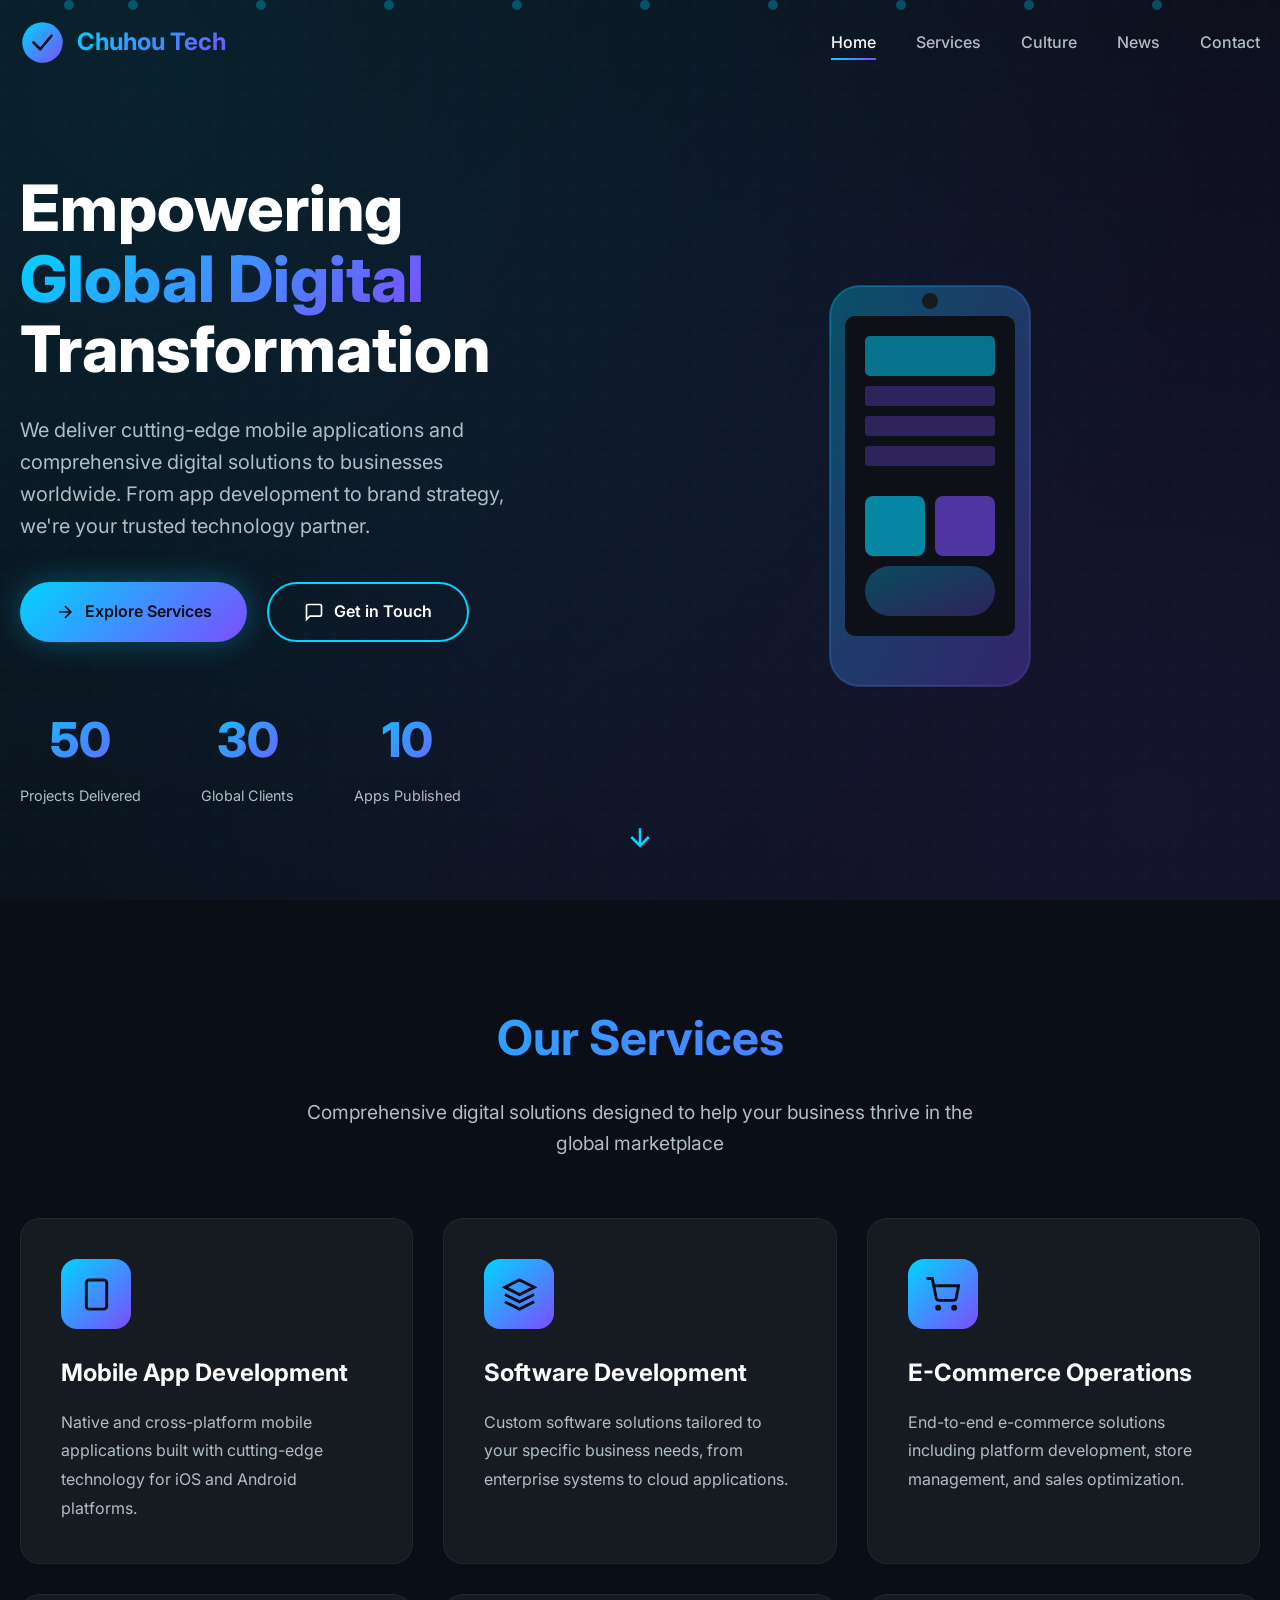
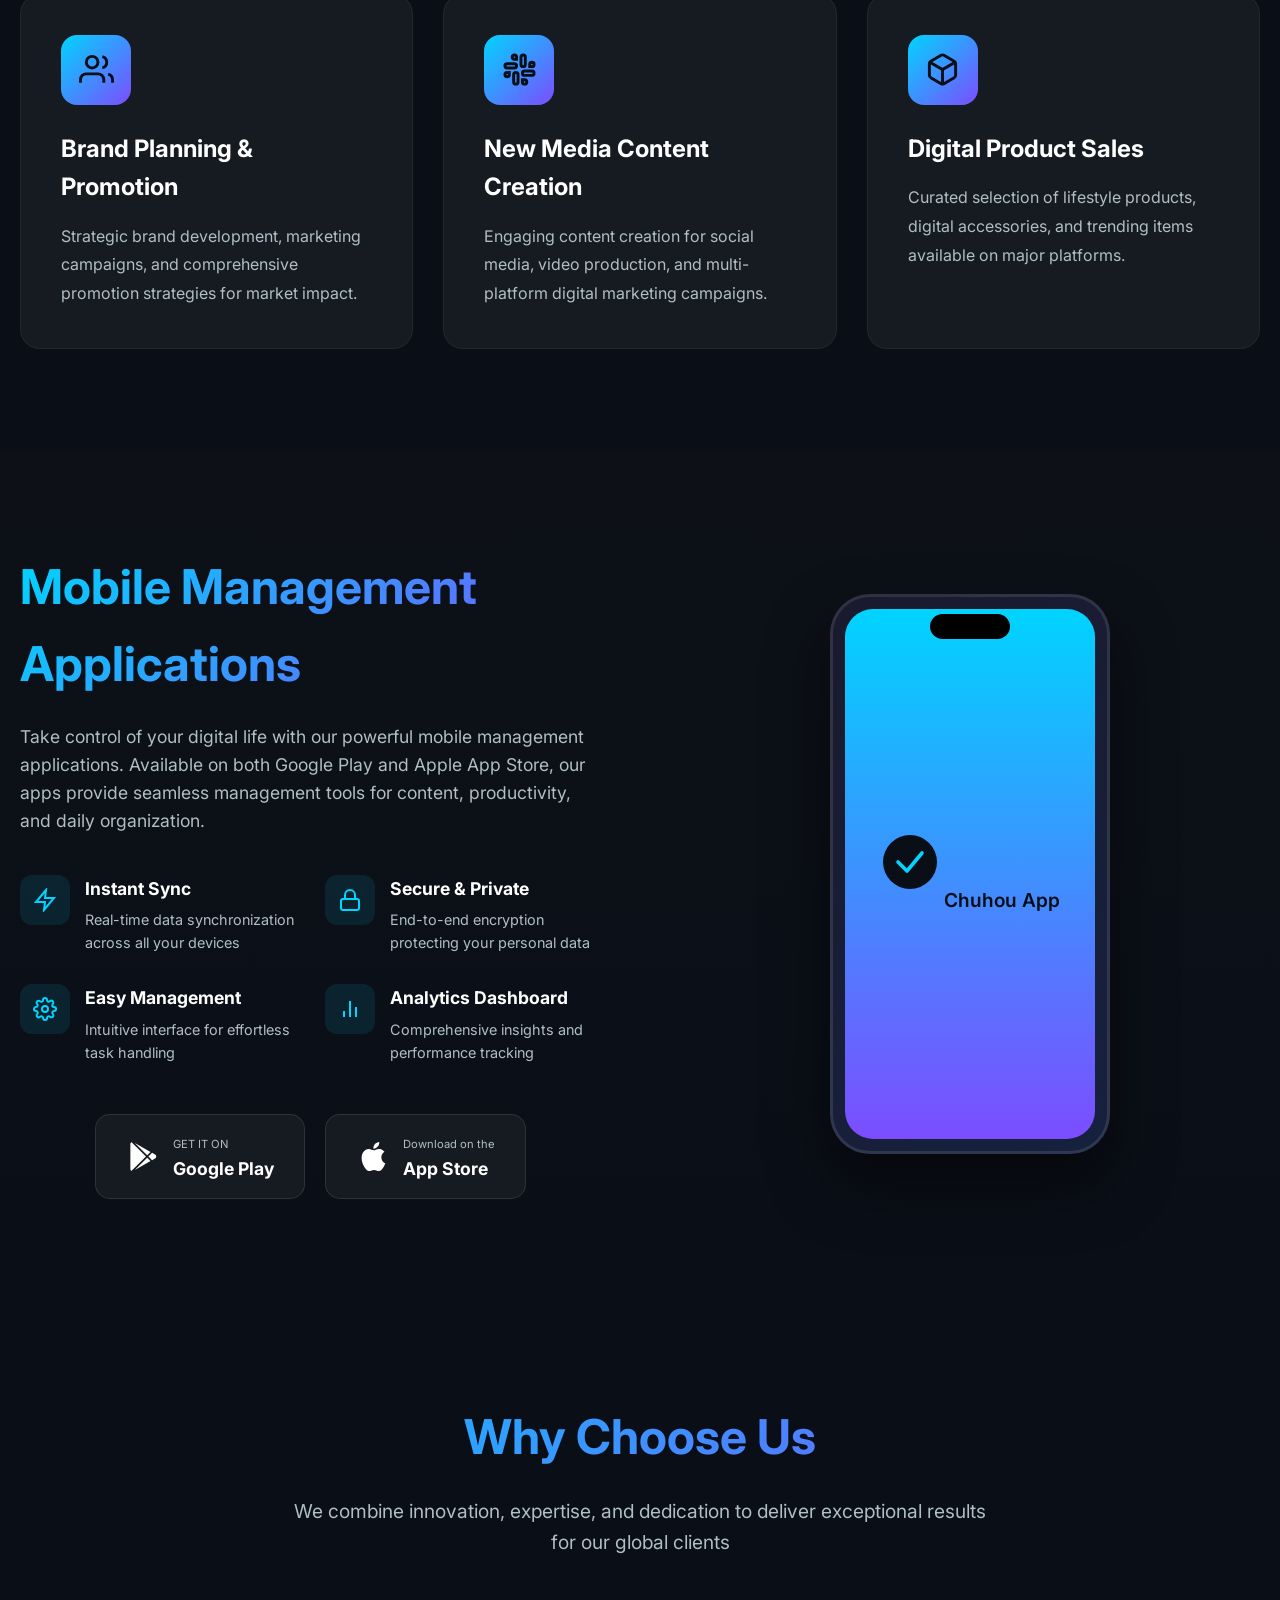
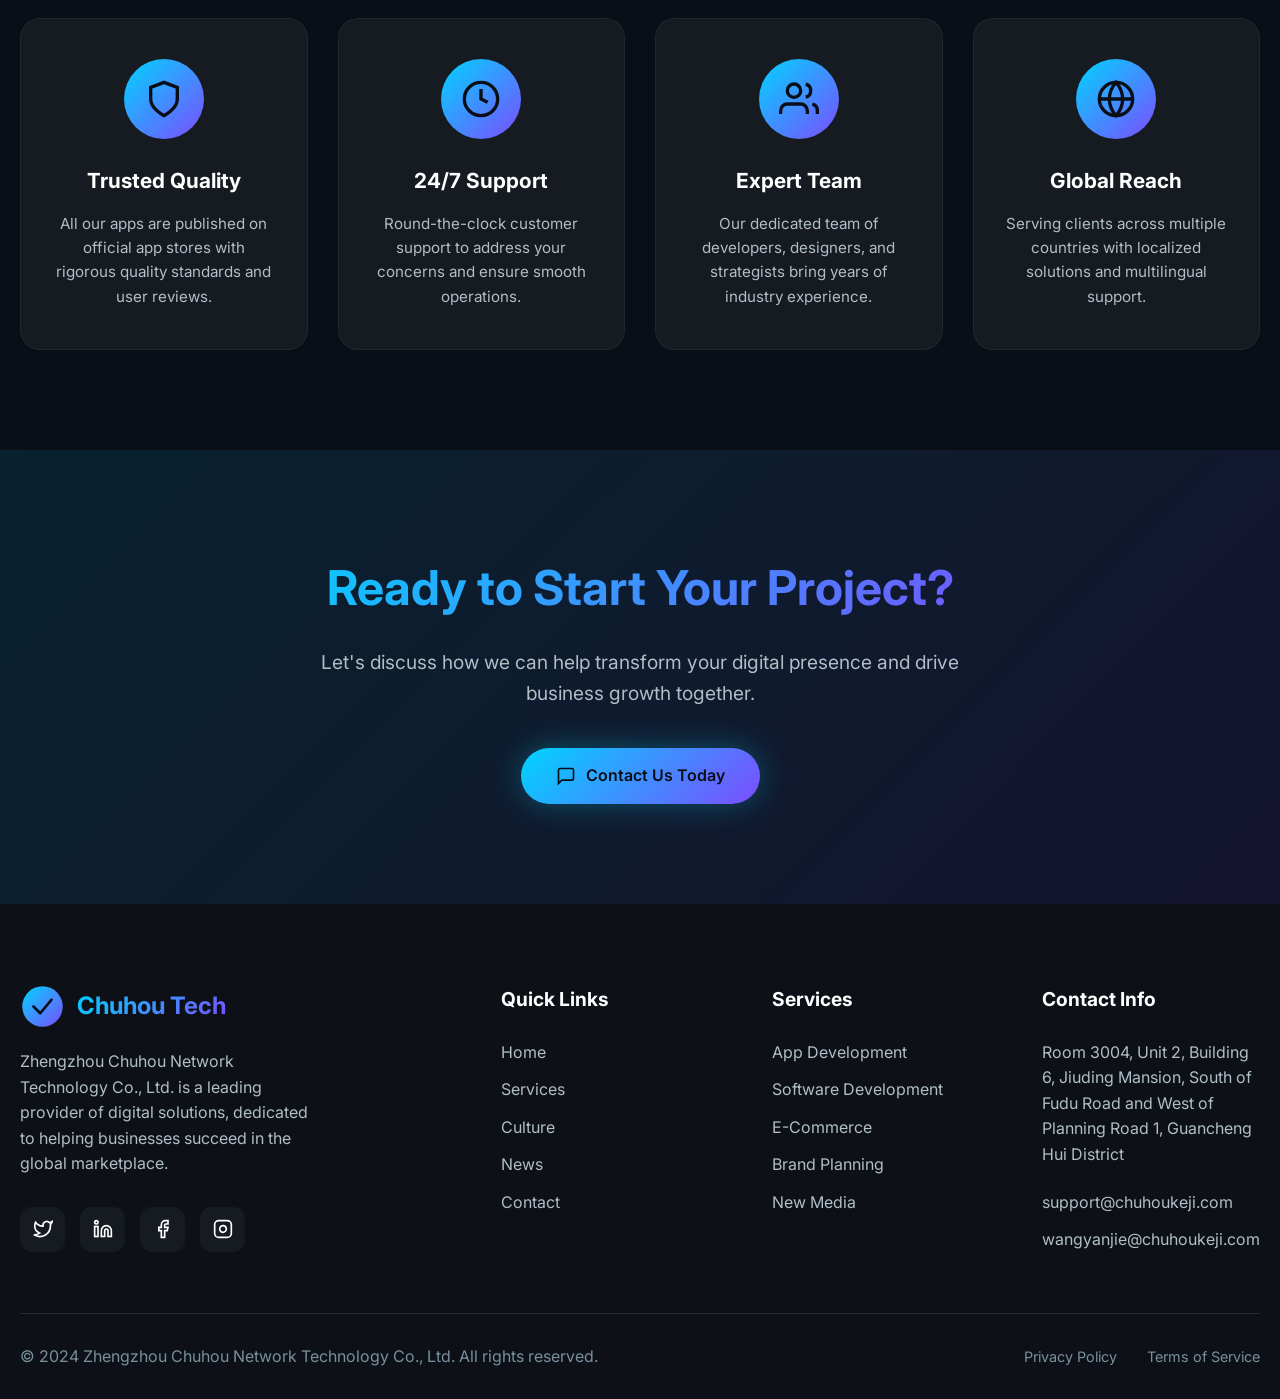
<file: index.html>
<!DOCTYPE html>
<html lang="en">
<head>
    <meta charset="UTF-8">
    <meta name="viewport" content="width=device-width, initial-scale=1.0">
    <meta http-equiv="X-UA-Compatible" content="IE=edge">
    
    <!-- SEO Meta Tags -->
    <title>Zhengzhou Chuhou Network Technology Co., Ltd. | Global Digital Solutions</title>
    <meta name="description" content="Zhengzhou Chuhou Network Technology Co., Ltd. provides comprehensive digital solutions including mobile app development, e-commerce operations, brand planning, and new media content creation for global markets.">
    <meta name="keywords" content="network technology, mobile app development, e-commerce, software development, brand planning, new media, digital solutions, app store optimization">
    <meta name="author" content="Zhengzhou Chuhou Network Technology Co., Ltd.">
    <meta name="robots" content="index, follow, max-image-preview:large, max-snippet:-1, max-video-preview:-1">
    
    <!-- Open Graph / Facebook -->
    <meta property="og:type" content="website">
    <meta property="og:url" content="https://chuhoukeji.com/">
    <meta property="og:title" content="Zhengzhou Chuhou Network Technology Co., Ltd. | Global Digital Solutions">
    <meta property="og:description" content="Comprehensive digital solutions provider serving global markets with innovative technology and creative services.">
    <meta property="og:image" content="https://chuhoukeji.com/images/og-image.png">
    <meta property="og:locale" content="en_US">
    <meta property="og:site_name" content="Chuhou Technology">
    
    <!-- Twitter -->
    <meta name="twitter:card" content="summary_large_image">
    <meta name="twitter:url" content="https://chuhoukeji.com/">
    <meta name="twitter:title" content="Zhengzhou Chuhou Network Technology Co., Ltd. | Global Digital Solutions">
    <meta name="twitter:description" content="Comprehensive digital solutions provider serving global markets with innovative technology and creative services.">
    <meta name="twitter:image" content="https://chuhoukeji.com/images/og-image.png">
    
    <!-- Canonical URL -->
    <link rel="canonical" href="https://chuhoukeji.com/">
    
    <!-- Favicon -->
    <link rel="icon" type="image/svg+xml" href="data:image/svg+xml,%3Csvg xmlns='http://www.w3.org/2000/svg' viewBox='0 0 100 100'%3E%3Cdefs%3E%3ClinearGradient id='g' x1='0%25' y1='0%25' x2='100%25' y2='100%25'%3E%3Cstop offset='0%25' stop-color='%2300d4ff'/%3E%3Cstop offset='100%25' stop-color='%237c4dff'/%3E%3C/linearGradient%3E%3C/defs%3E%3Ccircle cx='50' cy='50' r='45' fill='url(%23g)'/%3E%3Cpath d='M30 50 L45 65 L70 35' stroke='%230a0e17' stroke-width='6' fill='none' stroke-linecap='round' stroke-linejoin='round'/%3E%3C/svg%3E">
    
    <!-- Preconnect to external resources -->
    <link rel="preconnect" href="https://fonts.googleapis.com">
    <link rel="preconnect" href="https://fonts.gstatic.com" crossorigin>
    
    <!-- Google Fonts -->
    <link href="https://fonts.googleapis.com/css2?family=Inter:wght@300;400;500;600;700;800;900&display=swap" rel="stylesheet">
    
    <!-- Stylesheets -->
    <link rel="stylesheet" href="css/style.css">
    <link rel="stylesheet" href="css/animations.css">
    
    <!-- Structured Data -->
    <script type="application/ld+json">
    {
        "@context": "https://schema.org",
        "@type": "Organization",
        "name": "Zhengzhou Chuhou Network Technology Co., Ltd.",
        "url": "https://chuhoukeji.com",
        "logo": "https://chuhoukeji.com/images/logo.svg",
        "description": "Comprehensive digital solutions provider specializing in mobile app development, e-commerce operations, and new media content creation for global markets.",
        "address": {
            "@type": "PostalAddress",
            "streetAddress": "Room 3004, Unit 2, Building 6, Jiuding Mansion, South of Fudu Road and West of Planning Road 1, Guancheng Hui District",
            "addressLocality": "Zhengzhou",
            "addressCountry": "CN"
        },
        "contactPoint": {
            "@type": "ContactPoint",
            "email": "support@chuhoukeji.com",
            "contactType": "Customer Service"
        },
        "sameAs": [
            "https://play.google.com/store/apps/dev?id=chuhoukeji",
            "https://apps.apple.com/developer/chuhoukeji"
        ]
    }
    </script>
</head>
<body>
    <!-- Scroll Progress Bar -->
    <div class="scroll-progress" id="scrollProgress"></div>
    
    <!-- Navigation -->
    <nav class="navbar" id="navbar">
        <div class="container">
            <a href="index.html" class="logo">
                <svg viewBox="0 0 100 100" fill="none" xmlns="http://www.w3.org/2000/svg">
                    <defs>
                        <linearGradient id="logoGradient" x1="0%" y1="0%" x2="100%" y2="100%">
                            <stop offset="0%" stop-color="#00d4ff"/>
                            <stop offset="100%" stop-color="#7c4dff"/>
                        </linearGradient>
                    </defs>
                    <circle cx="50" cy="50" r="45" fill="url(#logoGradient)"/>
                    <path d="M30 50 L45 65 L70 35" stroke="#0a0e17" stroke-width="6" fill="none" stroke-linecap="round" stroke-linejoin="round"/>
                </svg>
                <span class="logo-text">Chuhou Tech</span>
            </a>
            
            <ul class="nav-menu" id="navMenu">
                <li><a href="index.html" class="nav-link active">Home</a></li>
                <li><a href="services.html" class="nav-link">Services</a></li>
                <li><a href="culture.html" class="nav-link">Culture</a></li>
                <li><a href="news.html" class="nav-link">News</a></li>
                <li><a href="contact.html" class="nav-link">Contact</a></li>
            </ul>
            
            <button class="nav-toggle" id="navToggle" aria-label="Toggle navigation">
                <span></span>
                <span></span>
                <span></span>
            </button>
        </div>
    </nav>
    
    <!-- Hero Section -->
    <section class="hero" id="hero">
        <div class="hero-bg"></div>
        
        <!-- Particles -->
        <div class="particles">
            <div class="particle"></div>
            <div class="particle"></div>
            <div class="particle"></div>
            <div class="particle"></div>
            <div class="particle"></div>
            <div class="particle"></div>
            <div class="particle"></div>
            <div class="particle"></div>
            <div class="particle"></div>
            <div class="particle"></div>
        </div>
        
        <div class="container">
            <div class="hero-content">
                <div class="hero-text">
                    <h1 class="reveal">
                        Empowering <span>Global Digital</span> Transformation
                    </h1>
                    <p class="reveal stagger-1">
                        We deliver cutting-edge mobile applications and comprehensive digital solutions to businesses worldwide. From app development to brand strategy, we're your trusted technology partner.
                    </p>
                    <div class="hero-buttons reveal stagger-2">
                        <a href="services.html" class="btn btn-primary">
                            <svg viewBox="0 0 24 24" fill="none" stroke="currentColor" stroke-width="2">
                                <path d="M5 12h14M12 5l7 7-7 7"/>
                            </svg>
                            Explore Services
                        </a>
                        <a href="contact.html" class="btn btn-secondary">
                            <svg viewBox="0 0 24 24" fill="none" stroke="currentColor" stroke-width="2">
                                <path d="M21 15a2 2 0 01-2 2H7l-4 4V5a2 2 0 012-2h14a2 2 0 012 2v10z"/>
                            </svg>
                            Get in Touch
                        </a>
                    </div>
                    
                    <div class="hero-stats reveal stagger-3">
                        <div class="stat-item">
                            <div class="stat-number" data-count="50">0</div>
                            <div class="stat-label">Projects Delivered</div>
                        </div>
                        <div class="stat-item">
                            <div class="stat-number" data-count="30">0</div>
                            <div class="stat-label">Global Clients</div>
                        </div>
                        <div class="stat-item">
                            <div class="stat-number" data-count="10">0</div>
                            <div class="stat-label">Apps Published</div>
                        </div>
                    </div>
                </div>
                
                <div class="hero-image reveal-right">
                    <div class="hero-image-main">
                        <svg viewBox="0 0 500 500" fill="none" xmlns="http://www.w3.org/2000/svg">
                            <defs>
                                <linearGradient id="phoneGradient" x1="0%" y1="0%" x2="100%" y2="100%">
                                    <stop offset="0%" stop-color="#00d4ff" stop-opacity="0.3"/>
                                    <stop offset="100%" stop-color="#7c4dff" stop-opacity="0.3"/>
                                </linearGradient>
                            </defs>
                            <rect x="150" y="50" width="200" height="400" rx="30" fill="url(#phoneGradient)" stroke="url(#phoneGradient)" stroke-width="2"/>
                            <rect x="165" y="80" width="170" height="320" rx="10" fill="#0d1117"/>
                            <circle cx="250" cy="65" r="8" fill="#161b22"/>
                            <rect x="185" y="100" width="130" height="40" rx="5" fill="#00d4ff" opacity="0.5"/>
                            <rect x="185" y="150" width="130" height="20" rx="3" fill="#7c4dff" opacity="0.3"/>
                            <rect x="185" y="180" width="130" height="20" rx="3" fill="#7c4dff" opacity="0.3"/>
                            <rect x="185" y="210" width="130" height="20" rx="3" fill="#7c4dff" opacity="0.3"/>
                            <rect x="185" y="260" width="60" height="60" rx="8" fill="#00d4ff" opacity="0.6"/>
                            <rect x="255" y="260" width="60" height="60" rx="8" fill="#7c4dff" opacity="0.6"/>
                            <rect x="185" y="330" width="130" height="50" rx="25" fill="url(#phoneGradient)"/>
                        </svg>
                    </div>
                </div>
            </div>
        </div>
        
        <div class="scroll-indicator">
            <svg viewBox="0 0 24 24" fill="none" stroke="currentColor" stroke-width="2">
                <path d="M12 5v14M19 12l-7 7-7-7"/>
            </svg>
        </div>
    </section>
    
    <!-- Services Overview Section -->
    <section class="section" id="services">
        <div class="container">
            <div class="section-header">
                <h2 class="section-title reveal">Our Services</h2>
                <p class="section-subtitle reveal stagger-1">
                    Comprehensive digital solutions designed to help your business thrive in the global marketplace
                </p>
            </div>
            
            <div class="services-grid">
                <div class="service-card reveal stagger-1">
                    <div class="service-icon">
                        <svg viewBox="0 0 24 24" fill="none" stroke="currentColor" stroke-width="2">
                            <rect x="5" y="2" width="14" height="20" rx="2"/>
                            <line x1="12" y1="18" x2="12" y2="18"/>
                        </svg>
                    </div>
                    <h3>Mobile App Development</h3>
                    <p>Native and cross-platform mobile applications built with cutting-edge technology for iOS and Android platforms.</p>
                </div>
                
                <div class="service-card reveal stagger-2">
                    <div class="service-icon">
                        <svg viewBox="0 0 24 24" fill="none" stroke="currentColor" stroke-width="2">
                            <path d="M12 2L2 7l10 5 10-5-10-5zM2 17l10 5 10-5M2 12l10 5 10-5"/>
                        </svg>
                    </div>
                    <h3>Software Development</h3>
                    <p>Custom software solutions tailored to your specific business needs, from enterprise systems to cloud applications.</p>
                </div>
                
                <div class="service-card reveal stagger-3">
                    <div class="service-icon">
                        <svg viewBox="0 0 24 24" fill="none" stroke="currentColor" stroke-width="2">
                            <circle cx="9" cy="21" r="1"/>
                            <circle cx="20" cy="21" r="1"/>
                            <path d="M1 1h4l2.68 13.39a2 2 0 002 1.61h9.72a2 2 0 002-1.61L23 6H6"/>
                        </svg>
                    </div>
                    <h3>E-Commerce Operations</h3>
                    <p>End-to-end e-commerce solutions including platform development, store management, and sales optimization.</p>
                </div>
                
                <div class="service-card reveal stagger-4">
                    <div class="service-icon">
                        <svg viewBox="0 0 24 24" fill="none" stroke="currentColor" stroke-width="2">
                            <path d="M17 21v-2a4 4 0 00-4-4H5a4 4 0 00-4 4v2"/>
                            <circle cx="9" cy="7" r="4"/>
                            <path d="M23 21v-2a4 4 0 00-3-3.87M16 3.13a4 4 0 010 7.75"/>
                        </svg>
                    </div>
                    <h3>Brand Planning & Promotion</h3>
                    <p>Strategic brand development, marketing campaigns, and comprehensive promotion strategies for market impact.</p>
                </div>
                
                <div class="service-card reveal stagger-5">
                    <div class="service-icon">
                        <svg viewBox="0 0 24 24" fill="none" stroke="currentColor" stroke-width="2">
                            <path d="M14.5 10c-.83 0-1.5-.67-1.5-1.5v-5c0-.83.67-1.5 1.5-1.5s1.5.67 1.5 1.5v5c0 .83-.67 1.5-1.5 1.5z"/>
                            <path d="M20.5 10H19V8.5c0-.83.67-1.5 1.5-1.5s1.5.67 1.5 1.5-.67 1.5-1.5 1.5z"/>
                            <path d="M9.5 14c.83 0 1.5.67 1.5 1.5v5c0 .83-.67 1.5-1.5 1.5S8 21.33 8 20.5v-5c0-.83.67-1.5 1.5-1.5z"/>
                            <path d="M3.5 14H5v1.5c0 .83-.67 1.5-1.5 1.5S2 16.33 2 15.5 2.67 14 3.5 14z"/>
                            <path d="M14 14.5c0-.83.67-1.5 1.5-1.5h5c.83 0 1.5.67 1.5 1.5s-.67 1.5-1.5 1.5h-5c-.83 0-1.5-.67-1.5-1.5z"/>
                            <path d="M15.5 19H14v1.5c0 .83.67 1.5 1.5 1.5s1.5-.67 1.5-1.5-.67-1.5-1.5-1.5z"/>
                            <path d="M10 9.5C10 8.67 9.33 8 8.5 8h-5C2.67 8 2 8.67 2 9.5S2.67 11 3.5 11h5c.83 0 1.5-.67 1.5-1.5z"/>
                            <path d="M8.5 5H10V3.5C10 2.67 9.33 2 8.5 2S7 2.67 7 3.5 7.67 5 8.5 5z"/>
                        </svg>
                    </div>
                    <h3>New Media Content Creation</h3>
                    <p>Engaging content creation for social media, video production, and multi-platform digital marketing campaigns.</p>
                </div>
                
                <div class="service-card reveal stagger-6">
                    <div class="service-icon">
                        <svg viewBox="0 0 24 24" fill="none" stroke="currentColor" stroke-width="2">
                            <path d="M21 16V8a2 2 0 00-1-1.73l-7-4a2 2 0 00-2 0l-7 4A2 2 0 003 8v8a2 2 0 001 1.73l7 4a2 2 0 002 0l7-4A2 2 0 0021 16z"/>
                            <polyline points="3.27 6.96 12 12.01 20.73 6.96"/>
                            <line x1="12" y1="22.08" x2="12" y2="12"/>
                        </svg>
                    </div>
                    <h3>Digital Product Sales</h3>
                    <p>Curated selection of lifestyle products, digital accessories, and trending items available on major platforms.</p>
                </div>
            </div>
        </div>
    </section>
    
    <!-- Mobile App Section -->
    <section class="section mobile-app-section" id="mobile-app">
        <div class="container">
            <div class="mobile-app-content">
                <div class="reveal-left">
                    <h2 class="section-title" style="text-align: left;">Mobile Management Applications</h2>
                    <p style="color: var(--text-secondary); font-size: 1.1rem; margin-bottom: 30px;">
                        Take control of your digital life with our powerful mobile management applications. Available on both Google Play and Apple App Store, our apps provide seamless management tools for content, productivity, and daily organization.
                    </p>
                    
                    <div class="mobile-app-features">
                        <div class="feature-item">
                            <div class="feature-icon">
                                <svg viewBox="0 0 24 24" fill="none" stroke="currentColor" stroke-width="2">
                                    <path d="M13 2L3 14h9l-1 8 10-12h-9l1-8z"/>
                                </svg>
                            </div>
                            <div class="feature-text">
                                <h4>Instant Sync</h4>
                                <p>Real-time data synchronization across all your devices</p>
                            </div>
                        </div>
                        
                        <div class="feature-item">
                            <div class="feature-icon">
                                <svg viewBox="0 0 24 24" fill="none" stroke="currentColor" stroke-width="2">
                                    <rect x="3" y="11" width="18" height="11" rx="2" ry="2"/>
                                    <path d="M7 11V7a5 5 0 0110 0v4"/>
                                </svg>
                            </div>
                            <div class="feature-text">
                                <h4>Secure & Private</h4>
                                <p>End-to-end encryption protecting your personal data</p>
                            </div>
                        </div>
                        
                        <div class="feature-item">
                            <div class="feature-icon">
                                <svg viewBox="0 0 24 24" fill="none" stroke="currentColor" stroke-width="2">
                                    <circle cx="12" cy="12" r="3"/>
                                    <path d="M19.4 15a1.65 1.65 0 00.33 1.82l.06.06a2 2 0 010 2.83 2 2 0 01-2.83 0l-.06-.06a1.65 1.65 0 00-1.82-.33 1.65 1.65 0 00-1 1.51V21a2 2 0 01-2 2 2 2 0 01-2-2v-.09A1.65 1.65 0 009 19.4a1.65 1.65 0 00-1.82.33l-.06.06a2 2 0 01-2.83 0 2 2 0 010-2.83l.06-.06a1.65 1.65 0 00.33-1.82 1.65 1.65 0 00-1.51-1H3a2 2 0 01-2-2 2 2 0 012-2h.09A1.65 1.65 0 004.6 9a1.65 1.65 0 00-.33-1.82l-.06-.06a2 2 0 010-2.83 2 2 0 012.83 0l.06.06a1.65 1.65 0 001.82.33H9a1.65 1.65 0 001-1.51V3a2 2 0 012-2 2 2 0 012 2v.09a1.65 1.65 0 001 1.51 1.65 1.65 0 001.82-.33l.06-.06a2 2 0 012.83 0 2 2 0 010 2.83l-.06.06a1.65 1.65 0 00-.33 1.82V9a1.65 1.65 0 001.51 1H21a2 2 0 012 2 2 2 0 01-2 2h-.09a1.65 1.65 0 00-1.51 1z"/>
                                </svg>
                            </div>
                            <div class="feature-text">
                                <h4>Easy Management</h4>
                                <p>Intuitive interface for effortless task handling</p>
                            </div>
                        </div>
                        
                        <div class="feature-item">
                            <div class="feature-icon">
                                <svg viewBox="0 0 24 24" fill="none" stroke="currentColor" stroke-width="2">
                                    <path d="M18 20V10M12 20V4M6 20v-6"/>
                                </svg>
                            </div>
                            <div class="feature-text">
                                <h4>Analytics Dashboard</h4>
                                <p>Comprehensive insights and performance tracking</p>
                            </div>
                        </div>
                    </div>
                    
                    <div class="app-stores">
                        <a href="https://play.google.com/store" target="_blank" rel="noopener" class="store-badge hover-lift">
                            <svg viewBox="0 0 24 24" fill="currentColor">
                                <path d="M3,20.5V3.5C3,2.91 3.34,2.39 3.84,2.15L13.69,12L3.84,21.85C3.34,21.6 3,21.09 3,20.5M16.81,15.12L6.05,21.34L14.54,12.85L16.81,15.12M20.16,10.81C20.5,11.08 20.75,11.5 20.75,12C20.75,12.5 20.53,12.9 20.18,13.18L17.89,14.5L15.39,12L17.89,9.5L20.16,10.81M6.05,2.66L16.81,8.88L14.54,11.15L6.05,2.66Z"/>
                            </svg>
                            <div class="store-badge-text">
                                <span>GET IT ON</span>
                                <strong>Google Play</strong>
                            </div>
                        </a>
                        
                        <a href="https://apps.apple.com" target="_blank" rel="noopener" class="store-badge hover-lift">
                            <svg viewBox="0 0 24 24" fill="currentColor">
                                <path d="M18.71,19.5C17.88,20.74 17,21.95 15.66,21.97C14.32,22 13.89,21.18 12.37,21.18C10.84,21.18 10.37,21.95 9.1,22C7.79,22.05 6.8,20.68 5.96,19.47C4.25,17 2.94,12.45 4.7,9.39C5.57,7.87 7.13,6.91 8.82,6.88C10.1,6.86 11.32,7.75 12.11,7.75C12.89,7.75 14.37,6.68 15.92,6.84C16.57,6.87 18.39,7.1 19.56,8.82C19.47,8.88 17.39,10.1 17.41,12.63C17.44,15.65 20.06,16.66 20.09,16.67C20.06,16.74 19.67,18.11 18.71,19.5M13,3.5C13.73,2.67 14.94,2.04 15.94,2C16.07,3.17 15.6,4.35 14.9,5.19C14.21,6.04 13.07,6.7 11.95,6.61C11.8,5.46 12.36,4.26 13,3.5Z"/>
                            </svg>
                            <div class="store-badge-text">
                                <span>Download on the</span>
                                <strong>App Store</strong>
                            </div>
                        </a>
                    </div>
                </div>
                
                <div class="app-showcase reveal-right">
                    <div class="app-phone morph">
                        <div class="app-screen">
                            <div class="app-screen-content">
                                <svg viewBox="0 0 100 100" fill="none" xmlns="http://www.w3.org/2000/svg">
                                    <circle cx="50" cy="50" r="45" fill="#0a0e17"/>
                                    <path d="M30 50 L45 65 L70 35" stroke="#00d4ff" stroke-width="6" fill="none" stroke-linecap="round" stroke-linejoin="round"/>
                                </svg>
                                <span>Chuhou App</span>
                            </div>
                        </div>
                    </div>
                </div>
            </div>
        </div>
    </section>
    
    <!-- Why Choose Us Section -->
    <section class="section" id="why-us">
        <div class="container">
            <div class="section-header">
                <h2 class="section-title reveal">Why Choose Us</h2>
                <p class="section-subtitle reveal stagger-1">
                    We combine innovation, expertise, and dedication to deliver exceptional results for our global clients
                </p>
            </div>
            
            <div class="about-grid">
                <div class="about-card reveal stagger-1">
                    <div class="about-icon">
                        <svg viewBox="0 0 24 24" fill="none" stroke="currentColor" stroke-width="2">
                            <path d="M12 22s8-4 8-10V5l-8-3-8 3v7c0 6 8 10 8 10z"/>
                        </svg>
                    </div>
                    <h3>Trusted Quality</h3>
                    <p>All our apps are published on official app stores with rigorous quality standards and user reviews.</p>
                </div>
                
                <div class="about-card reveal stagger-2">
                    <div class="about-icon">
                        <svg viewBox="0 0 24 24" fill="none" stroke="currentColor" stroke-width="2">
                            <circle cx="12" cy="12" r="10"/>
                            <polyline points="12 6 12 12 16 14"/>
                        </svg>
                    </div>
                    <h3>24/7 Support</h3>
                    <p>Round-the-clock customer support to address your concerns and ensure smooth operations.</p>
                </div>
                
                <div class="about-card reveal stagger-3">
                    <div class="about-icon">
                        <svg viewBox="0 0 24 24" fill="none" stroke="currentColor" stroke-width="2">
                            <path d="M17 21v-2a4 4 0 00-4-4H5a4 4 0 00-4 4v2"/>
                            <circle cx="9" cy="7" r="4"/>
                            <path d="M23 21v-2a4 4 0 00-3-3.87M16 3.13a4 4 0 010 7.75"/>
                        </svg>
                    </div>
                    <h3>Expert Team</h3>
                    <p>Our dedicated team of developers, designers, and strategists bring years of industry experience.</p>
                </div>
                
                <div class="about-card reveal stagger-4">
                    <div class="about-icon">
                        <svg viewBox="0 0 24 24" fill="none" stroke="currentColor" stroke-width="2">
                            <circle cx="12" cy="12" r="10"/>
                            <line x1="2" y1="12" x2="22" y2="12"/>
                            <path d="M12 2a15.3 15.3 0 014 10 15.3 15.3 0 01-4 10 15.3 15.3 0 01-4-10 15.3 15.3 0 014-10z"/>
                        </svg>
                    </div>
                    <h3>Global Reach</h3>
                    <p>Serving clients across multiple countries with localized solutions and multilingual support.</p>
                </div>
            </div>
        </div>
    </section>
    
    <!-- Call to Action Section -->
    <section class="section" style="background: linear-gradient(135deg, rgba(0, 212, 255, 0.1) 0%, rgba(124, 77, 255, 0.1) 100%);">
        <div class="container">
            <div style="text-align: center; max-width: 800px; margin: 0 auto;">
                <h2 class="section-title reveal">Ready to Start Your Project?</h2>
                <p class="section-subtitle reveal stagger-1">
                    Let's discuss how we can help transform your digital presence and drive business growth together.
                </p>
                <div class="reveal stagger-2" style="margin-top: 40px;">
                    <a href="contact.html" class="btn btn-primary hover-glow">
                        <svg viewBox="0 0 24 24" fill="none" stroke="currentColor" stroke-width="2">
                            <path d="M21 15a2 2 0 01-2 2H7l-4 4V5a2 2 0 012-2h14a2 2 0 012 2v10z"/>
                        </svg>
                        Contact Us Today
                    </a>
                </div>
            </div>
        </div>
    </section>
    
    <!-- Footer -->
    <footer class="footer">
        <div class="container">
            <div class="footer-grid">
                <div class="footer-brand">
                    <a href="index.html" class="logo">
                        <svg viewBox="0 0 100 100" width="45" height="45" fill="none" xmlns="http://www.w3.org/2000/svg">
                            <defs>
                                <linearGradient id="footerLogoGradient" x1="0%" y1="0%" x2="100%" y2="100%">
                                    <stop offset="0%" stop-color="#00d4ff"/>
                                    <stop offset="100%" stop-color="#7c4dff"/>
                                </linearGradient>
                            </defs>
                            <circle cx="50" cy="50" r="45" fill="url(#footerLogoGradient)"/>
                            <path d="M30 50 L45 65 L70 35" stroke="#0a0e17" stroke-width="6" fill="none" stroke-linecap="round" stroke-linejoin="round"/>
                        </svg>
                        <span class="logo-text">Chuhou Tech</span>
                    </a>
                    <p>Zhengzhou Chuhou Network Technology Co., Ltd. is a leading provider of digital solutions, dedicated to helping businesses succeed in the global marketplace.</p>
                    <div class="footer-social">
                        <a href="#" class="social-link" aria-label="Twitter">
                            <svg viewBox="0 0 24 24" fill="none" stroke="currentColor" stroke-width="2">
                                <path d="M23 3a10.9 10.9 0 01-3.14 1.53 4.48 4.48 0 00-7.86 3v1A10.66 10.66 0 013 4s-4 9 5 13a11.64 11.64 0 01-7 2c9 5 20 0 20-11.5a4.5 4.5 0 00-.08-.83A7.72 7.72 0 0023 3z"/>
                            </svg>
                        </a>
                        <a href="#" class="social-link" aria-label="LinkedIn">
                            <svg viewBox="0 0 24 24" fill="none" stroke="currentColor" stroke-width="2">
                                <path d="M16 8a6 6 0 016 6v7h-4v-7a2 2 0 00-2-2 2 2 0 00-2 2v7h-4v-7a6 6 0 016-6z"/>
                                <rect x="2" y="9" width="4" height="12"/>
                                <circle cx="4" cy="4" r="2"/>
                            </svg>
                        </a>
                        <a href="#" class="social-link" aria-label="Facebook">
                            <svg viewBox="0 0 24 24" fill="none" stroke="currentColor" stroke-width="2">
                                <path d="M18 2h-3a5 5 0 00-5 5v3H7v4h3v8h4v-8h3l1-4h-4V7a1 1 0 011-1h3z"/>
                            </svg>
                        </a>
                        <a href="#" class="social-link" aria-label="Instagram">
                            <svg viewBox="0 0 24 24" fill="none" stroke="currentColor" stroke-width="2">
                                <rect x="2" y="2" width="20" height="20" rx="5" ry="5"/>
                                <path d="M16 11.37A4 4 0 1112.63 8 4 4 0 0116 11.37zM17.5 6.5h.01"/>
                            </svg>
                        </a>
                    </div>
                </div>
                
                <div class="footer-column">
                    <h4>Quick Links</h4>
                    <div class="footer-links">
                        <a href="index.html">Home</a>
                        <a href="services.html">Services</a>
                        <a href="culture.html">Culture</a>
                        <a href="news.html">News</a>
                        <a href="contact.html">Contact</a>
                    </div>
                </div>
                
                <div class="footer-column">
                    <h4>Services</h4>
                    <div class="footer-links">
                        <a href="services.html">App Development</a>
                        <a href="services.html">Software Development</a>
                        <a href="services.html">E-Commerce</a>
                        <a href="services.html">Brand Planning</a>
                        <a href="services.html">New Media</a>
                    </div>
                </div>
                
                <div class="footer-column">
                    <h4>Contact Info</h4>
                    <div class="footer-links">
                        <p style="color: var(--text-secondary); margin-bottom: 10px;">
                            Room 3004, Unit 2, Building 6, Jiuding Mansion, South of Fudu Road and West of Planning Road 1, Guancheng Hui District
                        </p>
                        <a href="mailto:support@chuhoukeji.com">support@chuhoukeji.com</a>
                        <a href="mailto:wangyanjie@chuhoukeji.com">wangyanjie@chuhoukeji.com</a>
                    </div>
                </div>
            </div>
            
            <div class="footer-bottom">
                <p>&copy; 2024 Zhengzhou Chuhou Network Technology Co., Ltd. All rights reserved.</p>
                <div class="footer-legal">
                    <a href="privacy.html">Privacy Policy</a>
                    <a href="terms.html">Terms of Service</a>
                </div>
            </div>
        </div>
    </footer>
    
    <!-- JavaScript -->
    <script src="js/main.js"></script>
</body>
</html>
</file>
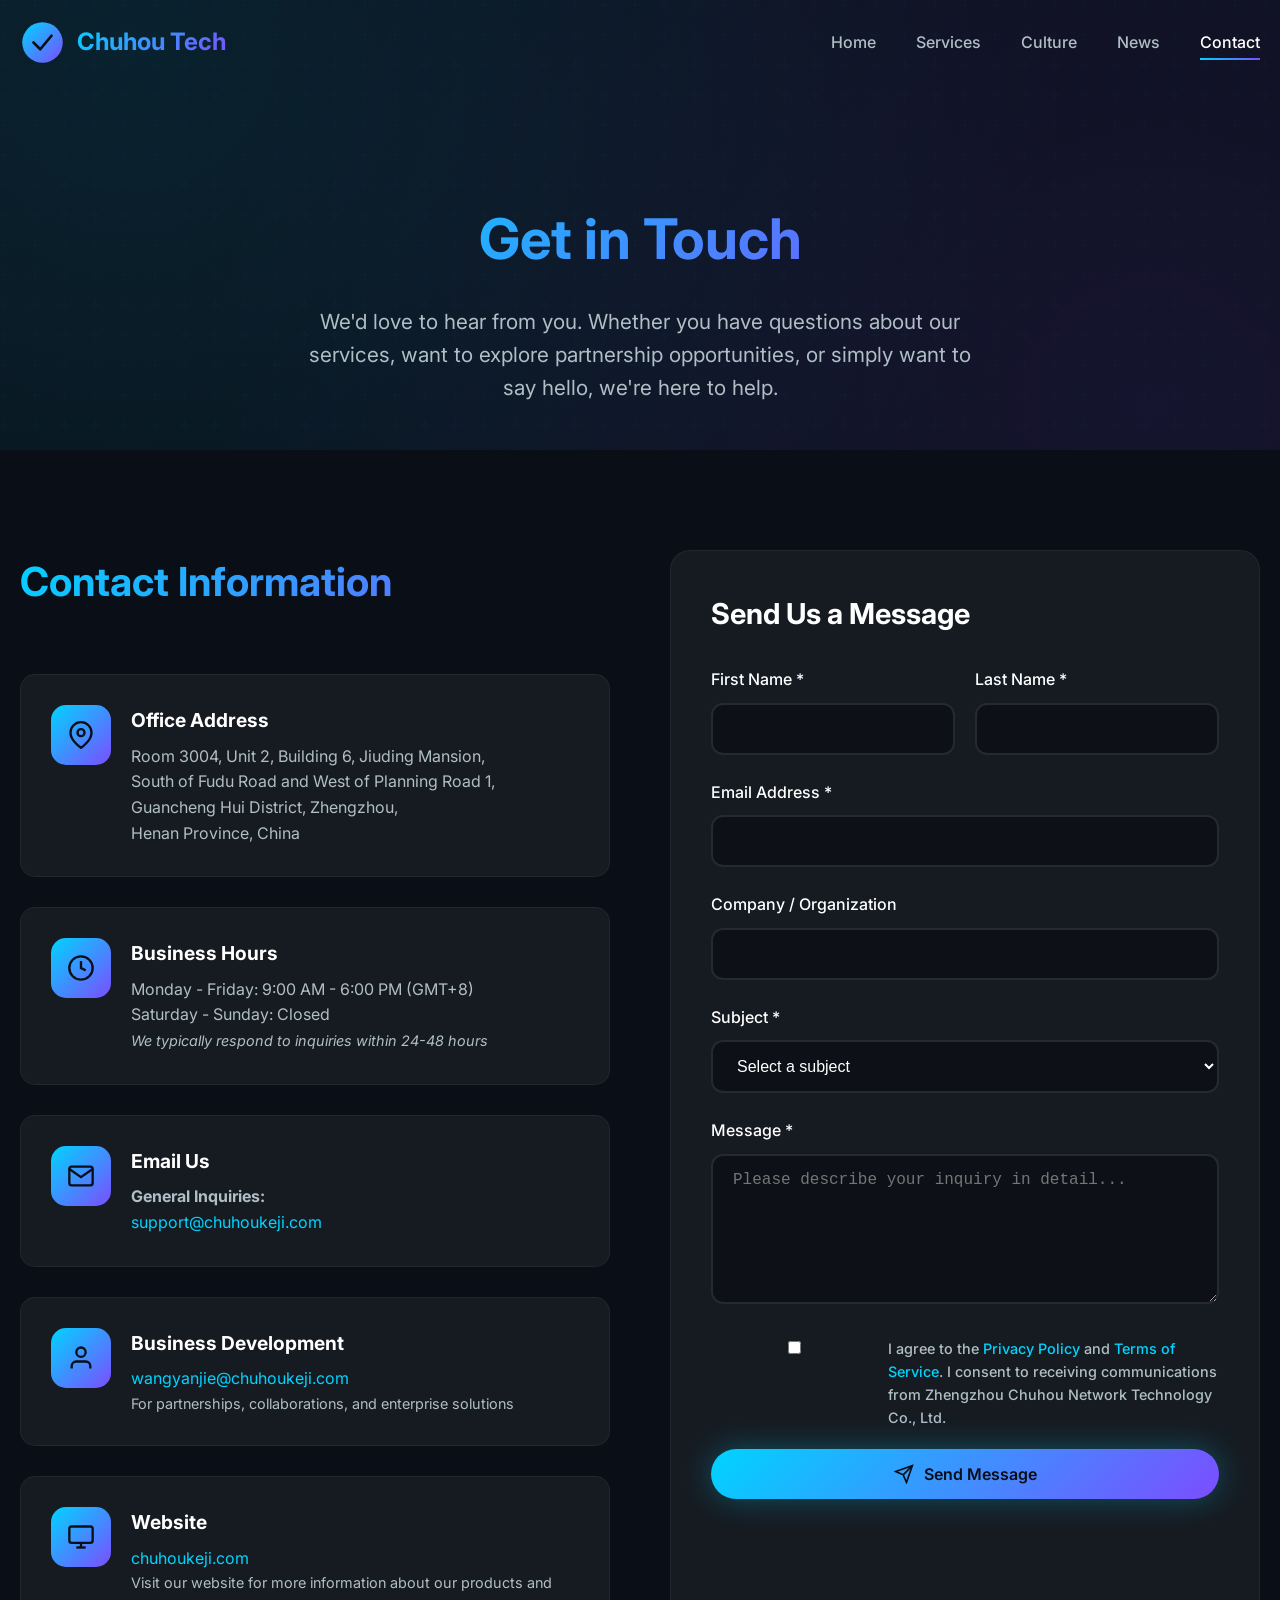
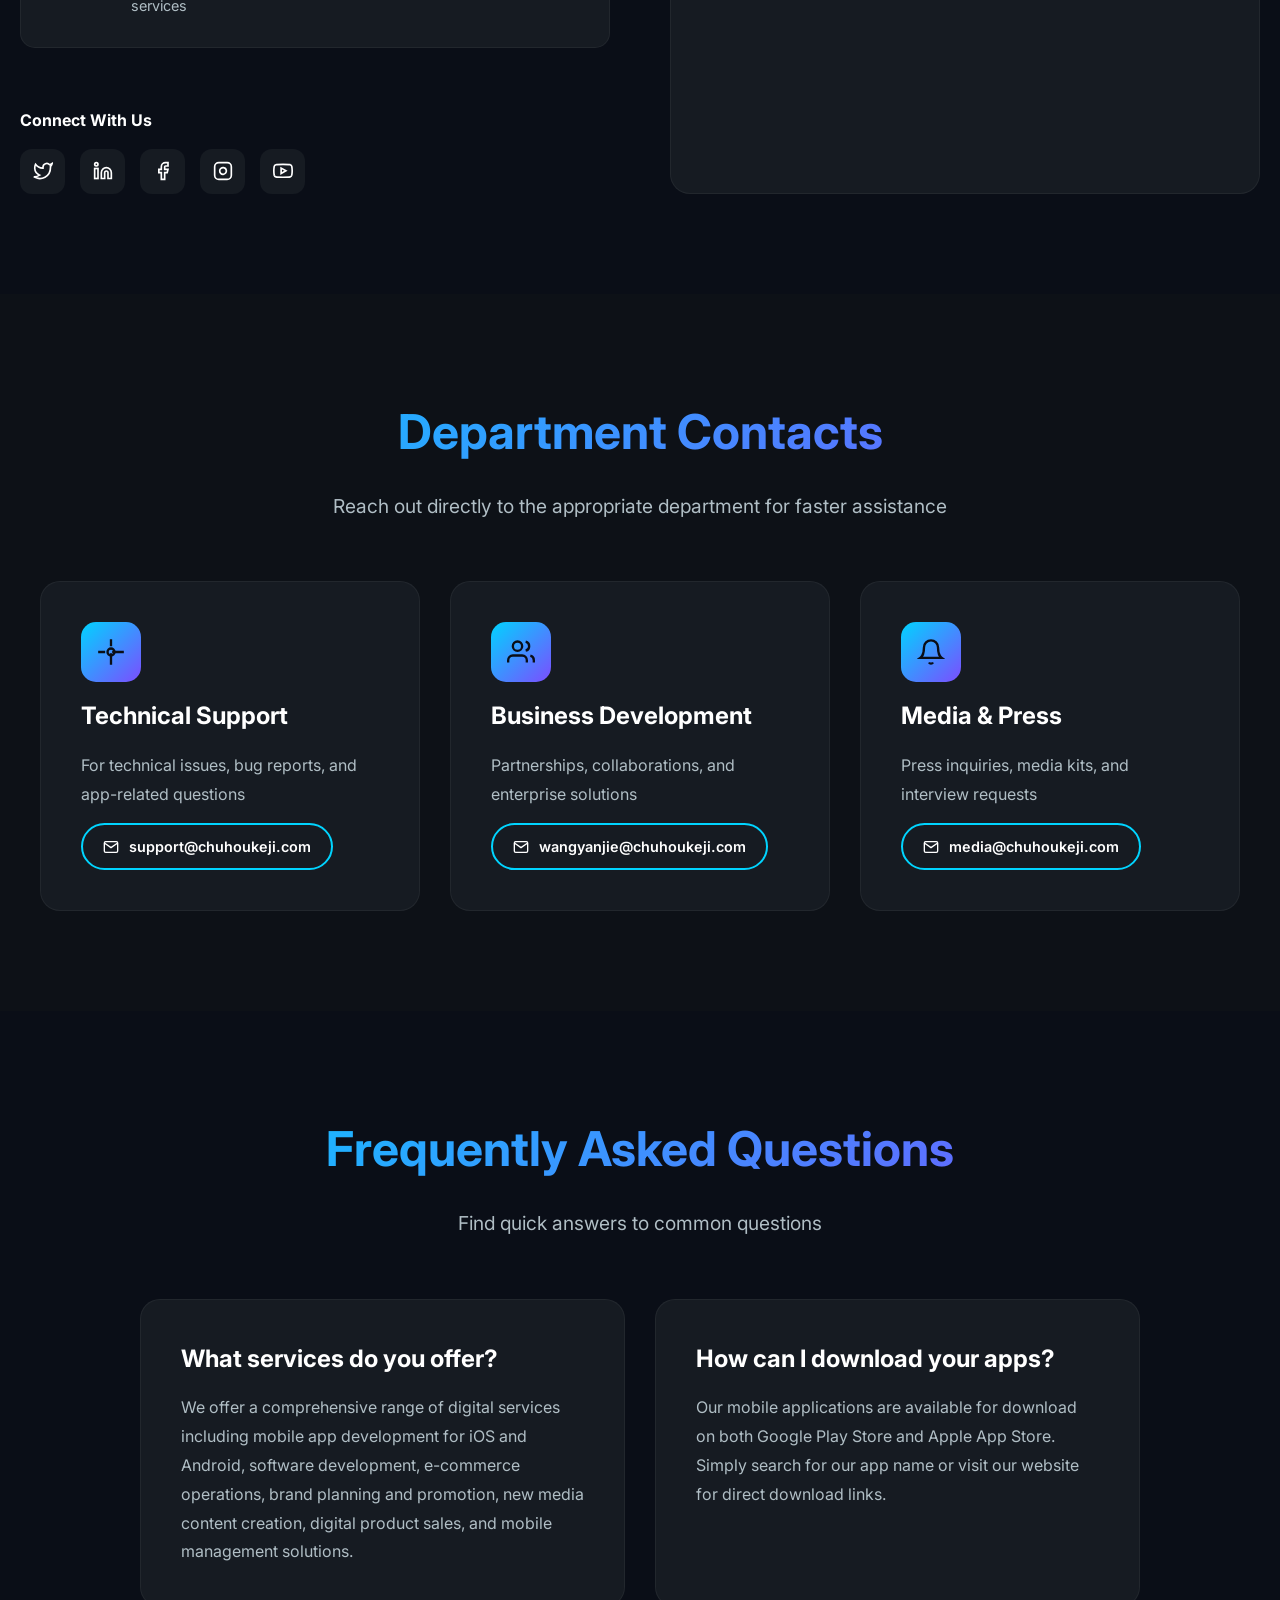
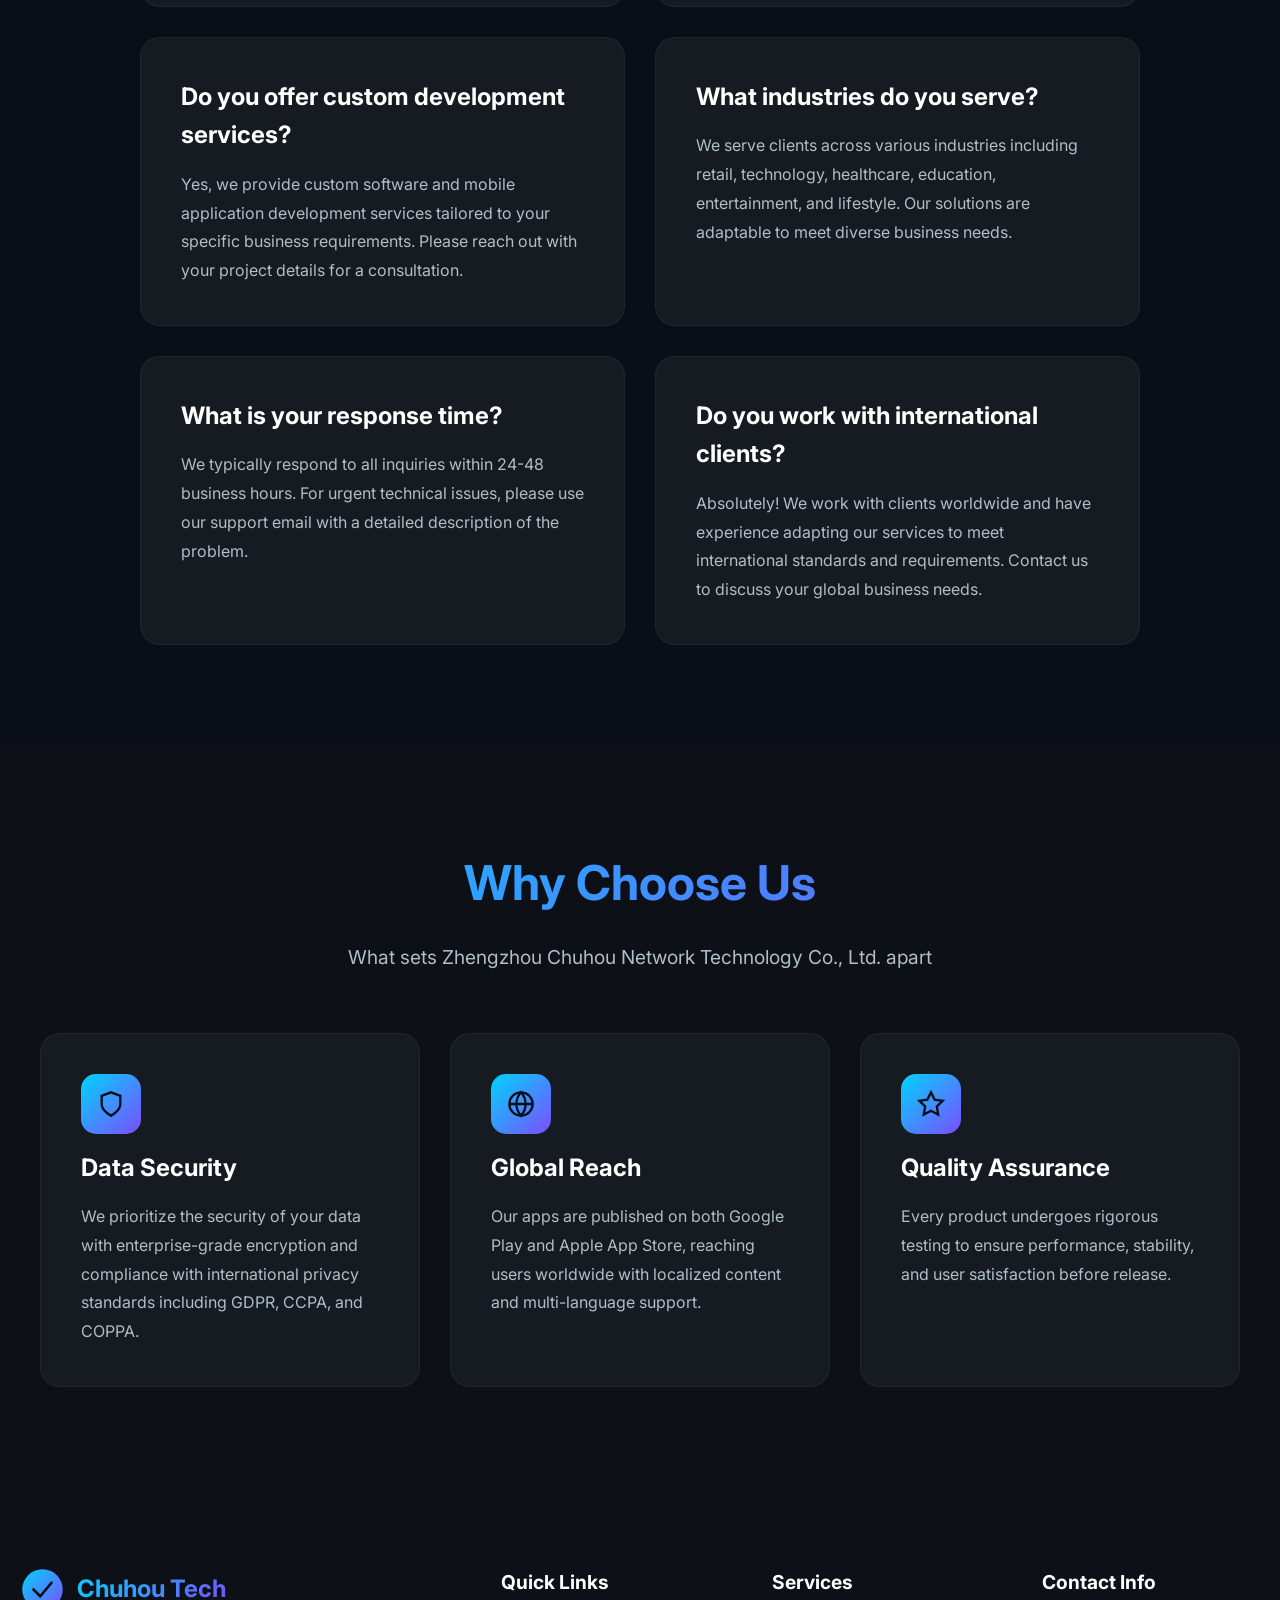
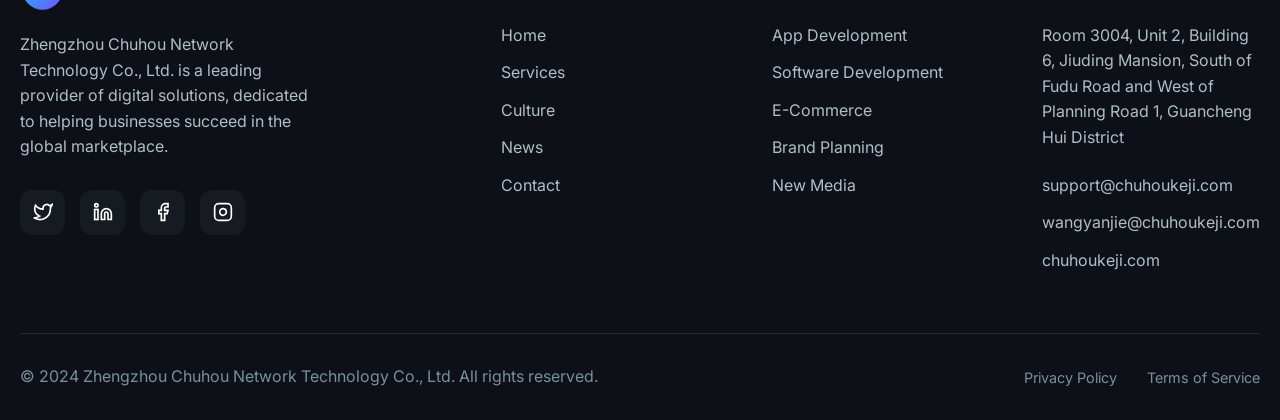
<file: contact.html>
<!DOCTYPE html>
<html lang="en">
<head>
    <meta charset="UTF-8">
    <meta name="viewport" content="width=device-width, initial-scale=1.0">
    <meta http-equiv="X-UA-Compatible" content="IE=edge">
    <title>Contact Us | Zhengzhou Chuhou Network Technology Co., Ltd.</title>
    <meta name="description" content="Get in touch with Zhengzhou Chuhou Network Technology Co., Ltd. Contact us for inquiries about our digital services, mobile apps, e-commerce solutions, and partnership opportunities.">
    <meta name="keywords" content="contact Chuhou technology, network technology contact, app development inquiry, e-commerce consultation, business cooperation">
    <meta name="author" content="Zhengzhou Chuhou Network Technology Co., Ltd.">
    <meta name="robots" content="index, follow">
    <link rel="canonical" href="https://chuhoukeji.com/contact.html">
    <link rel="icon" type="image/svg+xml" href="data:image/svg+xml,%3Csvg xmlns='http://www.w3.org/2000/svg' viewBox='0 0 100 100'%3E%3Cdefs%3E%3ClinearGradient id='g' x1='0%25' y1='0%25' x2='100%25' y2='100%25'%3E%3Cstop offset='0%25' stop-color='%2300d4ff'/%3E%3Cstop offset='100%25' stop-color='%237c4dff'/%3E%3C/linearGradient%3E%3C/defs%3E%3Ccircle cx='50' cy='50' r='45' fill='url(%23g)'/%3E%3Cpath d='M30 50 L45 65 L70 35' stroke='%230a0e17' stroke-width='6' fill='none' stroke-linecap='round' stroke-linejoin='round'/%3E%3C/svg%3E">
    <link rel="preconnect" href="https://fonts.googleapis.com">
    <link rel="preconnect" href="https://fonts.gstatic.com" crossorigin>
    <link href="https://fonts.googleapis.com/css2?family=Inter:wght@300;400;500;600;700;800;900&display=swap" rel="stylesheet">
    <link rel="stylesheet" href="css/style.css">
    <link rel="stylesheet" href="css/animations.css">
</head>
<body>
    <div class="scroll-progress" id="scrollProgress"></div>
    
    <nav class="navbar" id="navbar">
        <div class="container">
            <a href="index.html" class="logo">
                <svg viewBox="0 0 100 100" fill="none" xmlns="http://www.w3.org/2000/svg">
                    <defs>
                        <linearGradient id="logoGradient" x1="0%" y1="0%" x2="100%" y2="100%">
                            <stop offset="0%" stop-color="#00d4ff"/>
                            <stop offset="100%" stop-color="#7c4dff"/>
                        </linearGradient>
                    </defs>
                    <circle cx="50" cy="50" r="45" fill="url(#logoGradient)"/>
                    <path d="M30 50 L45 65 L70 35" stroke="#0a0e17" stroke-width="6" fill="none" stroke-linecap="round" stroke-linejoin="round"/>
                </svg>
                <span class="logo-text">Chuhou Tech</span>
            </a>
            
            <ul class="nav-menu" id="navMenu">
                <li><a href="index.html" class="nav-link">Home</a></li>
                <li><a href="services.html" class="nav-link">Services</a></li>
                <li><a href="culture.html" class="nav-link">Culture</a></li>
                <li><a href="news.html" class="nav-link">News</a></li>
                <li><a href="contact.html" class="nav-link active">Contact</a></li>
            </ul>
            
            <button class="nav-toggle" id="navToggle" aria-label="Toggle navigation">
                <span></span>
                <span></span>
                <span></span>
            </button>
        </div>
    </nav>
    
    <section class="hero" style="min-height: 50vh; padding-top: 150px;">
        <div class="hero-bg"></div>
        <div class="container">
            <div style="text-align: center; max-width: 900px; margin: 0 auto;">
                <h1 class="section-title reveal" style="font-size: 3.5rem; margin-bottom: 20px;">Get in Touch</h1>
                <p class="section-subtitle reveal stagger-1" style="font-size: 1.3rem;">
                    We'd love to hear from you. Whether you have questions about our services, want to explore partnership opportunities, or simply want to say hello, we're here to help.
                </p>
            </div>
        </div>
    </section>
    
    <section class="section" id="contact-section">
        <div class="container">
            <div class="contact-grid">
                <div class="contact-info">
                    <h2 class="section-title reveal" style="text-align: left; font-size: 2.5rem; margin-bottom: 30px;">Contact Information</h2>
                    
                    <div class="contact-item reveal stagger-1">
                        <div class="contact-icon">
                            <svg viewBox="0 0 24 24" fill="none" stroke="currentColor" stroke-width="2">
                                <path d="M21 10c0 7-9 13-9 13s-9-6-9-13a9 9 0 0118 0z"/>
                                <circle cx="12" cy="10" r="3"/>
                            </svg>
                        </div>
                        <div>
                            <h4>Office Address</h4>
                            <p>Room 3004, Unit 2, Building 6, Jiuding Mansion,<br>
                            South of Fudu Road and West of Planning Road 1,<br>
                            Guancheng Hui District, Zhengzhou,<br>
                            Henan Province, China</p>
                        </div>
                    </div>
                    
                    <div class="contact-item reveal stagger-2">
                        <div class="contact-icon">
                            <svg viewBox="0 0 24 24" fill="none" stroke="currentColor" stroke-width="2">
                                <circle cx="12" cy="12" r="10"/>
                                <polyline points="12 6 12 12 16 14"/>
                            </svg>
                        </div>
                        <div>
                            <h4>Business Hours</h4>
                            <p>Monday - Friday: 9:00 AM - 6:00 PM (GMT+8)<br>
                            Saturday - Sunday: Closed<br>
                            <em style="color: var(--text-secondary); font-size: 0.9rem;">We typically respond to inquiries within 24-48 hours</em></p>
                        </div>
                    </div>
                    
                    <div class="contact-item reveal stagger-3">
                        <div class="contact-icon">
                            <svg viewBox="0 0 24 24" fill="none" stroke="currentColor" stroke-width="2">
                                <path d="M4 4h16c1.1 0 2 .9 2 2v12c0 1.1-.9 2-2 2H4c-1.1 0-2-.9-2-2V6c0-1.1.9-2 2-2z"/>
                                <polyline points="22,6 12,13 2,6"/>
                            </svg>
                        </div>
                        <div>
                            <h4>Email Us</h4>
                            <p><strong>General Inquiries:</strong><br>
                            <a href="mailto:support@chuhoukeji.com" style="color: var(--accent-blue);">support@chuhoukeji.com</a></p>
                        </div>
                    </div>
                    
                    <div class="contact-item reveal stagger-4">
                        <div class="contact-icon">
                            <svg viewBox="0 0 24 24" fill="none" stroke="currentColor" stroke-width="2">
                                <path d="M20 21v-2a4 4 0 00-4-4H8a4 4 0 00-4 4v2"/>
                                <circle cx="12" cy="7" r="4"/>
                            </svg>
                        </div>
                        <div>
                            <h4>Business Development</h4>
                            <p><a href="mailto:wangyanjie@chuhoukeji.com" style="color: var(--accent-blue);">wangyanjie@chuhoukeji.com</a></p>
                            <p style="font-size: 0.9rem; color: var(--text-secondary);">For partnerships, collaborations, and enterprise solutions</p>
                        </div>
                    </div>
                    
                    <div class="contact-item reveal stagger-5">
                        <div class="contact-icon">
                            <svg viewBox="0 0 24 24" fill="none" stroke="currentColor" stroke-width="2">
                                <rect x="2" y="3" width="20" height="14" rx="2" ry="2"/>
                                <line x1="8" y1="21" x2="16" y2="21"/>
                                <line x1="12" y1="17" x2="12" y2="21"/>
                            </svg>
                        </div>
                        <div>
                            <h4>Website</h4>
                            <p><a href="https://chuhoukeji.com" style="color: var(--accent-blue);">chuhoukeji.com</a></p>
                            <p style="font-size: 0.9rem; color: var(--text-secondary);">Visit our website for more information about our products and services</p>
                        </div>
                    </div>
                    
                    <div class="reveal stagger-6" style="margin-top: 30px;">
                        <h4 style="margin-bottom: 15px;">Connect With Us</h4>
                        <div class="footer-social">
                            <a href="#" class="social-link" aria-label="Twitter"><svg viewBox="0 0 24 24" fill="none" stroke="currentColor" stroke-width="2"><path d="M23 3a10.9 10.9 0 01-3.14 1.53 4.48 4.48 0 00-7.86 3v1A10.66 10.66 0 013 4s-4 9 5 13a11.64 11.64 0 01-7 2c9 5 20 0 20-11.5a4.5 4.5 0 00-.08-.83A7.72 7.72 0 0023 3z"/></svg></a>
                            <a href="#" class="social-link" aria-label="LinkedIn"><svg viewBox="0 0 24 24" fill="none" stroke="currentColor" stroke-width="2"><path d="M16 8a6 6 0 016 6v7h-4v-7a2 2 0 00-2-2 2 2 0 00-2 2v7h-4v-7a6 6 0 016-6z"/><rect x="2" y="9" width="4" height="12"/><circle cx="4" cy="4" r="2"/></svg></a>
                            <a href="#" class="social-link" aria-label="Facebook"><svg viewBox="0 0 24 24" fill="none" stroke="currentColor" stroke-width="2"><path d="M18 2h-3a5 5 0 00-5 5v3H7v4h3v8h4v-8h3l1-4h-4V7a1 1 0 011-1h3z"/></svg></a>
                            <a href="#" class="social-link" aria-label="Instagram"><svg viewBox="0 0 24 24" fill="none" stroke="currentColor" stroke-width="2"><rect x="2" y="2" width="20" height="20" rx="5" ry="5"/><path d="M16 11.37A4 4 0 1112.63 8 4 4 0 0116 11.37zM17.5 6.5h.01"/></svg></a>
                            <a href="#" class="social-link" aria-label="YouTube"><svg viewBox="0 0 24 24" fill="none" stroke="currentColor" stroke-width="2"><path d="M22.54 6.42a2.78 2.78 0 00-1.94-2C18.88 4 12 4 12 4s-6.88 0-8.6.46a2.78 2.78 0 00-1.94 2A29 29 0 001 11.75a29 29 0 00.46 5.33A2.78 2.78 0 003.4 19c1.72.46 8.6.46 8.6.46s6.88 0 8.6-.46a2.78 2.78 0 001.94-2 29 29 0 00.46-5.25 29 29 0 00-.46-5.33z"/><polygon points="9.75 15.02 15.5 11.75 9.75 8.48 9.75 15.02"/></svg></a>
                        </div>
                    </div>
                </div>
                
                <div class="contact-form reveal-right">
                    <h3 style="font-size: 1.8rem; margin-bottom: 30px;">Send Us a Message</h3>
                    <form id="contactForm">
                        <div class="form-row">
                            <div class="form-group">
                                <label for="firstName">First Name *</label>
                                <input type="text" id="firstName" name="firstName" required>
                            </div>
                            <div class="form-group">
                                <label for="lastName">Last Name *</label>
                                <input type="text" id="lastName" name="lastName" required>
                            </div>
                        </div>
                        
                        <div class="form-group">
                            <label for="email">Email Address *</label>
                            <input type="email" id="email" name="email" required>
                        </div>
                        
                        <div class="form-group">
                            <label for="company">Company / Organization</label>
                            <input type="text" id="company" name="company">
                        </div>
                        
                        <div class="form-group">
                            <label for="subject">Subject *</label>
                            <select id="subject" name="subject" required style="width: 100%; padding: 15px 20px; background: var(--surface-dark); border: 2px solid rgba(255, 255, 255, 0.1); border-radius: 12px; color: var(--text-primary); font-size: 1rem;">
                                <option value="">Select a subject</option>
                                <option value="general">General Inquiry</option>
                                <option value="services">Services Information</option>
                                <option value="partnership">Partnership Opportunity</option>
                                <option value="support">Technical Support</option>
                                <option value="business">Business Development</option>
                                <option value="media">Media & Press</option>
                                <option value="careers">Careers</option>
                                <option value="other">Other</option>
                            </select>
                        </div>
                        
                        <div class="form-group">
                            <label for="message">Message *</label>
                            <textarea id="message" name="message" rows="5" required placeholder="Please describe your inquiry in detail..."></textarea>
                        </div>
                        
                        <div class="form-group" style="margin-bottom: 20px;">
                            <label style="display: flex; align-items: flex-start; gap: 10px; cursor: pointer;">
                                <input type="checkbox" id="consent" name="consent" required style="margin-top: 4px;">
                                <span style="font-size: 0.9rem; color: var(--text-secondary);">I agree to the <a href="privacy.html" style="color: var(--accent-blue);">Privacy Policy</a> and <a href="terms.html" style="color: var(--accent-blue);">Terms of Service</a>. I consent to receiving communications from Zhengzhou Chuhou Network Technology Co., Ltd.</span>
                            </label>
                        </div>
                        
                        <button type="submit" class="btn btn-primary" style="width: 100%; justify-content: center;">
                            <svg viewBox="0 0 24 24" fill="none" stroke="currentColor" stroke-width="2">
                                <line x1="22" y1="2" x2="11" y2="13"/>
                                <polygon points="22 2 15 22 11 13 2 9 22 2"/>
                            </svg>
                            Send Message
                        </button>
                    </form>
                </div>
            </div>
        </div>
    </section>
    
    <section class="section" style="background: var(--surface-dark);">
        <div class="container">
            <div class="section-header">
                <h2 class="section-title reveal">Department Contacts</h2>
                <p class="section-subtitle reveal stagger-1">Reach out directly to the appropriate department for faster assistance</p>
            </div>
            
            <div class="services-grid" style="max-width: 1200px; margin: 0 auto;">
                <div class="service-card reveal stagger-1">
                    <div class="contact-icon" style="margin-bottom: 15px;">
                        <svg viewBox="0 0 24 24" fill="none" stroke="currentColor" stroke-width="2">
                            <circle cx="12" cy="12" r="3"/>
                            <path d="M12 1v6m0 6v10"/>
                            <path d="M1 12h6m6 0h10"/>
                        </svg>
                    </div>
                    <h3>Technical Support</h3>
                    <p style="margin-bottom: 15px;">For technical issues, bug reports, and app-related questions</p>
                    <a href="mailto:support@chuhoukeji.com" class="btn btn-secondary" style="font-size: 0.9rem; padding: 10px 20px;">
                        <svg viewBox="0 0 24 24" fill="none" stroke="currentColor" stroke-width="2" style="width: 16px; height: 16px;">
                            <path d="M4 4h16c1.1 0 2 .9 2 2v12c0 1.1-.9 2-2 2H4c-1.1 0-2-.9-2-2V6c0-1.1.9-2 2-2z"/>
                            <polyline points="22,6 12,13 2,6"/>
                        </svg>
                        support@chuhoukeji.com
                    </a>
                </div>
                
                <div class="service-card reveal stagger-2">
                    <div class="contact-icon" style="margin-bottom: 15px;">
                        <svg viewBox="0 0 24 24" fill="none" stroke="currentColor" stroke-width="2">
                            <path d="M17 21v-2a4 4 0 00-4-4H5a4 4 0 00-4 4v2"/>
                            <circle cx="9" cy="7" r="4"/>
                            <path d="M23 21v-2a4 4 0 00-3-3.87"/>
                            <path d="M16 3.13a4 4 0 010 7.75"/>
                        </svg>
                    </div>
                    <h3>Business Development</h3>
                    <p style="margin-bottom: 15px;">Partnerships, collaborations, and enterprise solutions</p>
                    <a href="mailto:wangyanjie@chuhoukeji.com" class="btn btn-secondary" style="font-size: 0.9rem; padding: 10px 20px;">
                        <svg viewBox="0 0 24 24" fill="none" stroke="currentColor" stroke-width="2" style="width: 16px; height: 16px;">
                            <path d="M4 4h16c1.1 0 2 .9 2 2v12c0 1.1-.9 2-2 2H4c-1.1 0-2-.9-2-2V6c0-1.1.9-2 2-2z"/>
                            <polyline points="22,6 12,13 2,6"/>
                        </svg>
                        wangyanjie@chuhoukeji.com
                    </a>
                </div>
                
                <div class="service-card reveal stagger-3">
                    <div class="contact-icon" style="margin-bottom: 15px;">
                        <svg viewBox="0 0 24 24" fill="none" stroke="currentColor" stroke-width="2">
                            <path d="M18 8A6 6 0 006 8c0 7-3 9-3 9h18s-3-2-3-9"/>
                            <path d="M13.73 21a2 2 0 01-3.46 0"/>
                        </svg>
                    </div>
                    <h3>Media & Press</h3>
                    <p style="margin-bottom: 15px;">Press inquiries, media kits, and interview requests</p>
                    <a href="mailto:media@chuhoukeji.com" class="btn btn-secondary" style="font-size: 0.9rem; padding: 10px 20px;">
                        <svg viewBox="0 0 24 24" fill="none" stroke="currentColor" stroke-width="2" style="width: 16px; height: 16px;">
                            <path d="M4 4h16c1.1 0 2 .9 2 2v12c0 1.1-.9 2-2 2H4c-1.1 0-2-.9-2-2V6c0-1.1.9-2 2-2z"/>
                            <polyline points="22,6 12,13 2,6"/>
                        </svg>
                        media@chuhoukeji.com
                    </a>
                </div>
            </div>
        </div>
    </section>
    
    <section class="section">
        <div class="container">
            <div class="section-header">
                <h2 class="section-title reveal">Frequently Asked Questions</h2>
                <p class="section-subtitle reveal stagger-1">Find quick answers to common questions</p>
            </div>
            
            <div class="services-grid" style="max-width: 1000px; margin: 0 auto;">
                <div class="service-card reveal stagger-1">
                    <h3>What services do you offer?</h3>
                    <p>We offer a comprehensive range of digital services including mobile app development for iOS and Android, software development, e-commerce operations, brand planning and promotion, new media content creation, digital product sales, and mobile management solutions.</p>
                </div>
                
                <div class="service-card reveal stagger-2">
                    <h3>How can I download your apps?</h3>
                    <p>Our mobile applications are available for download on both Google Play Store and Apple App Store. Simply search for our app name or visit our website for direct download links.</p>
                </div>
                
                <div class="service-card reveal stagger-3">
                    <h3>Do you offer custom development services?</h3>
                    <p>Yes, we provide custom software and mobile application development services tailored to your specific business requirements. Please reach out with your project details for a consultation.</p>
                </div>
                
                <div class="service-card reveal stagger-4">
                    <h3>What industries do you serve?</h3>
                    <p>We serve clients across various industries including retail, technology, healthcare, education, entertainment, and lifestyle. Our solutions are adaptable to meet diverse business needs.</p>
                </div>
                
                <div class="service-card reveal stagger-5">
                    <h3>What is your response time?</h3>
                    <p>We typically respond to all inquiries within 24-48 business hours. For urgent technical issues, please use our support email with a detailed description of the problem.</p>
                </div>
                
                <div class="service-card reveal stagger-6">
                    <h3>Do you work with international clients?</h3>
                    <p>Absolutely! We work with clients worldwide and have experience adapting our services to meet international standards and requirements. Contact us to discuss your global business needs.</p>
                </div>
            </div>
        </div>
    </section>
    
    <section class="section" style="background: var(--surface-dark);">
        <div class="container">
            <div class="section-header">
                <h2 class="section-title reveal">Why Choose Us</h2>
                <p class="section-subtitle reveal stagger-1">What sets Zhengzhou Chuhou Network Technology Co., Ltd. apart</p>
            </div>
            
            <div class="services-grid" style="max-width: 1200px; margin: 0 auto;">
                <div class="service-card reveal stagger-1">
                    <div class="contact-icon" style="margin-bottom: 15px;">
                        <svg viewBox="0 0 24 24" fill="none" stroke="currentColor" stroke-width="2">
                            <path d="M12 22s8-4 8-10V5l-8-3-8 3v7c0 6 8 10 8 10z"/>
                        </svg>
                    </div>
                    <h3>Data Security</h3>
                    <p>We prioritize the security of your data with enterprise-grade encryption and compliance with international privacy standards including GDPR, CCPA, and COPPA.</p>
                </div>
                
                <div class="service-card reveal stagger-2">
                    <div class="contact-icon" style="margin-bottom: 15px;">
                        <svg viewBox="0 0 24 24" fill="none" stroke="currentColor" stroke-width="2">
                            <circle cx="12" cy="12" r="10"/>
                            <path d="M2 12h20"/>
                            <path d="M12 2a15.3 15.3 0 014 10 15.3 15.3 0 01-4 10 15.3 15.3 0 01-4-10 15.3 15.3 0 014-10z"/>
                        </svg>
                    </div>
                    <h3>Global Reach</h3>
                    <p>Our apps are published on both Google Play and Apple App Store, reaching users worldwide with localized content and multi-language support.</p>
                </div>
                
                <div class="service-card reveal stagger-3">
                    <div class="contact-icon" style="margin-bottom: 15px;">
                        <svg viewBox="0 0 24 24" fill="none" stroke="currentColor" stroke-width="2">
                            <polygon points="12 2 15.09 8.26 22 9.27 17 14.14 18.18 21.02 12 17.77 5.82 21.02 7 14.14 2 9.27 8.91 8.26 12 2"/>
                        </svg>
                    </div>
                    <h3>Quality Assurance</h3>
                    <p>Every product undergoes rigorous testing to ensure performance, stability, and user satisfaction before release.</p>
                </div>
            </div>
        </div>
    </section>
    
    <footer class="footer">
        <div class="container">
            <div class="footer-grid">
                <div class="footer-brand">
                    <a href="index.html" class="logo">
                        <svg viewBox="0 0 100 100" width="45" height="45" fill="none" xmlns="http://www.w3.org/2000/svg">
                            <defs>
                                <linearGradient id="footerLogoGradient" x1="0%" y1="0%" x2="100%" y2="100%">
                                    <stop offset="0%" stop-color="#00d4ff"/>
                                    <stop offset="100%" stop-color="#7c4dff"/>
                                </linearGradient>
                            </defs>
                            <circle cx="50" cy="50" r="45" fill="url(#footerLogoGradient)"/>
                            <path d="M30 50 L45 65 L70 35" stroke="#0a0e17" stroke-width="6" fill="none" stroke-linecap="round" stroke-linejoin="round"/>
                        </svg>
                        <span class="logo-text">Chuhou Tech</span>
                    </a>
                    <p>Zhengzhou Chuhou Network Technology Co., Ltd. is a leading provider of digital solutions, dedicated to helping businesses succeed in the global marketplace.</p>
                    <div class="footer-social">
                        <a href="#" class="social-link" aria-label="Twitter"><svg viewBox="0 0 24 24" fill="none" stroke="currentColor" stroke-width="2"><path d="M23 3a10.9 10.9 0 01-3.14 1.53 4.48 4.48 0 00-7.86 3v1A10.66 10.66 0 013 4s-4 9 5 13a11.64 11.64 0 01-7 2c9 5 20 0 20-11.5a4.5 4.5 0 00-.08-.83A7.72 7.72 0 0023 3z"/></svg></a>
                        <a href="#" class="social-link" aria-label="LinkedIn"><svg viewBox="0 0 24 24" fill="none" stroke="currentColor" stroke-width="2"><path d="M16 8a6 6 0 016 6v7h-4v-7a2 2 0 00-2-2 2 2 0 00-2 2v7h-4v-7a6 6 0 016-6z"/><rect x="2" y="9" width="4" height="12"/><circle cx="4" cy="4" r="2"/></svg></a>
                        <a href="#" class="social-link" aria-label="Facebook"><svg viewBox="0 0 24 24" fill="none" stroke="currentColor" stroke-width="2"><path d="M18 2h-3a5 5 0 00-5 5v3H7v4h3v8h4v-8h3l1-4h-4V7a1 1 0 011-1h3z"/></svg></a>
                        <a href="#" class="social-link" aria-label="Instagram"><svg viewBox="0 0 24 24" fill="none" stroke="currentColor" stroke-width="2"><rect x="2" y="2" width="20" height="20" rx="5" ry="5"/><path d="M16 11.37A4 4 0 1112.63 8 4 4 0 0116 11.37zM17.5 6.5h.01"/></svg></a>
                    </div>
                </div>
                
                <div class="footer-column">
                    <h4>Quick Links</h4>
                    <div class="footer-links">
                        <a href="index.html">Home</a>
                        <a href="services.html">Services</a>
                        <a href="culture.html">Culture</a>
                        <a href="news.html">News</a>
                        <a href="contact.html">Contact</a>
                    </div>
                </div>
                
                <div class="footer-column">
                    <h4>Services</h4>
                    <div class="footer-links">
                        <a href="services.html">App Development</a>
                        <a href="services.html">Software Development</a>
                        <a href="services.html">E-Commerce</a>
                        <a href="services.html">Brand Planning</a>
                        <a href="services.html">New Media</a>
                    </div>
                </div>
                
                <div class="footer-column">
                    <h4>Contact Info</h4>
                    <div class="footer-links">
                        <p style="color: var(--text-secondary); margin-bottom: 10px;">Room 3004, Unit 2, Building 6, Jiuding Mansion, South of Fudu Road and West of Planning Road 1, Guancheng Hui District</p>
                        <a href="mailto:support@chuhoukeji.com">support@chuhoukeji.com</a>
                        <a href="mailto:wangyanjie@chuhoukeji.com">wangyanjie@chuhoukeji.com</a>
                        <a href="https://chuhoukeji.com">chuhoukeji.com</a>
                    </div>
                </div>
            </div>
            
            <div class="footer-bottom">
                <p>&copy; 2024 Zhengzhou Chuhou Network Technology Co., Ltd. All rights reserved.</p>
                <div class="footer-legal">
                    <a href="privacy.html">Privacy Policy</a>
                    <a href="terms.html">Terms of Service</a>
                </div>
            </div>
        </div>
    </footer>
    
    <script src="js/main.js"></script>
</body>
</html>
</file>
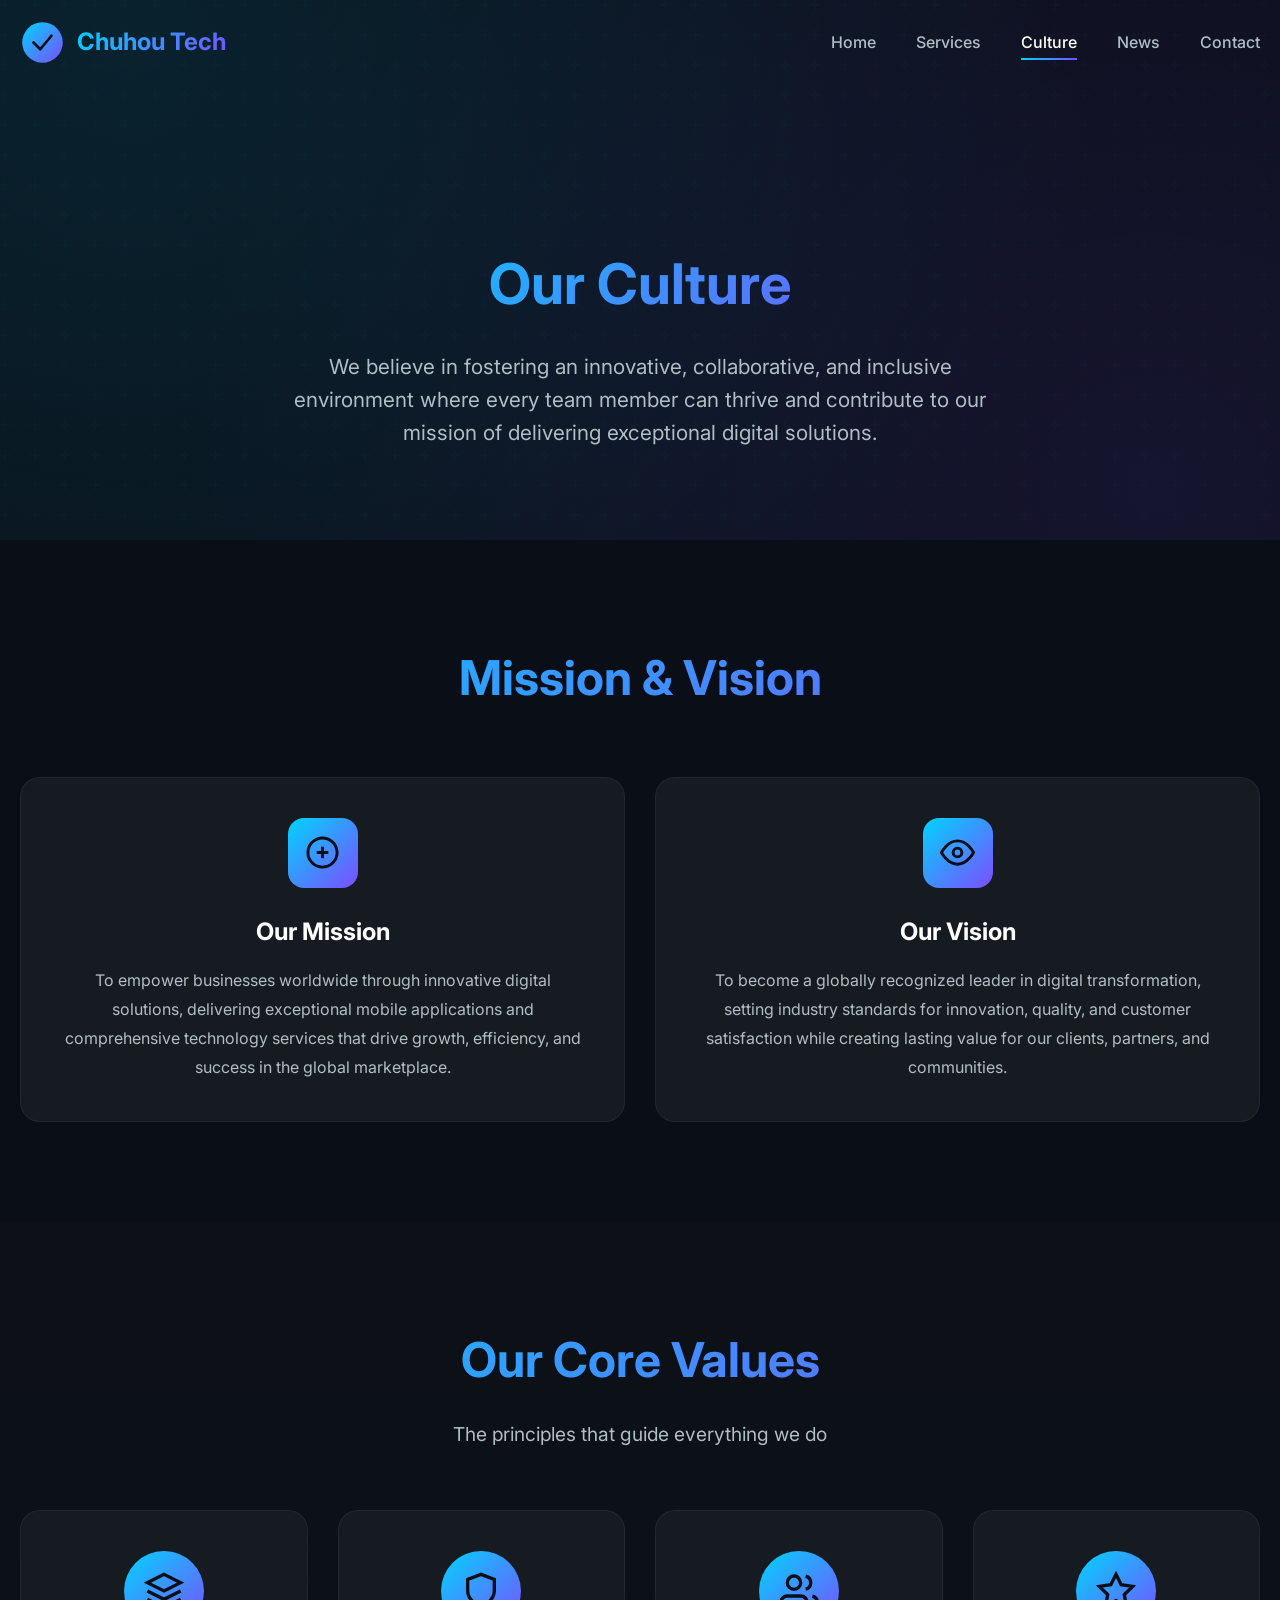
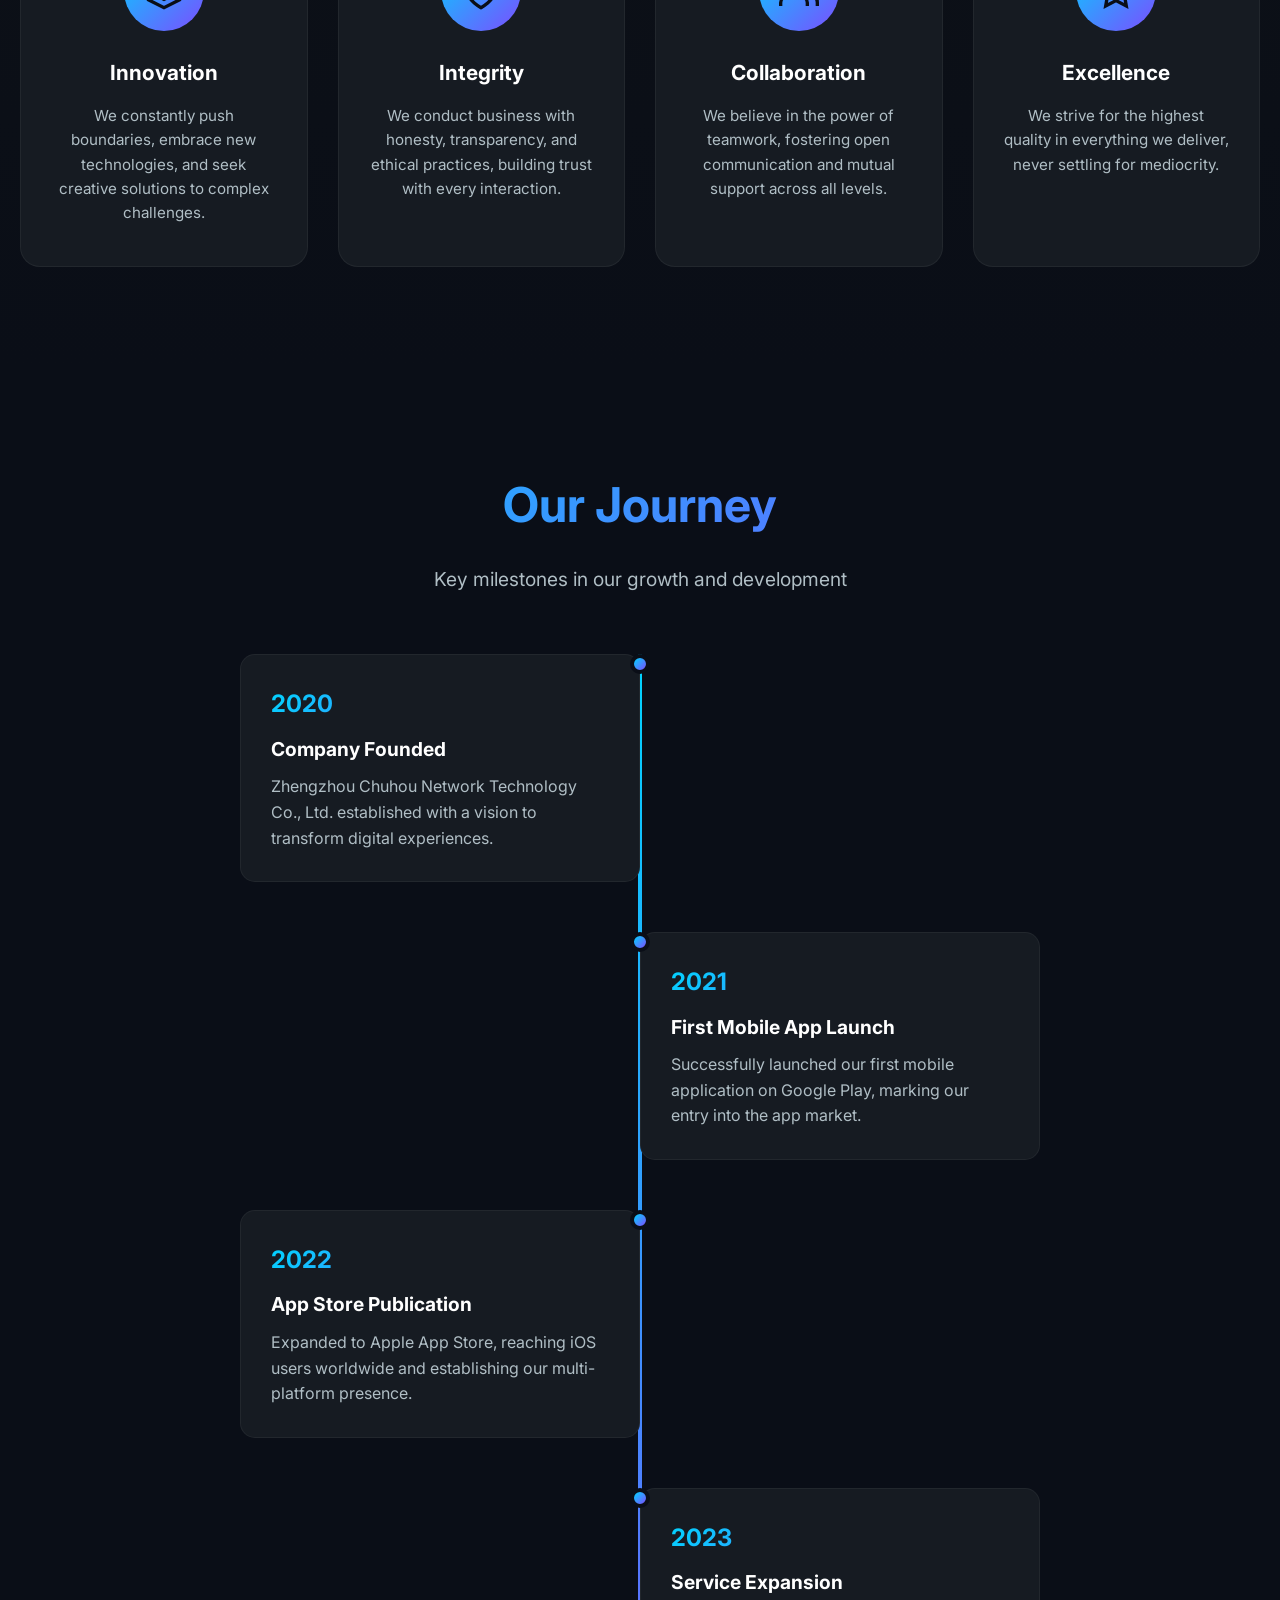
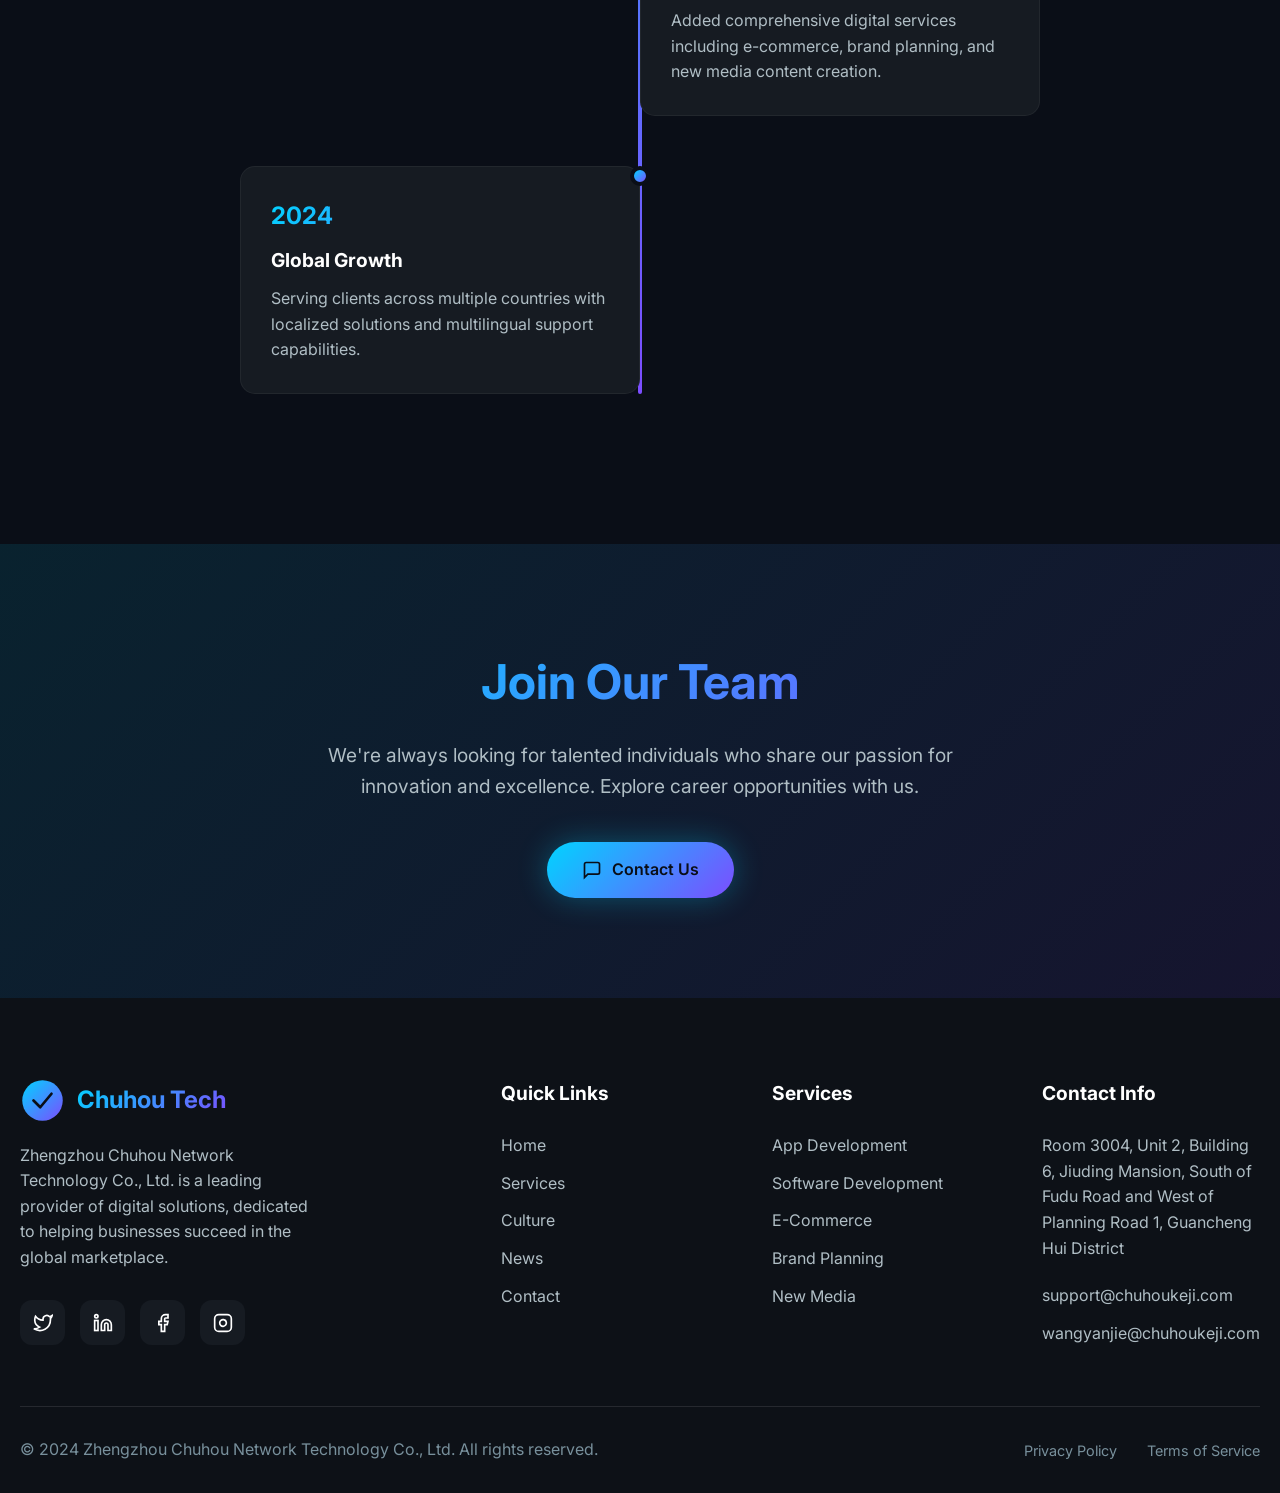
<file: culture.html>
<!DOCTYPE html>
<html lang="en">
<head>
    <meta charset="UTF-8">
    <meta name="viewport" content="width=device-width, initial-scale=1.0">
    <meta http-equiv="X-UA-Compatible" content="IE=edge">
    <title>Corporate Culture | Zhengzhou Chuhou Network Technology Co., Ltd.</title>
    <meta name="description" content="Discover the corporate culture, mission, vision, and values of Zhengzhou Chuhou Network Technology Co., Ltd. Learn about our team and commitment to excellence.">
    <meta name="keywords" content="corporate culture, company values, mission, vision, team, Zhengzhou Chuhou, network technology">
    <meta name="author" content="Zhengzhou Chuhou Network Technology Co., Ltd.">
    <meta name="robots" content="index, follow">
    <link rel="canonical" href="https://chuhoukeji.com/culture.html">
    <link rel="icon" type="image/svg+xml" href="data:image/svg+xml,%3Csvg xmlns='http://www.w3.org/2000/svg' viewBox='0 0 100 100'%3E%3Cdefs%3E%3ClinearGradient id='g' x1='0%25' y1='0%25' x2='100%25' y2='100%25'%3E%3Cstop offset='0%25' stop-color='%2300d4ff'/%3E%3Cstop offset='100%25' stop-color='%237c4dff'/%3E%3C/linearGradient%3E%3C/defs%3E%3Ccircle cx='50' cy='50' r='45' fill='url(%23g)'/%3E%3Cpath d='M30 50 L45 65 L70 35' stroke='%230a0e17' stroke-width='6' fill='none' stroke-linecap='round' stroke-linejoin='round'/%3E%3C/svg%3E">
    <link rel="preconnect" href="https://fonts.googleapis.com">
    <link rel="preconnect" href="https://fonts.gstatic.com" crossorigin>
    <link href="https://fonts.googleapis.com/css2?family=Inter:wght@300;400;500;600;700;800;900&display=swap" rel="stylesheet">
    <link rel="stylesheet" href="css/style.css">
    <link rel="stylesheet" href="css/animations.css">
</head>
<body>
    <div class="scroll-progress" id="scrollProgress"></div>
    
    <nav class="navbar" id="navbar">
        <div class="container">
            <a href="index.html" class="logo">
                <svg viewBox="0 0 100 100" fill="none" xmlns="http://www.w3.org/2000/svg">
                    <defs>
                        <linearGradient id="logoGradient" x1="0%" y1="0%" x2="100%" y2="100%">
                            <stop offset="0%" stop-color="#00d4ff"/>
                            <stop offset="100%" stop-color="#7c4dff"/>
                        </linearGradient>
                    </defs>
                    <circle cx="50" cy="50" r="45" fill="url(#logoGradient)"/>
                    <path d="M30 50 L45 65 L70 35" stroke="#0a0e17" stroke-width="6" fill="none" stroke-linecap="round" stroke-linejoin="round"/>
                </svg>
                <span class="logo-text">Chuhou Tech</span>
            </a>
            
            <ul class="nav-menu" id="navMenu">
                <li><a href="index.html" class="nav-link">Home</a></li>
                <li><a href="services.html" class="nav-link">Services</a></li>
                <li><a href="culture.html" class="nav-link active">Culture</a></li>
                <li><a href="news.html" class="nav-link">News</a></li>
                <li><a href="contact.html" class="nav-link">Contact</a></li>
            </ul>
            
            <button class="nav-toggle" id="navToggle" aria-label="Toggle navigation">
                <span></span>
                <span></span>
                <span></span>
            </button>
        </div>
    </nav>
    
    <section class="hero" style="min-height: 60vh; padding-top: 150px;">
        <div class="hero-bg"></div>
        <div class="container">
            <div style="text-align: center; max-width: 900px; margin: 0 auto;">
                <h1 class="section-title reveal" style="font-size: 3.5rem; margin-bottom: 20px;">Our Culture</h1>
                <p class="section-subtitle reveal stagger-1" style="font-size: 1.3rem;">
                    We believe in fostering an innovative, collaborative, and inclusive environment where every team member can thrive and contribute to our mission of delivering exceptional digital solutions.
                </p>
            </div>
        </div>
    </section>
    
    <section class="section" id="mission-vision">
        <div class="container">
            <div class="section-header">
                <h2 class="section-title reveal">Mission & Vision</h2>
            </div>
            
            <div class="services-grid">
                <div class="service-card reveal stagger-1" style="text-align: center;">
                    <div class="service-icon" style="margin: 0 auto 25px;">
                        <svg viewBox="0 0 24 24" fill="none" stroke="currentColor" stroke-width="2">
                            <circle cx="12" cy="12" r="10"/>
                            <line x1="12" y1="8" x2="12" y2="16"/>
                            <line x1="8" y1="12" x2="16" y2="12"/>
                        </svg>
                    </div>
                    <h3>Our Mission</h3>
                    <p>To empower businesses worldwide through innovative digital solutions, delivering exceptional mobile applications and comprehensive technology services that drive growth, efficiency, and success in the global marketplace.</p>
                </div>
                
                <div class="service-card reveal stagger-2" style="text-align: center;">
                    <div class="service-icon" style="margin: 0 auto 25px;">
                        <svg viewBox="0 0 24 24" fill="none" stroke="currentColor" stroke-width="2">
                            <path d="M1 12s4-8 11-8 11 8 11 8-4 8-11 8-11-8-11-8z"/>
                            <circle cx="12" cy="12" r="3"/>
                        </svg>
                    </div>
                    <h3>Our Vision</h3>
                    <p>To become a globally recognized leader in digital transformation, setting industry standards for innovation, quality, and customer satisfaction while creating lasting value for our clients, partners, and communities.</p>
                </div>
            </div>
        </div>
    </section>
    
    <section class="section" style="background: linear-gradient(180deg, var(--surface-dark) 0%, var(--primary-dark) 100%);">
        <div class="container">
            <div class="section-header">
                <h2 class="section-title reveal">Our Core Values</h2>
                <p class="section-subtitle reveal stagger-1">The principles that guide everything we do</p>
            </div>
            
            <div class="about-grid">
                <div class="about-card reveal stagger-1">
                    <div class="about-icon">
                        <svg viewBox="0 0 24 24" fill="none" stroke="currentColor" stroke-width="2">
                            <path d="M12 2L2 7l10 5 10-5-10-5zM2 17l10 5 10-5M2 12l10 5 10-5"/>
                        </svg>
                    </div>
                    <h3>Innovation</h3>
                    <p>We constantly push boundaries, embrace new technologies, and seek creative solutions to complex challenges.</p>
                </div>
                
                <div class="about-card reveal stagger-2">
                    <div class="about-icon">
                        <svg viewBox="0 0 24 24" fill="none" stroke="currentColor" stroke-width="2">
                            <path d="M12 22s8-4 8-10V5l-8-3-8 3v7c0 6 8 10 8 10z"/>
                        </svg>
                    </div>
                    <h3>Integrity</h3>
                    <p>We conduct business with honesty, transparency, and ethical practices, building trust with every interaction.</p>
                </div>
                
                <div class="about-card reveal stagger-3">
                    <div class="about-icon">
                        <svg viewBox="0 0 24 24" fill="none" stroke="currentColor" stroke-width="2">
                            <path d="M17 21v-2a4 4 0 00-4-4H5a4 4 0 00-4 4v2"/>
                            <circle cx="9" cy="7" r="4"/>
                            <path d="M23 21v-2a4 4 0 00-3-3.87M16 3.13a4 4 0 010 7.75"/>
                        </svg>
                    </div>
                    <h3>Collaboration</h3>
                    <p>We believe in the power of teamwork, fostering open communication and mutual support across all levels.</p>
                </div>
                
                <div class="about-card reveal stagger-4">
                    <div class="about-icon">
                        <svg viewBox="0 0 24 24" fill="none" stroke="currentColor" stroke-width="2">
                            <polygon points="12 2 15.09 8.26 22 9.27 17 14.14 18.18 21.02 12 17.77 5.82 21.02 7 14.14 2 9.27 8.91 8.26 12 2"/>
                        </svg>
                    </div>
                    <h3>Excellence</h3>
                    <p>We strive for the highest quality in everything we deliver, never settling for mediocrity.</p>
                </div>
            </div>
        </div>
    </section>
    
    <section class="section" id="timeline-section">
        <div class="container">
            <div class="section-header">
                <h2 class="section-title reveal">Our Journey</h2>
                <p class="section-subtitle reveal stagger-1">Key milestones in our growth and development</p>
            </div>
            
            <div class="timeline">
                <div class="timeline-item reveal">
                    <div class="timeline-content">
                        <div class="timeline-date">2020</div>
                        <h3>Company Founded</h3>
                        <p>Zhengzhou Chuhou Network Technology Co., Ltd. established with a vision to transform digital experiences.</p>
                    </div>
                </div>
                
                <div class="timeline-item reveal">
                    <div class="timeline-content">
                        <div class="timeline-date">2021</div>
                        <h3>First Mobile App Launch</h3>
                        <p>Successfully launched our first mobile application on Google Play, marking our entry into the app market.</p>
                    </div>
                </div>
                
                <div class="timeline-item reveal">
                    <div class="timeline-content">
                        <div class="timeline-date">2022</div>
                        <h3>App Store Publication</h3>
                        <p>Expanded to Apple App Store, reaching iOS users worldwide and establishing our multi-platform presence.</p>
                    </div>
                </div>
                
                <div class="timeline-item reveal">
                    <div class="timeline-content">
                        <div class="timeline-date">2023</div>
                        <h3>Service Expansion</h3>
                        <p>Added comprehensive digital services including e-commerce, brand planning, and new media content creation.</p>
                    </div>
                </div>
                
                <div class="timeline-item reveal">
                    <div class="timeline-content">
                        <div class="timeline-date">2024</div>
                        <h3>Global Growth</h3>
                        <p>Serving clients across multiple countries with localized solutions and multilingual support capabilities.</p>
                    </div>
                </div>
            </div>
        </div>
    </section>
    
    <section class="section" style="background: linear-gradient(135deg, rgba(0, 212, 255, 0.1) 0%, rgba(124, 77, 255, 0.1) 100%);">
        <div class="container">
            <div style="text-align: center; max-width: 800px; margin: 0 auto;">
                <h2 class="section-title reveal">Join Our Team</h2>
                <p class="section-subtitle reveal stagger-1">
                    We're always looking for talented individuals who share our passion for innovation and excellence. Explore career opportunities with us.
                </p>
                <div class="reveal stagger-2" style="margin-top: 40px;">
                    <a href="contact.html" class="btn btn-primary hover-glow">
                        <svg viewBox="0 0 24 24" fill="none" stroke="currentColor" stroke-width="2">
                            <path d="M21 15a2 2 0 01-2 2H7l-4 4V5a2 2 0 012-2h14a2 2 0 012 2v10z"/>
                        </svg>
                        Contact Us
                    </a>
                </div>
            </div>
        </div>
    </section>
    
    <footer class="footer">
        <div class="container">
            <div class="footer-grid">
                <div class="footer-brand">
                    <a href="index.html" class="logo">
                        <svg viewBox="0 0 100 100" width="45" height="45" fill="none" xmlns="http://www.w3.org/2000/svg">
                            <defs>
                                <linearGradient id="footerLogoGradient" x1="0%" y1="0%" x2="100%" y2="100%">
                                    <stop offset="0%" stop-color="#00d4ff"/>
                                    <stop offset="100%" stop-color="#7c4dff"/>
                                </linearGradient>
                            </defs>
                            <circle cx="50" cy="50" r="45" fill="url(#footerLogoGradient)"/>
                            <path d="M30 50 L45 65 L70 35" stroke="#0a0e17" stroke-width="6" fill="none" stroke-linecap="round" stroke-linejoin="round"/>
                        </svg>
                        <span class="logo-text">Chuhou Tech</span>
                    </a>
                    <p>Zhengzhou Chuhou Network Technology Co., Ltd. is a leading provider of digital solutions, dedicated to helping businesses succeed in the global marketplace.</p>
                    <div class="footer-social">
                        <a href="#" class="social-link" aria-label="Twitter"><svg viewBox="0 0 24 24" fill="none" stroke="currentColor" stroke-width="2"><path d="M23 3a10.9 10.9 0 01-3.14 1.53 4.48 4.48 0 00-7.86 3v1A10.66 10.66 0 013 4s-4 9 5 13a11.64 11.64 0 01-7 2c9 5 20 0 20-11.5a4.5 4.5 0 00-.08-.83A7.72 7.72 0 0023 3z"/></svg></a>
                        <a href="#" class="social-link" aria-label="LinkedIn"><svg viewBox="0 0 24 24" fill="none" stroke="currentColor" stroke-width="2"><path d="M16 8a6 6 0 016 6v7h-4v-7a2 2 0 00-2-2 2 2 0 00-2 2v7h-4v-7a6 6 0 016-6z"/><rect x="2" y="9" width="4" height="12"/><circle cx="4" cy="4" r="2"/></svg></a>
                        <a href="#" class="social-link" aria-label="Facebook"><svg viewBox="0 0 24 24" fill="none" stroke="currentColor" stroke-width="2"><path d="M18 2h-3a5 5 0 00-5 5v3H7v4h3v8h4v-8h3l1-4h-4V7a1 1 0 011-1h3z"/></svg></a>
                        <a href="#" class="social-link" aria-label="Instagram"><svg viewBox="0 0 24 24" fill="none" stroke="currentColor" stroke-width="2"><rect x="2" y="2" width="20" height="20" rx="5" ry="5"/><path d="M16 11.37A4 4 0 1112.63 8 4 4 0 0116 11.37zM17.5 6.5h.01"/></svg></a>
                    </div>
                </div>
                
                <div class="footer-column">
                    <h4>Quick Links</h4>
                    <div class="footer-links">
                        <a href="index.html">Home</a>
                        <a href="services.html">Services</a>
                        <a href="culture.html">Culture</a>
                        <a href="news.html">News</a>
                        <a href="contact.html">Contact</a>
                    </div>
                </div>
                
                <div class="footer-column">
                    <h4>Services</h4>
                    <div class="footer-links">
                        <a href="services.html">App Development</a>
                        <a href="services.html">Software Development</a>
                        <a href="services.html">E-Commerce</a>
                        <a href="services.html">Brand Planning</a>
                        <a href="services.html">New Media</a>
                    </div>
                </div>
                
                <div class="footer-column">
                    <h4>Contact Info</h4>
                    <div class="footer-links">
                        <p style="color: var(--text-secondary); margin-bottom: 10px;">Room 3004, Unit 2, Building 6, Jiuding Mansion, South of Fudu Road and West of Planning Road 1, Guancheng Hui District</p>
                        <a href="mailto:support@chuhoukeji.com">support@chuhoukeji.com</a>
                        <a href="mailto:wangyanjie@chuhoukeji.com">wangyanjie@chuhoukeji.com</a>
                    </div>
                </div>
            </div>
            
            <div class="footer-bottom">
                <p>&copy; 2024 Zhengzhou Chuhou Network Technology Co., Ltd. All rights reserved.</p>
                <div class="footer-legal">
                    <a href="privacy.html">Privacy Policy</a>
                    <a href="terms.html">Terms of Service</a>
                </div>
            </div>
        </div>
    </footer>
    
    <script src="js/main.js"></script>
</body>
</html>
</file>
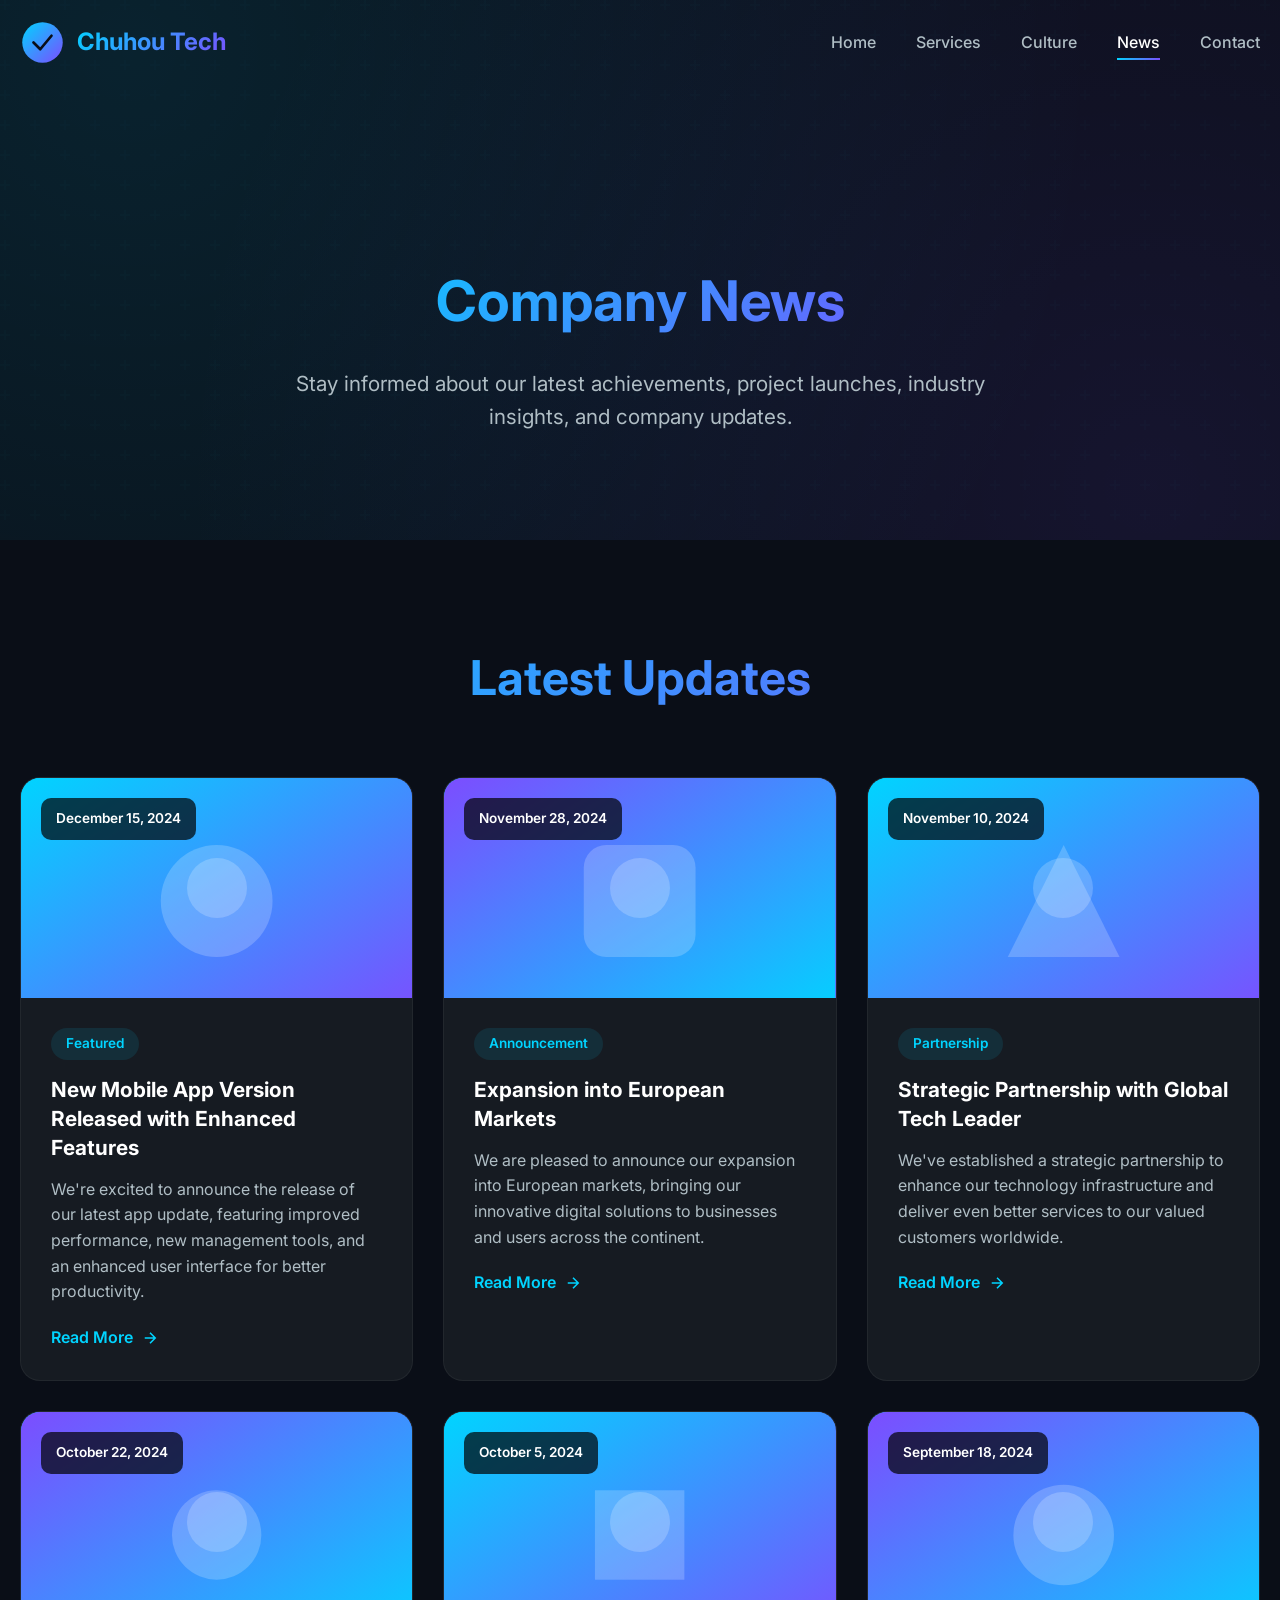
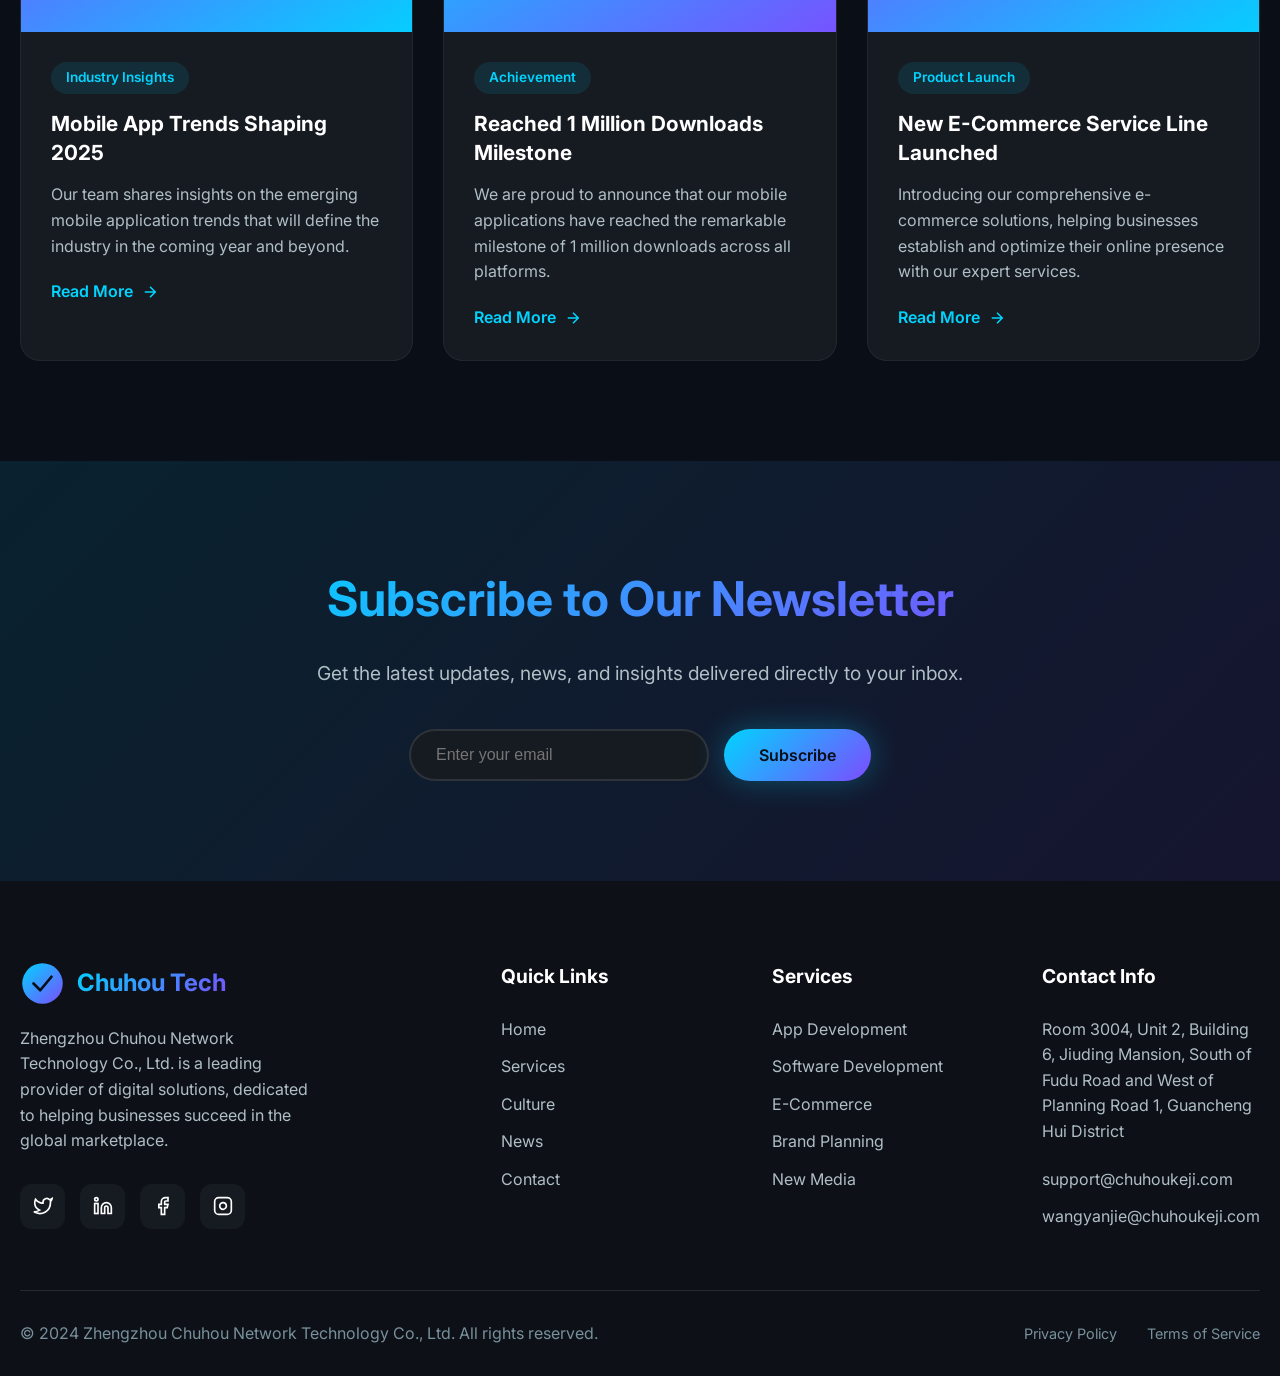
<file: news.html>
<!DOCTYPE html>
<html lang="en">
<head>
    <meta charset="UTF-8">
    <meta name="viewport" content="width=device-width, initial-scale=1.0">
    <meta http-equiv="X-UA-Compatible" content="IE=edge">
    <title>Company News & Updates | Zhengzhou Chuhou Network Technology Co., Ltd.</title>
    <meta name="description" content="Stay updated with the latest news, announcements, and insights from Zhengzhou Chuhou Network Technology Co., Ltd. Learn about our latest projects, events, and industry trends.">
    <meta name="keywords" content="company news, updates, announcements, Chuhou technology news, mobile app news, tech industry">
    <meta name="author" content="Zhengzhou Chuhou Network Technology Co., Ltd.">
    <meta name="robots" content="index, follow">
    <link rel="canonical" href="https://chuhoukeji.com/news.html">
    <link rel="icon" type="image/svg+xml" href="data:image/svg+xml,%3Csvg xmlns='http://www.w3.org/2000/svg' viewBox='0 0 100 100'%3E%3Cdefs%3E%3ClinearGradient id='g' x1='0%25' y1='0%25' x2='100%25' y2='100%25'%3E%3Cstop offset='0%25' stop-color='%2300d4ff'/%3E%3Cstop offset='100%25' stop-color='%237c4dff'/%3E%3C/linearGradient%3E%3C/defs%3E%3Ccircle cx='50' cy='50' r='45' fill='url(%23g)'/%3E%3Cpath d='M30 50 L45 65 L70 35' stroke='%230a0e17' stroke-width='6' fill='none' stroke-linecap='round' stroke-linejoin='round'/%3E%3C/svg%3E">
    <link rel="preconnect" href="https://fonts.googleapis.com">
    <link rel="preconnect" href="https://fonts.gstatic.com" crossorigin>
    <link href="https://fonts.googleapis.com/css2?family=Inter:wght@300;400;500;600;700;800;900&display=swap" rel="stylesheet">
    <link rel="stylesheet" href="css/style.css">
    <link rel="stylesheet" href="css/animations.css">
</head>
<body>
    <div class="scroll-progress" id="scrollProgress"></div>
    
    <nav class="navbar" id="navbar">
        <div class="container">
            <a href="index.html" class="logo">
                <svg viewBox="0 0 100 100" fill="none" xmlns="http://www.w3.org/2000/svg">
                    <defs>
                        <linearGradient id="logoGradient" x1="0%" y1="0%" x2="100%" y2="100%">
                            <stop offset="0%" stop-color="#00d4ff"/>
                            <stop offset="100%" stop-color="#7c4dff"/>
                        </linearGradient>
                    </defs>
                    <circle cx="50" cy="50" r="45" fill="url(#logoGradient)"/>
                    <path d="M30 50 L45 65 L70 35" stroke="#0a0e17" stroke-width="6" fill="none" stroke-linecap="round" stroke-linejoin="round"/>
                </svg>
                <span class="logo-text">Chuhou Tech</span>
            </a>
            
            <ul class="nav-menu" id="navMenu">
                <li><a href="index.html" class="nav-link">Home</a></li>
                <li><a href="services.html" class="nav-link">Services</a></li>
                <li><a href="culture.html" class="nav-link">Culture</a></li>
                <li><a href="news.html" class="nav-link active">News</a></li>
                <li><a href="contact.html" class="nav-link">Contact</a></li>
            </ul>
            
            <button class="nav-toggle" id="navToggle" aria-label="Toggle navigation">
                <span></span>
                <span></span>
                <span></span>
            </button>
        </div>
    </nav>
    
    <section class="hero" style="min-height: 60vh; padding-top: 150px;">
        <div class="hero-bg"></div>
        <div class="container">
            <div style="text-align: center; max-width: 900px; margin: 0 auto;">
                <h1 class="section-title reveal" style="font-size: 3.5rem; margin-bottom: 20px;">Company News</h1>
                <p class="section-subtitle reveal stagger-1" style="font-size: 1.3rem;">
                    Stay informed about our latest achievements, project launches, industry insights, and company updates.
                </p>
            </div>
        </div>
    </section>
    
    <section class="section" id="featured-news">
        <div class="container">
            <div class="section-header">
                <h2 class="section-title reveal">Latest Updates</h2>
            </div>
            
            <div class="news-grid">
                <article class="news-card reveal stagger-1">
                    <div class="news-image">
                        <svg viewBox="0 0 350 220" fill="none" xmlns="http://www.w3.org/2000/svg">
                            <rect width="350" height="220" fill="url(#newsGradient1)"/>
                            <defs>
                                <linearGradient id="newsGradient1" x1="0%" y1="0%" x2="100%" y2="100%">
                                    <stop offset="0%" stop-color="#00d4ff"/>
                                    <stop offset="100%" stop-color="#7c4dff"/>
                                </linearGradient>
                            </defs>
                            <circle cx="175" cy="110" r="50" fill="rgba(255,255,255,0.2)"/>
                        </svg>
                        <span class="news-date">December 15, 2024</span>
                    </div>
                    <div class="news-content">
                        <span class="news-category">Featured</span>
                        <h3>New Mobile App Version Released with Enhanced Features</h3>
                        <p>We're excited to announce the release of our latest app update, featuring improved performance, new management tools, and an enhanced user interface for better productivity.</p>
                        <a href="#" class="news-link">
                            Read More
                            <svg viewBox="0 0 24 24" fill="none" stroke="currentColor" stroke-width="2">
                                <path d="M5 12h14M12 5l7 7-7 7"/>
                            </svg>
                        </a>
                    </div>
                </article>
                
                <article class="news-card reveal stagger-2">
                    <div class="news-image">
                        <svg viewBox="0 0 350 220" fill="none" xmlns="http://www.w3.org/2000/svg">
                            <rect width="350" height="220" fill="url(#newsGradient2)"/>
                            <defs>
                                <linearGradient id="newsGradient2" x1="0%" y1="0%" x2="100%" y2="100%">
                                    <stop offset="0%" stop-color="#7c4dff"/>
                                    <stop offset="100%" stop-color="#00d4ff"/>
                                </linearGradient>
                            </defs>
                            <rect x="125" y="60" width="100" height="100" rx="20" fill="rgba(255,255,255,0.2)"/>
                        </svg>
                        <span class="news-date">November 28, 2024</span>
                    </div>
                    <div class="news-content">
                        <span class="news-category">Announcement</span>
                        <h3>Expansion into European Markets</h3>
                        <p>We are pleased to announce our expansion into European markets, bringing our innovative digital solutions to businesses and users across the continent.</p>
                        <a href="#" class="news-link">
                            Read More
                            <svg viewBox="0 0 24 24" fill="none" stroke="currentColor" stroke-width="2">
                                <path d="M5 12h14M12 5l7 7-7 7"/>
                            </svg>
                        </a>
                    </div>
                </article>
                
                <article class="news-card reveal stagger-3">
                    <div class="news-image">
                        <svg viewBox="0 0 350 220" fill="none" xmlns="http://www.w3.org/2000/svg">
                            <rect width="350" height="220" fill="url(#newsGradient3)"/>
                            <defs>
                                <linearGradient id="newsGradient3" x1="0%" y1="0%" x2="100%" y2="100%">
                                    <stop offset="0%" stop-color="#00d4ff"/>
                                    <stop offset="100%" stop-color="#7c4dff"/>
                                </linearGradient>
                            </defs>
                            <polygon points="175,60 225,160 125,160" fill="rgba(255,255,255,0.2)"/>
                        </svg>
                        <span class="news-date">November 10, 2024</span>
                    </div>
                    <div class="news-content">
                        <span class="news-category">Partnership</span>
                        <h3>Strategic Partnership with Global Tech Leader</h3>
                        <p>We've established a strategic partnership to enhance our technology infrastructure and deliver even better services to our valued customers worldwide.</p>
                        <a href="#" class="news-link">
                            Read More
                            <svg viewBox="0 0 24 24" fill="none" stroke="currentColor" stroke-width="2">
                                <path d="M5 12h14M12 5l7 7-7 7"/>
                            </svg>
                        </a>
                    </div>
                </article>
                
                <article class="news-card reveal stagger-4">
                    <div class="news-image">
                        <svg viewBox="0 0 350 220" fill="none" xmlns="http://www.w3.org/2000/svg">
                            <rect width="350" height="220" fill="url(#newsGradient4)"/>
                            <defs>
                                <linearGradient id="newsGradient4" x1="0%" y1="0%" x2="100%" y2="100%">
                                    <stop offset="0%" stop-color="#7c4dff"/>
                                    <stop offset="100%" stop-color="#00d4ff"/>
                                </linearGradient>
                            </defs>
                            <circle cx="175" cy="110" r="40" fill="rgba(255,255,255,0.2)"/>
                        </svg>
                        <span class="news-date">October 22, 2024</span>
                    </div>
                    <div class="news-content">
                        <span class="news-category">Industry Insights</span>
                        <h3>Mobile App Trends Shaping 2025</h3>
                        <p>Our team shares insights on the emerging mobile application trends that will define the industry in the coming year and beyond.</p>
                        <a href="#" class="news-link">
                            Read More
                            <svg viewBox="0 0 24 24" fill="none" stroke="currentColor" stroke-width="2">
                                <path d="M5 12h14M12 5l7 7-7 7"/>
                            </svg>
                        </a>
                    </div>
                </article>
                
                <article class="news-card reveal stagger-5">
                    <div class="news-image">
                        <svg viewBox="0 0 350 220" fill="none" xmlns="http://www.w3.org/2000/svg">
                            <rect width="350" height="220" fill="url(#newsGradient5)"/>
                            <defs>
                                <linearGradient id="newsGradient5" x1="0%" y1="0%" x2="100%" y2="100%">
                                    <stop offset="0%" stop-color="#00d4ff"/>
                                    <stop offset="100%" stop-color="#7c4dff"/>
                                </linearGradient>
                            </defs>
                            <rect x="135" y="70" width="80" height="80" fill="rgba(255,255,255,0.2)"/>
                        </svg>
                        <span class="news-date">October 5, 2024</span>
                    </div>
                    <div class="news-content">
                        <span class="news-category">Achievement</span>
                        <h3>Reached 1 Million Downloads Milestone</h3>
                        <p>We are proud to announce that our mobile applications have reached the remarkable milestone of 1 million downloads across all platforms.</p>
                        <a href="#" class="news-link">
                            Read More
                            <svg viewBox="0 0 24 24" fill="none" stroke="currentColor" stroke-width="2">
                                <path d="M5 12h14M12 5l7 7-7 7"/>
                            </svg>
                        </a>
                    </div>
                </article>
                
                <article class="news-card reveal stagger-6">
                    <div class="news-image">
                        <svg viewBox="0 0 350 220" fill="none" xmlns="http://www.w3.org/2000/svg">
                            <rect width="350" height="220" fill="url(#newsGradient6)"/>
                            <defs>
                                <linearGradient id="newsGradient6" x1="0%" y1="0%" x2="100%" y2="100%">
                                    <stop offset="0%" stop-color="#7c4dff"/>
                                    <stop offset="100%" stop-color="#00d4ff"/>
                                </linearGradient>
                            </defs>
                            <circle cx="175" cy="110" r="45" fill="rgba(255,255,255,0.2)"/>
                        </svg>
                        <span class="news-date">September 18, 2024</span>
                    </div>
                    <div class="news-content">
                        <span class="news-category">Product Launch</span>
                        <h3>New E-Commerce Service Line Launched</h3>
                        <p>Introducing our comprehensive e-commerce solutions, helping businesses establish and optimize their online presence with our expert services.</p>
                        <a href="#" class="news-link">
                            Read More
                            <svg viewBox="0 0 24 24" fill="none" stroke="currentColor" stroke-width="2">
                                <path d="M5 12h14M12 5l7 7-7 7"/>
                            </svg>
                        </a>
                    </div>
                </article>
            </div>
        </div>
    </section>
    
    <section class="section" style="background: linear-gradient(135deg, rgba(0, 212, 255, 0.1) 0%, rgba(124, 77, 255, 0.1) 100%);">
        <div class="container">
            <div style="text-align: center; max-width: 800px; margin: 0 auto;">
                <h2 class="section-title reveal">Subscribe to Our Newsletter</h2>
                <p class="section-subtitle reveal stagger-1">
                    Get the latest updates, news, and insights delivered directly to your inbox.
                </p>
                <form class="reveal stagger-2" style="margin-top: 40px; display: flex; gap: 15px; justify-content: center; flex-wrap: wrap;">
                    <input type="email" placeholder="Enter your email" style="padding: 15px 25px; border-radius: 50px; border: 2px solid rgba(255,255,255,0.1); background: var(--surface-card); color: var(--text-primary); font-size: 1rem; min-width: 300px;">
                    <button type="submit" class="btn btn-primary">Subscribe</button>
                </form>
            </div>
        </div>
    </section>
    
    <footer class="footer">
        <div class="container">
            <div class="footer-grid">
                <div class="footer-brand">
                    <a href="index.html" class="logo">
                        <svg viewBox="0 0 100 100" width="45" height="45" fill="none" xmlns="http://www.w3.org/2000/svg">
                            <defs>
                                <linearGradient id="footerLogoGradient" x1="0%" y1="0%" x2="100%" y2="100%">
                                    <stop offset="0%" stop-color="#00d4ff"/>
                                    <stop offset="100%" stop-color="#7c4dff"/>
                                </linearGradient>
                            </defs>
                            <circle cx="50" cy="50" r="45" fill="url(#footerLogoGradient)"/>
                            <path d="M30 50 L45 65 L70 35" stroke="#0a0e17" stroke-width="6" fill="none" stroke-linecap="round" stroke-linejoin="round"/>
                        </svg>
                        <span class="logo-text">Chuhou Tech</span>
                    </a>
                    <p>Zhengzhou Chuhou Network Technology Co., Ltd. is a leading provider of digital solutions, dedicated to helping businesses succeed in the global marketplace.</p>
                    <div class="footer-social">
                        <a href="#" class="social-link" aria-label="Twitter"><svg viewBox="0 0 24 24" fill="none" stroke="currentColor" stroke-width="2"><path d="M23 3a10.9 10.9 0 01-3.14 1.53 4.48 4.48 0 00-7.86 3v1A10.66 10.66 0 013 4s-4 9 5 13a11.64 11.64 0 01-7 2c9 5 20 0 20-11.5a4.5 4.5 0 00-.08-.83A7.72 7.72 0 0023 3z"/></svg></a>
                        <a href="#" class="social-link" aria-label="LinkedIn"><svg viewBox="0 0 24 24" fill="none" stroke="currentColor" stroke-width="2"><path d="M16 8a6 6 0 016 6v7h-4v-7a2 2 0 00-2-2 2 2 0 00-2 2v7h-4v-7a6 6 0 016-6z"/><rect x="2" y="9" width="4" height="12"/><circle cx="4" cy="4" r="2"/></svg></a>
                        <a href="#" class="social-link" aria-label="Facebook"><svg viewBox="0 0 24 24" fill="none" stroke="currentColor" stroke-width="2"><path d="M18 2h-3a5 5 0 00-5 5v3H7v4h3v8h4v-8h3l1-4h-4V7a1 1 0 011-1h3z"/></svg></a>
                        <a href="#" class="social-link" aria-label="Instagram"><svg viewBox="0 0 24 24" fill="none" stroke="currentColor" stroke-width="2"><rect x="2" y="2" width="20" height="20" rx="5" ry="5"/><path d="M16 11.37A4 4 0 1112.63 8 4 4 0 0116 11.37zM17.5 6.5h.01"/></svg></a>
                    </div>
                </div>
                
                <div class="footer-column">
                    <h4>Quick Links</h4>
                    <div class="footer-links">
                        <a href="index.html">Home</a>
                        <a href="services.html">Services</a>
                        <a href="culture.html">Culture</a>
                        <a href="news.html">News</a>
                        <a href="contact.html">Contact</a>
                    </div>
                </div>
                
                <div class="footer-column">
                    <h4>Services</h4>
                    <div class="footer-links">
                        <a href="services.html">App Development</a>
                        <a href="services.html">Software Development</a>
                        <a href="services.html">E-Commerce</a>
                        <a href="services.html">Brand Planning</a>
                        <a href="services.html">New Media</a>
                    </div>
                </div>
                
                <div class="footer-column">
                    <h4>Contact Info</h4>
                    <div class="footer-links">
                        <p style="color: var(--text-secondary); margin-bottom: 10px;">Room 3004, Unit 2, Building 6, Jiuding Mansion, South of Fudu Road and West of Planning Road 1, Guancheng Hui District</p>
                        <a href="mailto:support@chuhoukeji.com">support@chuhoukeji.com</a>
                        <a href="mailto:wangyanjie@chuhoukeji.com">wangyanjie@chuhoukeji.com</a>
                    </div>
                </div>
            </div>
            
            <div class="footer-bottom">
                <p>&copy; 2024 Zhengzhou Chuhou Network Technology Co., Ltd. All rights reserved.</p>
                <div class="footer-legal">
                    <a href="privacy.html">Privacy Policy</a>
                    <a href="terms.html">Terms of Service</a>
                </div>
            </div>
        </div>
    </footer>
    
    <script src="js/main.js"></script>
</body>
</html>
</file>
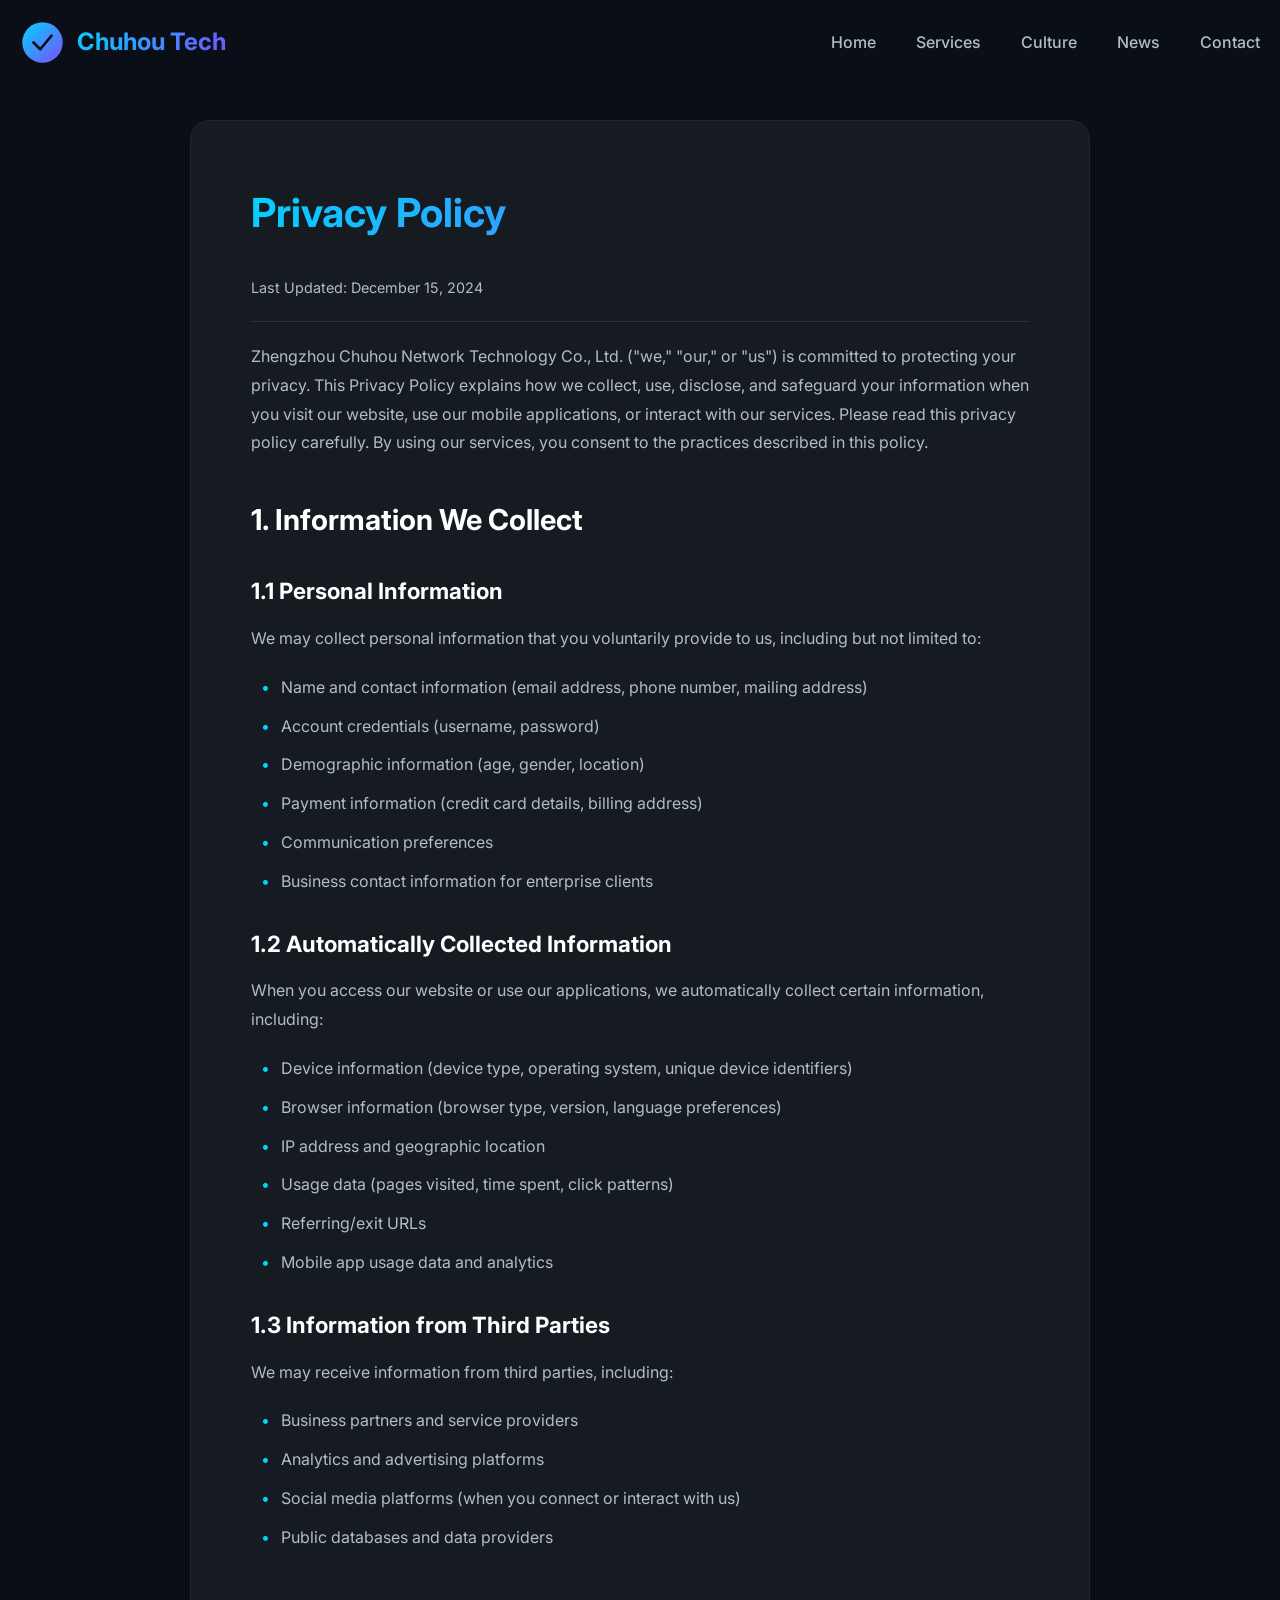
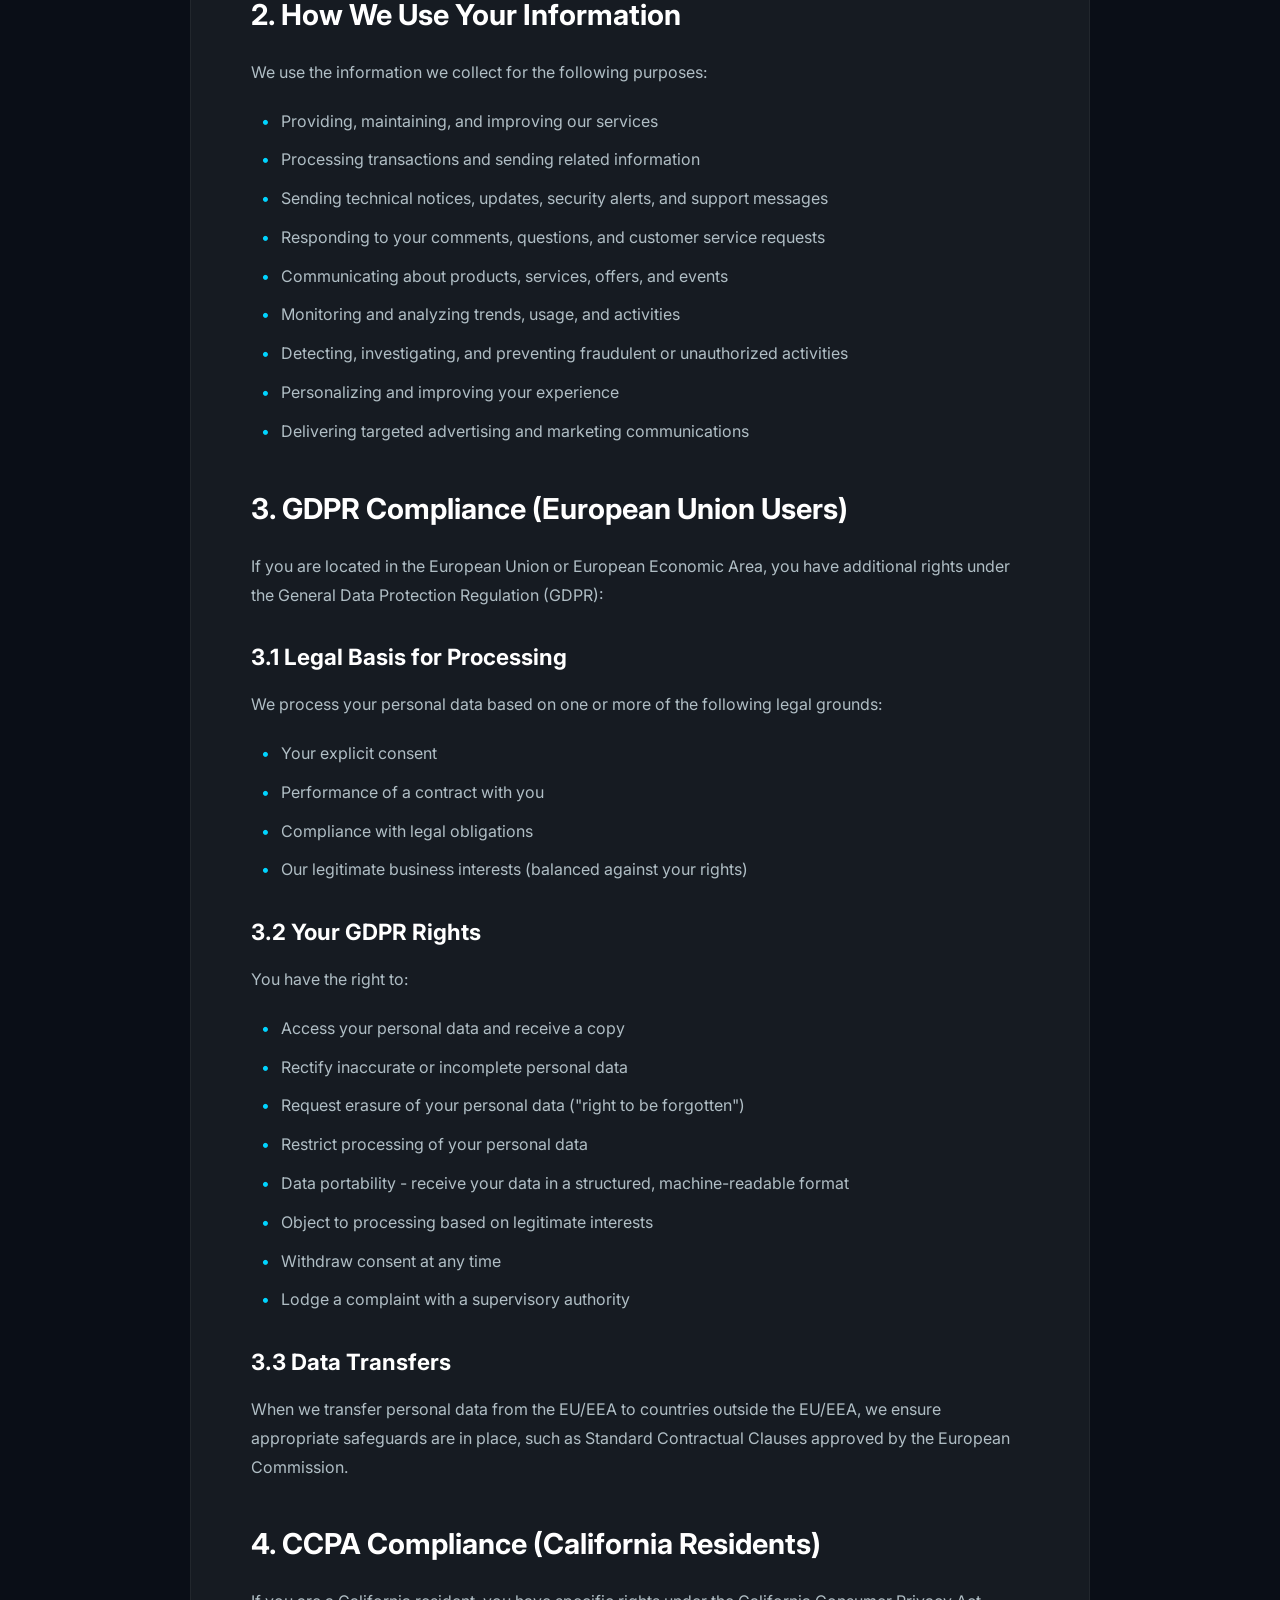
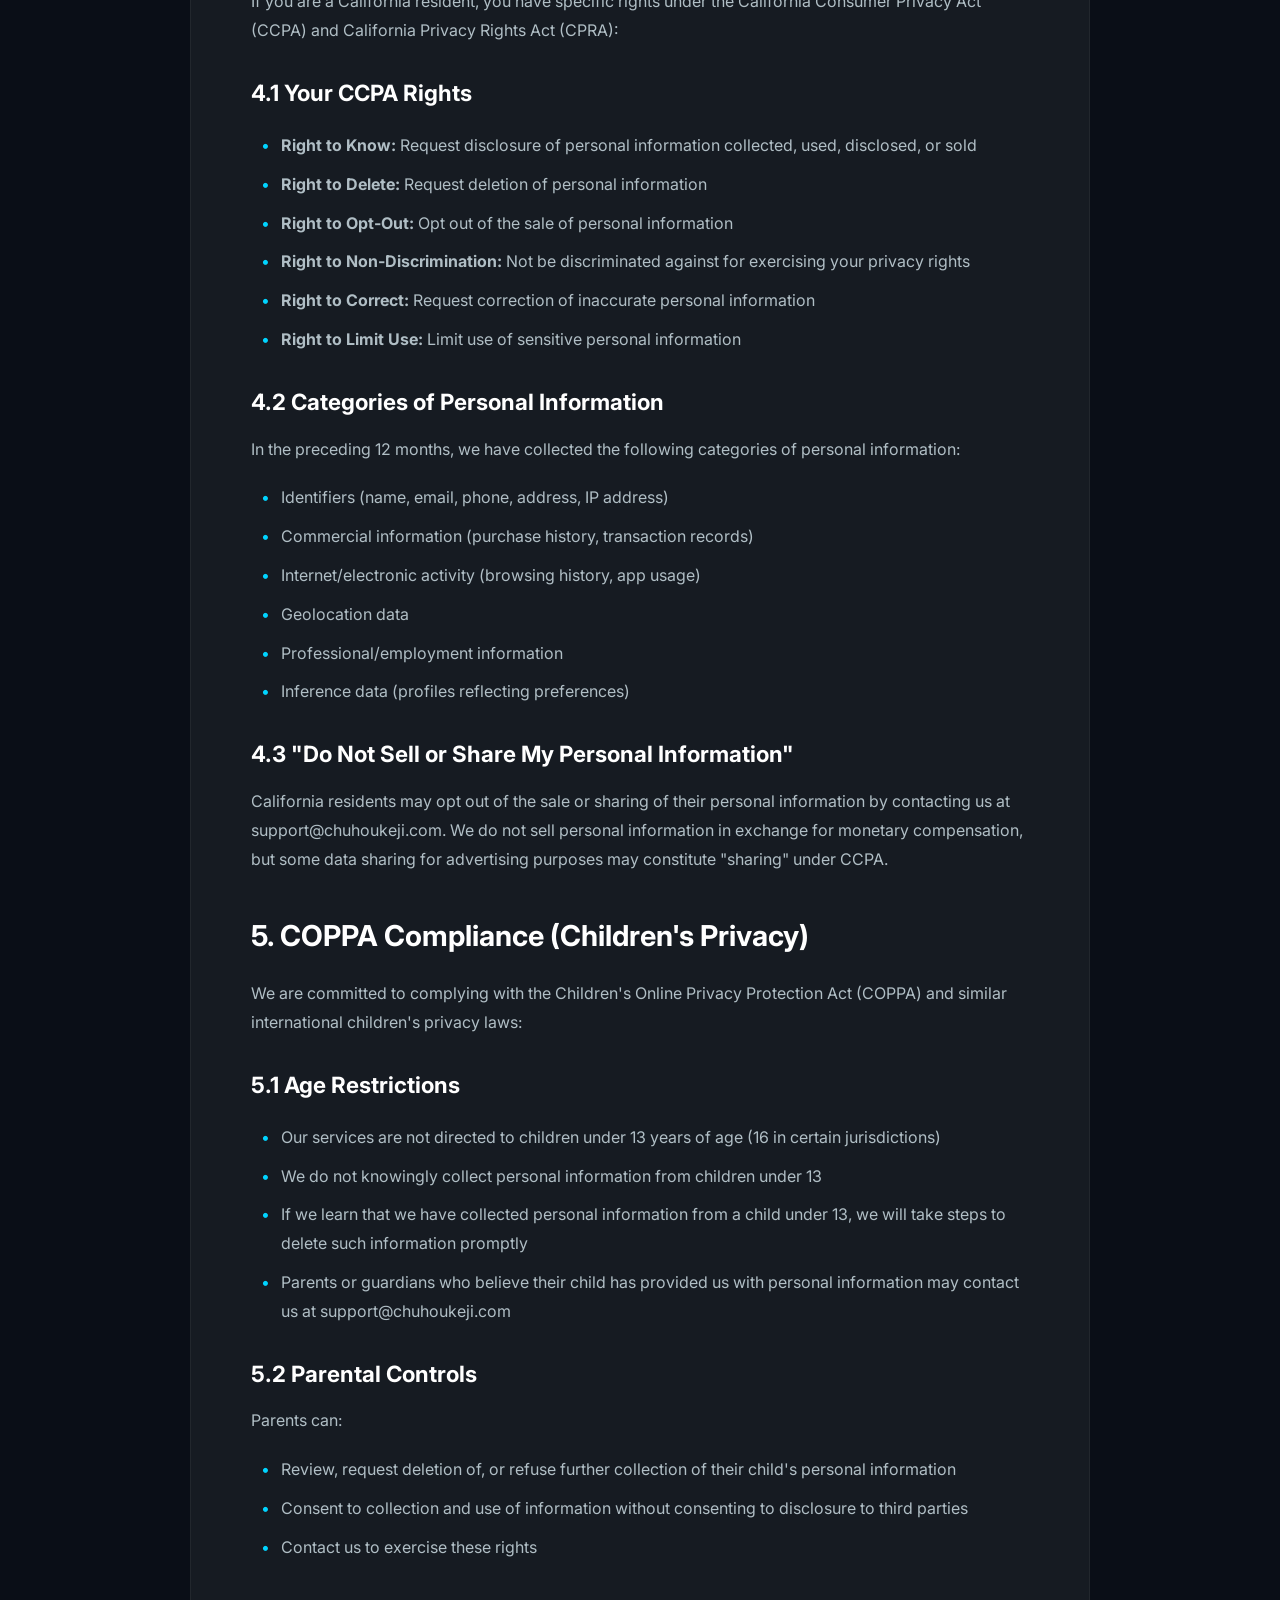
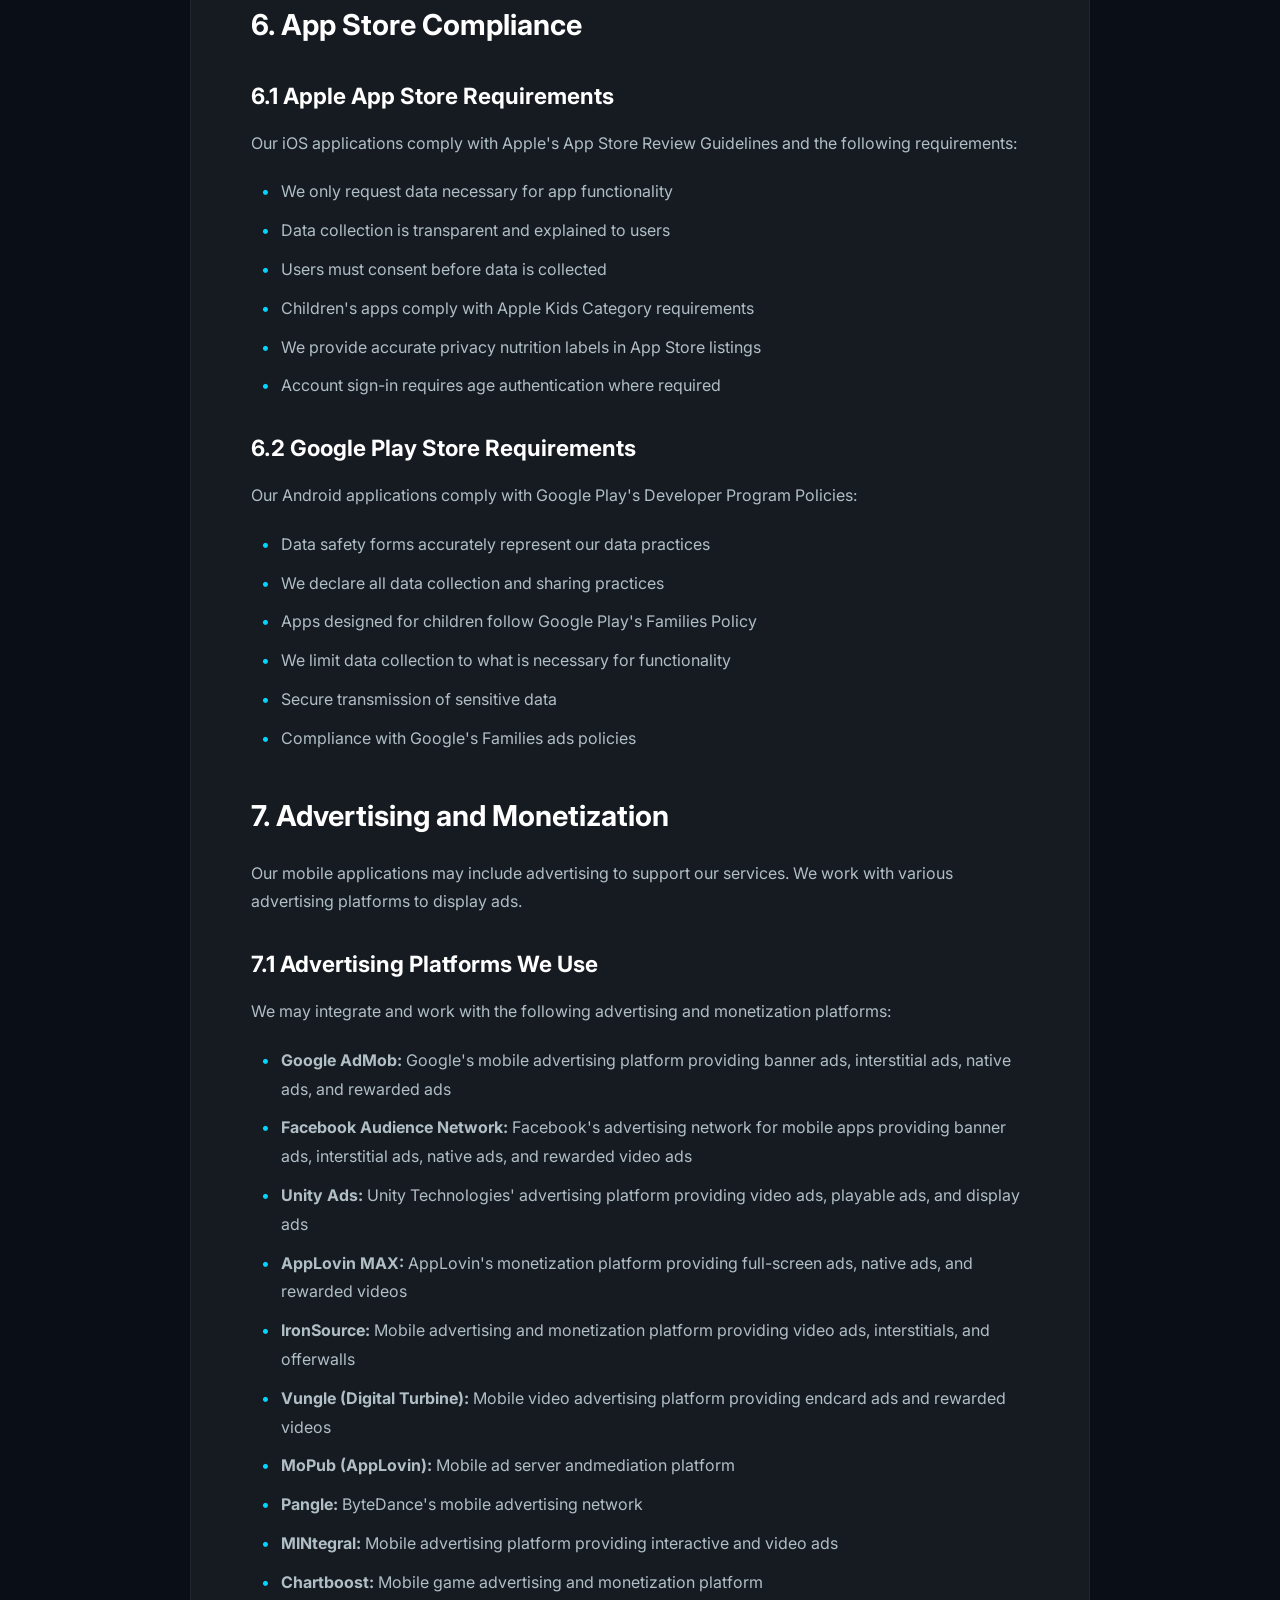
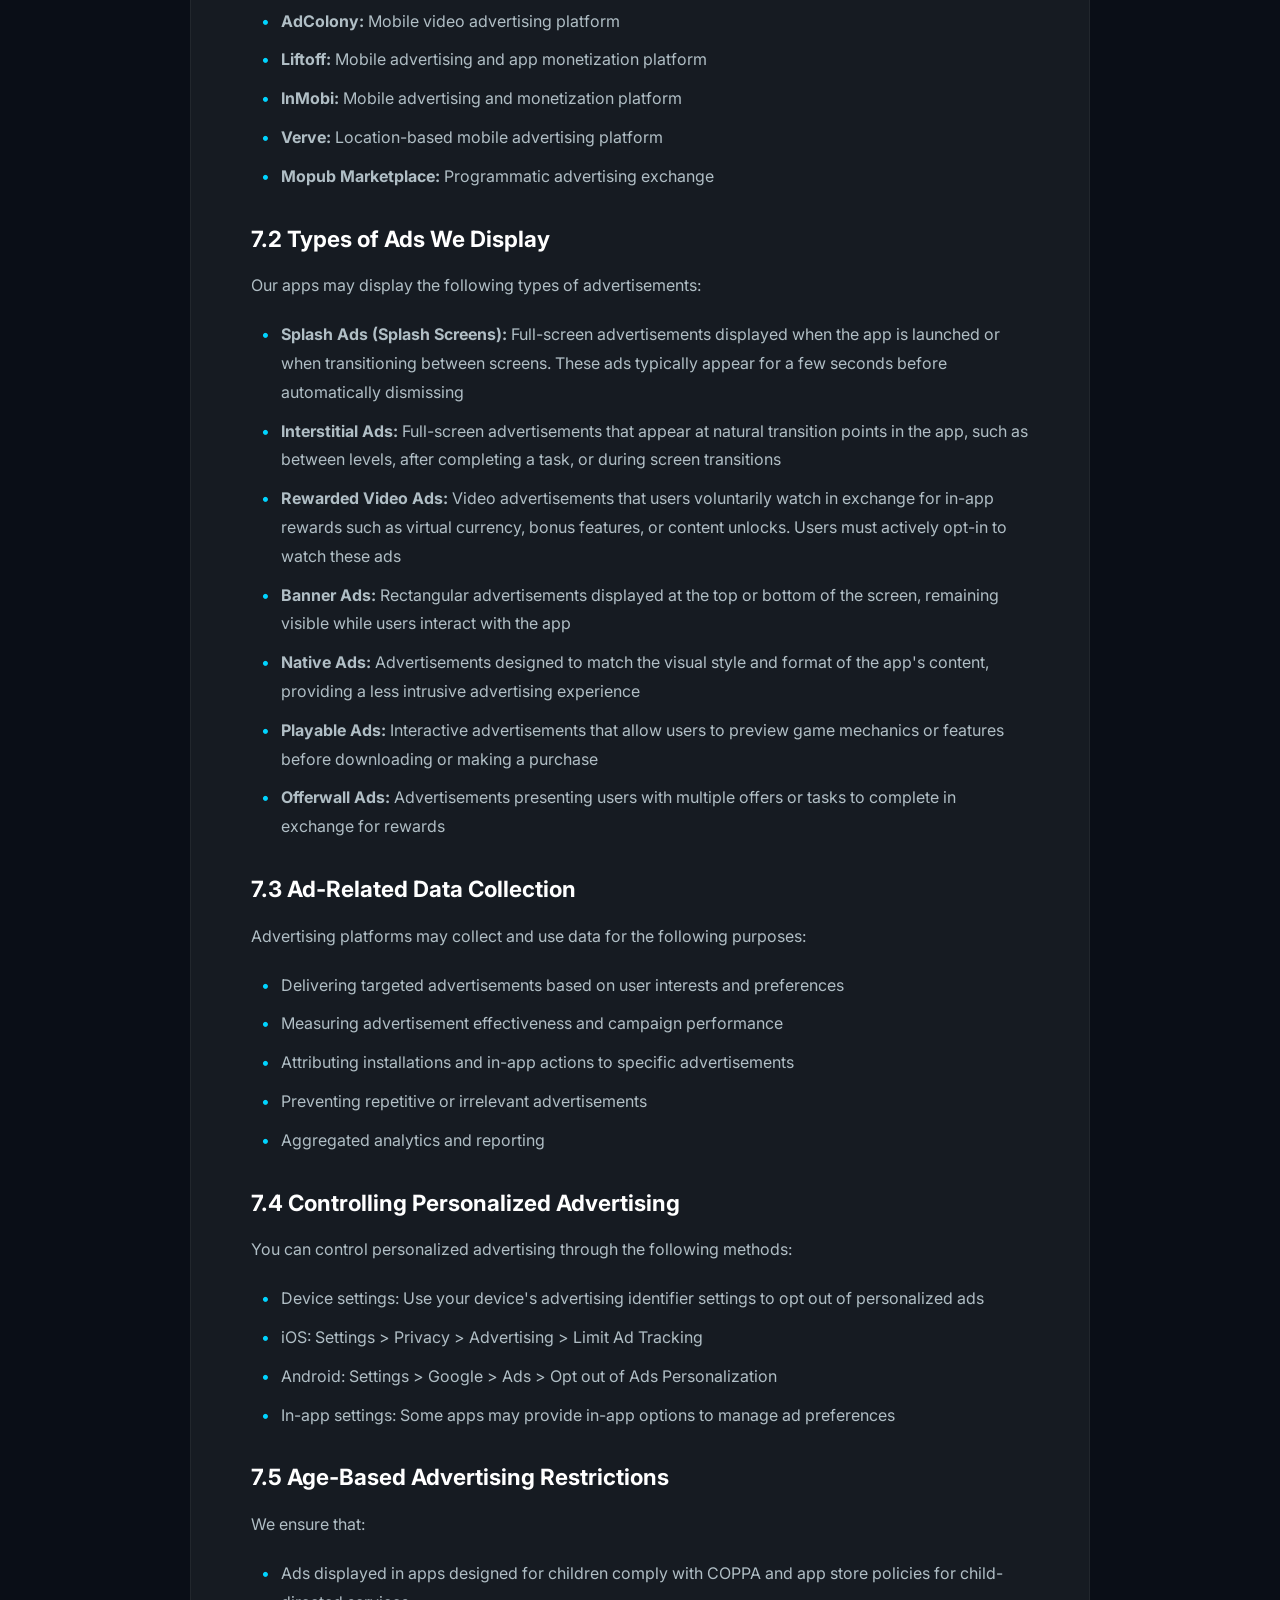
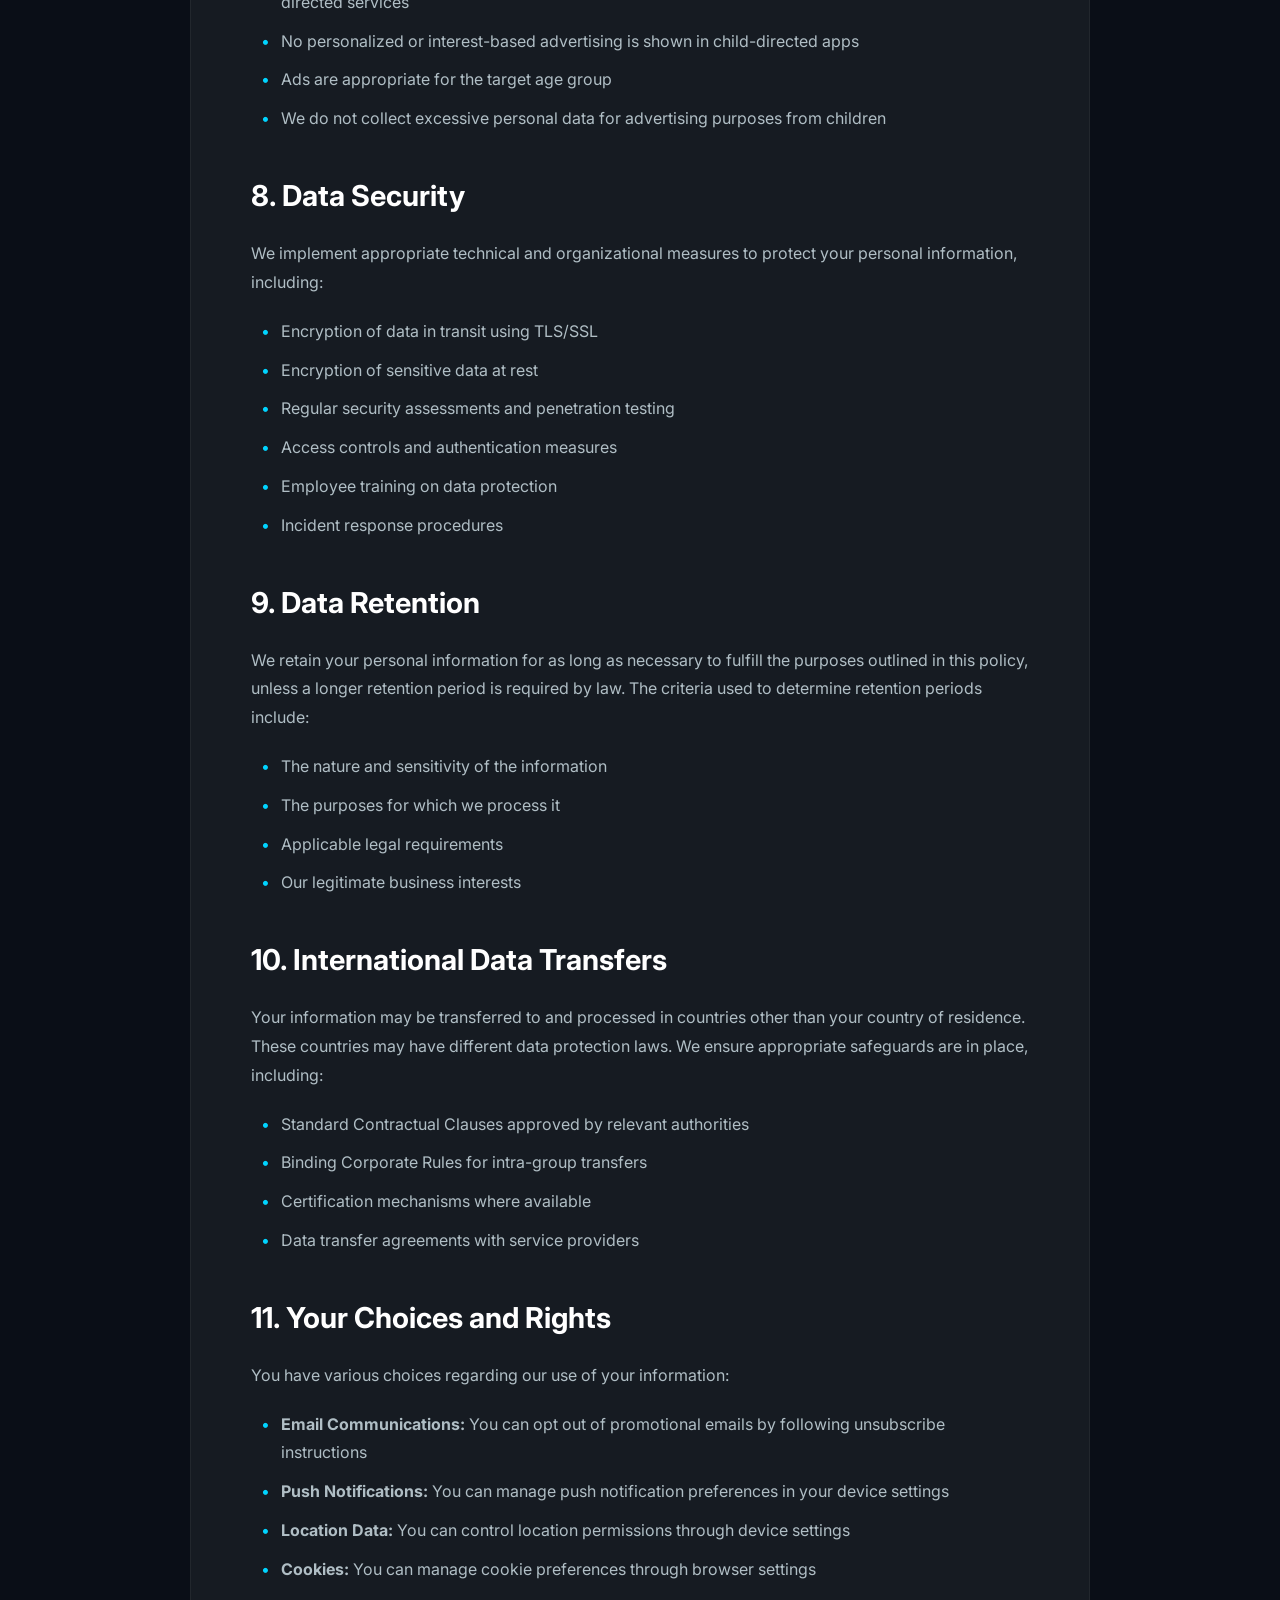
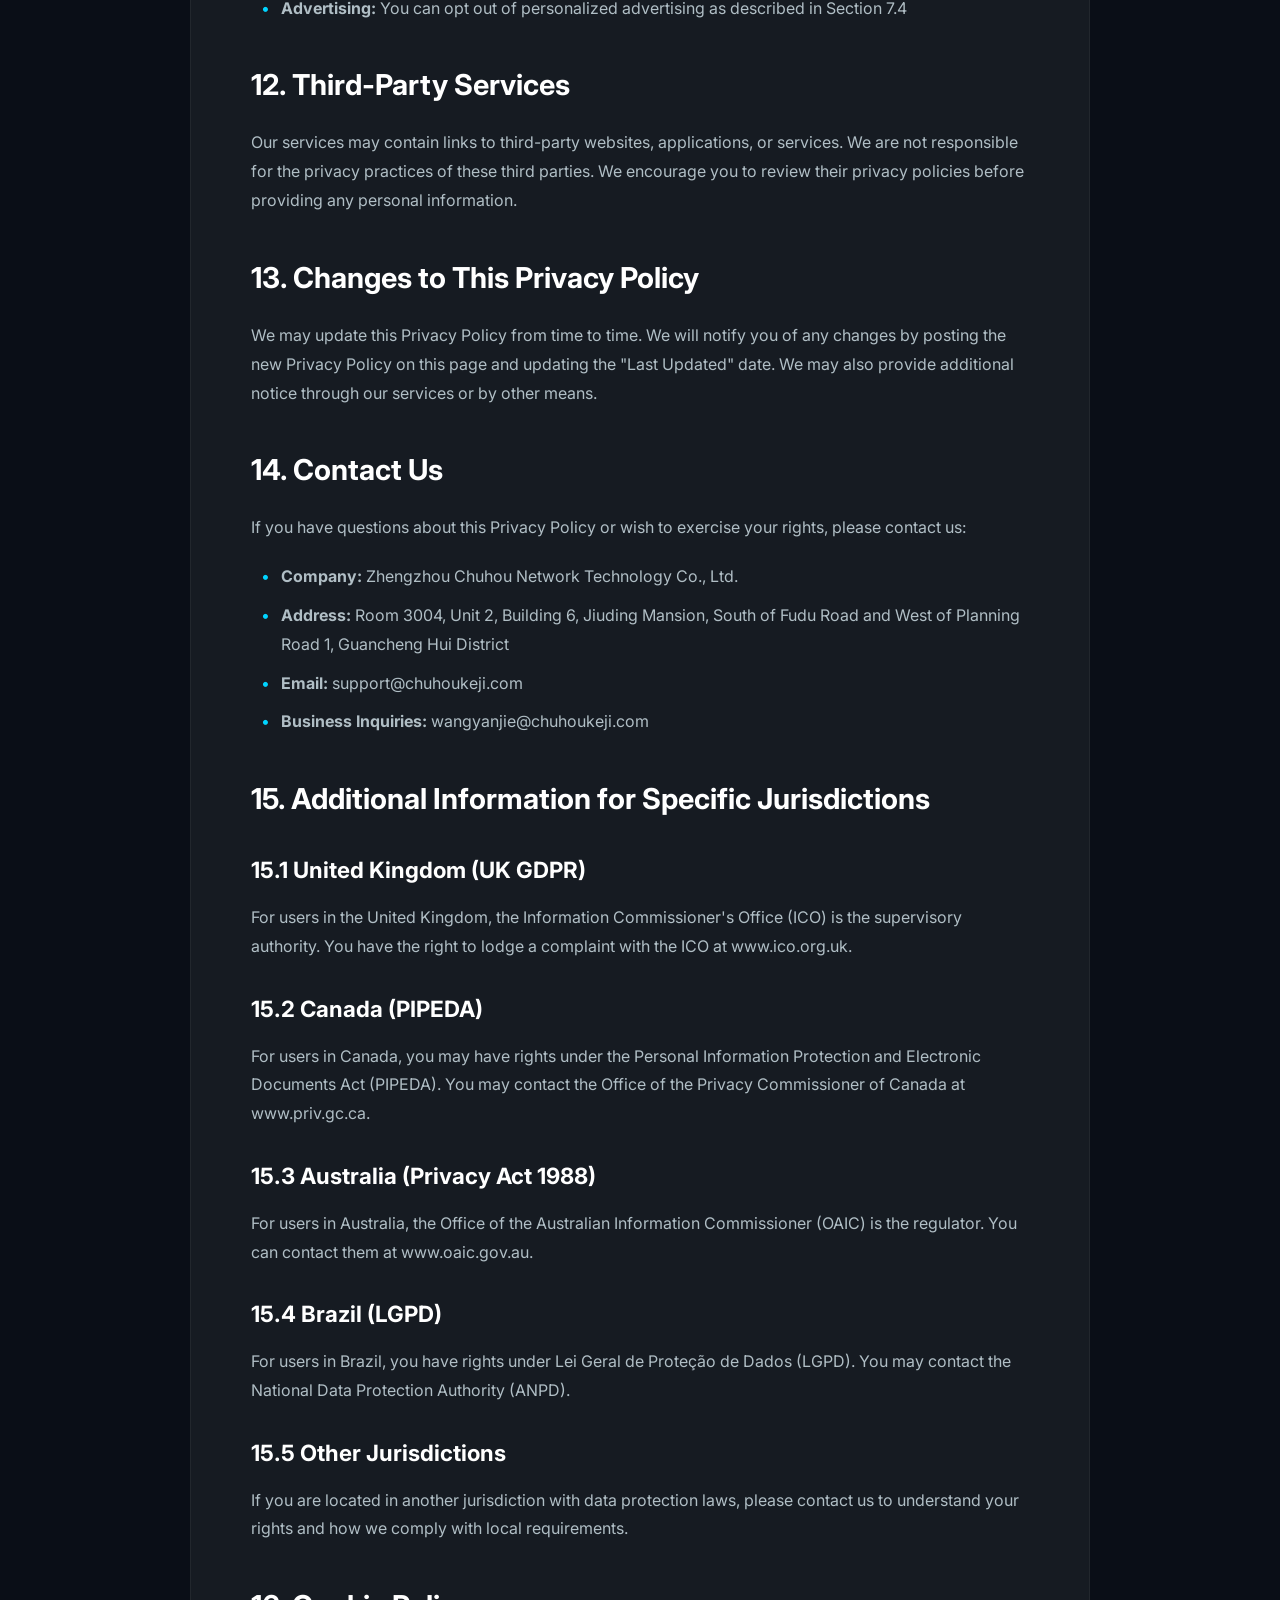
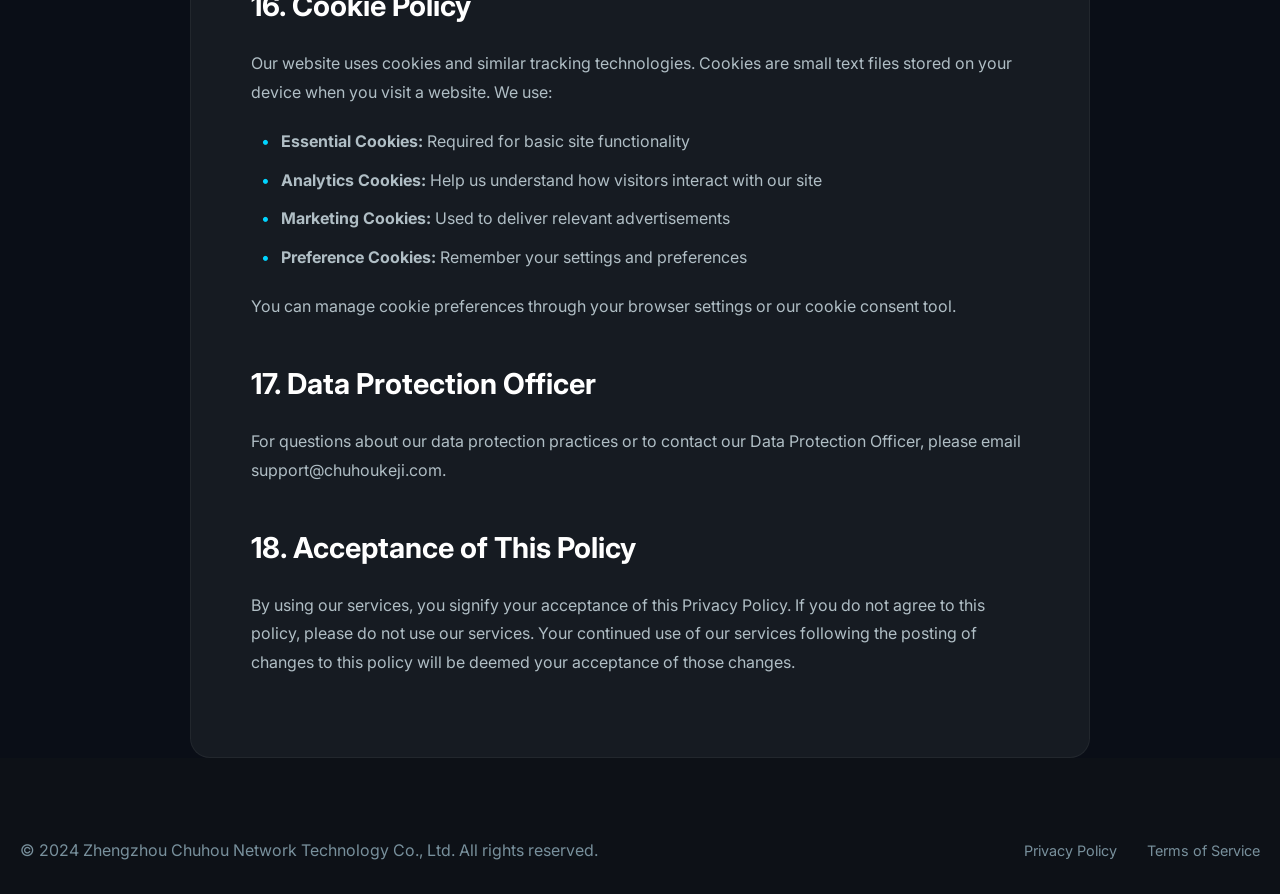
<file: privacy.html>
<!DOCTYPE html>
<html lang="en">
<head>
    <meta charset="UTF-8">
    <meta name="viewport" content="width=device-width, initial-scale=1.0">
    <meta http-equiv="X-UA-Compatible" content="IE=edge">
    <title>Privacy Policy | Zhengzhou Chuhou Network Technology Co., Ltd.</title>
    <meta name="description" content="Zhengzhou Chuhou Network Technology Co., Ltd. Privacy Policy - Learn how we collect, use, and protect your personal information in compliance with GDPR, CCPA, COPPA, and app store guidelines.">
    <meta name="robots" content="noindex, nofollow">
    <link rel="canonical" href="https://chuhoukeji.com/privacy.html">
    <link rel="icon" type="image/svg+xml" href="data:image/svg+xml,%3Csvg xmlns='http://www.w3.org/2000/svg' viewBox='0 0 100 100'%3E%3Cdefs%3E%3ClinearGradient id='g' x1='0%25' y1='0%25' x2='100%25' y2='100%25'%3E%3Cstop offset='0%25' stop-color='%2300d4ff'/%3E%3Cstop offset='100%25' stop-color='%237c4dff'/%3E%3C/linearGradient%3E%3C/defs%3E%3Ccircle cx='50' cy='50' r='45' fill='url(%23g)'/%3E%3Cpath d='M30 50 L45 65 L70 35' stroke='%230a0e17' stroke-width='6' fill='none' stroke-linecap='round' stroke-linejoin='round'/%3E%3C/svg%3E">
    <link rel="preconnect" href="https://fonts.googleapis.com">
    <link rel="preconnect" href="https://fonts.gstatic.com" crossorigin>
    <link href="https://fonts.googleapis.com/css2?family=Inter:wght@300;400;500;600;700;800;900&display=swap" rel="stylesheet">
    <link rel="stylesheet" href="css/style.css">
    <link rel="stylesheet" href="css/animations.css">
</head>
<body>
    <div class="scroll-progress" id="scrollProgress"></div>
    
    <nav class="navbar" id="navbar">
        <div class="container">
            <a href="index.html" class="logo">
                <svg viewBox="0 0 100 100" fill="none" xmlns="http://www.w3.org/2000/svg">
                    <defs>
                        <linearGradient id="logoGradient" x1="0%" y1="0%" x2="100%" y2="100%">
                            <stop offset="0%" stop-color="#00d4ff"/>
                            <stop offset="100%" stop-color="#7c4dff"/>
                        </linearGradient>
                    </defs>
                    <circle cx="50" cy="50" r="45" fill="url(#logoGradient)"/>
                    <path d="M30 50 L45 65 L70 35" stroke="#0a0e17" stroke-width="6" fill="none" stroke-linecap="round" stroke-linejoin="round"/>
                </svg>
                <span class="logo-text">Chuhou Tech</span>
            </a>
            
            <ul class="nav-menu" id="navMenu">
                <li><a href="index.html" class="nav-link">Home</a></li>
                <li><a href="services.html" class="nav-link">Services</a></li>
                <li><a href="culture.html" class="nav-link">Culture</a></li>
                <li><a href="news.html" class="nav-link">News</a></li>
                <li><a href="contact.html" class="nav-link">Contact</a></li>
            </ul>
            
            <button class="nav-toggle" id="navToggle" aria-label="Toggle navigation">
                <span></span>
                <span></span>
                <span></span>
            </button>
        </div>
    </nav>
    
    <section class="legal-page">
        <div class="container">
            <div class="legal-content">
                <h1>Privacy Policy</h1>
                <p class="legal-updated">Last Updated: December 15, 2024</p>
                
                <p>Zhengzhou Chuhou Network Technology Co., Ltd. ("we," "our," or "us") is committed to protecting your privacy. This Privacy Policy explains how we collect, use, disclose, and safeguard your information when you visit our website, use our mobile applications, or interact with our services. Please read this privacy policy carefully. By using our services, you consent to the practices described in this policy.</p>
                
                <h2>1. Information We Collect</h2>
                
                <h3>1.1 Personal Information</h3>
                <p>We may collect personal information that you voluntarily provide to us, including but not limited to:</p>
                <ul>
                    <li>Name and contact information (email address, phone number, mailing address)</li>
                    <li>Account credentials (username, password)</li>
                    <li>Demographic information (age, gender, location)</li>
                    <li>Payment information (credit card details, billing address)</li>
                    <li>Communication preferences</li>
                    <li>Business contact information for enterprise clients</li>
                </ul>
                
                <h3>1.2 Automatically Collected Information</h3>
                <p>When you access our website or use our applications, we automatically collect certain information, including:</p>
                <ul>
                    <li>Device information (device type, operating system, unique device identifiers)</li>
                    <li>Browser information (browser type, version, language preferences)</li>
                    <li>IP address and geographic location</li>
                    <li>Usage data (pages visited, time spent, click patterns)</li>
                    <li>Referring/exit URLs</li>
                    <li>Mobile app usage data and analytics</li>
                </ul>
                
                <h3>1.3 Information from Third Parties</h3>
                <p>We may receive information from third parties, including:</p>
                <ul>
                    <li>Business partners and service providers</li>
                    <li>Analytics and advertising platforms</li>
                    <li>Social media platforms (when you connect or interact with us)</li>
                    <li>Public databases and data providers</li>
                </ul>
                
                <h2>2. How We Use Your Information</h2>
                <p>We use the information we collect for the following purposes:</p>
                <ul>
                    <li>Providing, maintaining, and improving our services</li>
                    <li>Processing transactions and sending related information</li>
                    <li>Sending technical notices, updates, security alerts, and support messages</li>
                    <li>Responding to your comments, questions, and customer service requests</li>
                    <li>Communicating about products, services, offers, and events</li>
                    <li>Monitoring and analyzing trends, usage, and activities</li>
                    <li>Detecting, investigating, and preventing fraudulent or unauthorized activities</li>
                    <li>Personalizing and improving your experience</li>
                    <li>Delivering targeted advertising and marketing communications</li>
                </ul>
                
                <h2>3. GDPR Compliance (European Union Users)</h2>
                <p>If you are located in the European Union or European Economic Area, you have additional rights under the General Data Protection Regulation (GDPR):</p>
                
                <h3>3.1 Legal Basis for Processing</h3>
                <p>We process your personal data based on one or more of the following legal grounds:</p>
                <ul>
                    <li>Your explicit consent</li>
                    <li>Performance of a contract with you</li>
                    <li>Compliance with legal obligations</li>
                    <li>Our legitimate business interests (balanced against your rights)</li>
                </ul>
                
                <h3>3.2 Your GDPR Rights</h3>
                <p>You have the right to:</p>
                <ul>
                    <li>Access your personal data and receive a copy</li>
                    <li>Rectify inaccurate or incomplete personal data</li>
                    <li>Request erasure of your personal data ("right to be forgotten")</li>
                    <li>Restrict processing of your personal data</li>
                    <li>Data portability - receive your data in a structured, machine-readable format</li>
                    <li>Object to processing based on legitimate interests</li>
                    <li>Withdraw consent at any time</li>
                    <li>Lodge a complaint with a supervisory authority</li>
                </ul>
                
                <h3>3.3 Data Transfers</h3>
                <p>When we transfer personal data from the EU/EEA to countries outside the EU/EEA, we ensure appropriate safeguards are in place, such as Standard Contractual Clauses approved by the European Commission.</p>
                
                <h2>4. CCPA Compliance (California Residents)</h2>
                <p>If you are a California resident, you have specific rights under the California Consumer Privacy Act (CCPA) and California Privacy Rights Act (CPRA):</p>
                
                <h3>4.1 Your CCPA Rights</h3>
                <ul>
                    <li><strong>Right to Know:</strong> Request disclosure of personal information collected, used, disclosed, or sold</li>
                    <li><strong>Right to Delete:</strong> Request deletion of personal information</li>
                    <li><strong>Right to Opt-Out:</strong> Opt out of the sale of personal information</li>
                    <li><strong>Right to Non-Discrimination:</strong> Not be discriminated against for exercising your privacy rights</li>
                    <li><strong>Right to Correct:</strong> Request correction of inaccurate personal information</li>
                    <li><strong>Right to Limit Use:</strong> Limit use of sensitive personal information</li>
                </ul>
                
                <h3>4.2 Categories of Personal Information</h3>
                <p>In the preceding 12 months, we have collected the following categories of personal information:</p>
                <ul>
                    <li>Identifiers (name, email, phone, address, IP address)</li>
                    <li>Commercial information (purchase history, transaction records)</li>
                    <li>Internet/electronic activity (browsing history, app usage)</li>
                    <li>Geolocation data</li>
                    <li>Professional/employment information</li>
                    <li>Inference data (profiles reflecting preferences)</li>
                </ul>
                
                <h3>4.3 "Do Not Sell or Share My Personal Information"</h3>
                <p>California residents may opt out of the sale or sharing of their personal information by contacting us at support@chuhoukeji.com. We do not sell personal information in exchange for monetary compensation, but some data sharing for advertising purposes may constitute "sharing" under CCPA.</p>
                
                <h2>5. COPPA Compliance (Children's Privacy)</h2>
                <p>We are committed to complying with the Children's Online Privacy Protection Act (COPPA) and similar international children's privacy laws:</p>
                
                <h3>5.1 Age Restrictions</h3>
                <ul>
                    <li>Our services are not directed to children under 13 years of age (16 in certain jurisdictions)</li>
                    <li>We do not knowingly collect personal information from children under 13</li>
                    <li>If we learn that we have collected personal information from a child under 13, we will take steps to delete such information promptly</li>
                    <li>Parents or guardians who believe their child has provided us with personal information may contact us at support@chuhoukeji.com</li>
                </ul>
                
                <h3>5.2 Parental Controls</h3>
                <p>Parents can:</p>
                <ul>
                    <li>Review, request deletion of, or refuse further collection of their child's personal information</li>
                    <li>Consent to collection and use of information without consenting to disclosure to third parties</li>
                    <li>Contact us to exercise these rights</li>
                </ul>
                
                <h2>6. App Store Compliance</h2>
                
                <h3>6.1 Apple App Store Requirements</h3>
                <p>Our iOS applications comply with Apple's App Store Review Guidelines and the following requirements:</p>
                <ul>
                    <li>We only request data necessary for app functionality</li>
                    <li>Data collection is transparent and explained to users</li>
                    <li>Users must consent before data is collected</li>
                    <li>Children's apps comply with Apple Kids Category requirements</li>
                    <li>We provide accurate privacy nutrition labels in App Store listings</li>
                    <li>Account sign-in requires age authentication where required</li>
                </ul>
                
                <h3>6.2 Google Play Store Requirements</h3>
                <p>Our Android applications comply with Google Play's Developer Program Policies:</p>
                <ul>
                    <li>Data safety forms accurately represent our data practices</li>
                    <li>We declare all data collection and sharing practices</li>
                    <li>Apps designed for children follow Google Play's Families Policy</li>
                    <li>We limit data collection to what is necessary for functionality</li>
                    <li>Secure transmission of sensitive data</li>
                    <li>Compliance with Google's Families ads policies</li>
                </ul>
                
                <h2>7. Advertising and Monetization</h2>
                <p>Our mobile applications may include advertising to support our services. We work with various advertising platforms to display ads.</p>
                
                <h3>7.1 Advertising Platforms We Use</h3>
                <p>We may integrate and work with the following advertising and monetization platforms:</p>
                <ul>
                    <li><strong>Google AdMob:</strong> Google's mobile advertising platform providing banner ads, interstitial ads, native ads, and rewarded ads</li>
                    <li><strong>Facebook Audience Network:</strong> Facebook's advertising network for mobile apps providing banner ads, interstitial ads, native ads, and rewarded video ads</li>
                    <li><strong>Unity Ads:</strong> Unity Technologies' advertising platform providing video ads, playable ads, and display ads</li>
                    <li><strong>AppLovin MAX:</strong> AppLovin's monetization platform providing full-screen ads, native ads, and rewarded videos</li>
                    <li><strong>IronSource:</strong> Mobile advertising and monetization platform providing video ads, interstitials, and offerwalls</li>
                    <li><strong>Vungle (Digital Turbine):</strong> Mobile video advertising platform providing endcard ads and rewarded videos</li>
                    <li><strong>MoPub (AppLovin):</strong> Mobile ad server andmediation platform</li>
                    <li><strong>Pangle:</strong> ByteDance's mobile advertising network</li>
                    <li><strong>MINtegral:</strong> Mobile advertising platform providing interactive and video ads</li>
                    <li><strong>Chartboost:</strong> Mobile game advertising and monetization platform</li>
                    <li><strong>AdColony:</strong> Mobile video advertising platform</li>
                    <li><strong>Liftoff:</strong> Mobile advertising and app monetization platform</li>
                    <li><strong>InMobi:</strong> Mobile advertising and monetization platform</li>
                    <li><strong>Verve:</strong> Location-based mobile advertising platform</li>
                    <li><strong>Mopub Marketplace:</strong> Programmatic advertising exchange</li>
                </ul>
                
                <h3>7.2 Types of Ads We Display</h3>
                <p>Our apps may display the following types of advertisements:</p>
                <ul>
                    <li><strong>Splash Ads (Splash Screens):</strong> Full-screen advertisements displayed when the app is launched or when transitioning between screens. These ads typically appear for a few seconds before automatically dismissing</li>
                    <li><strong>Interstitial Ads:</strong> Full-screen advertisements that appear at natural transition points in the app, such as between levels, after completing a task, or during screen transitions</li>
                    <li><strong>Rewarded Video Ads:</strong> Video advertisements that users voluntarily watch in exchange for in-app rewards such as virtual currency, bonus features, or content unlocks. Users must actively opt-in to watch these ads</li>
                    <li><strong>Banner Ads:</strong> Rectangular advertisements displayed at the top or bottom of the screen, remaining visible while users interact with the app</li>
                    <li><strong>Native Ads:</strong> Advertisements designed to match the visual style and format of the app's content, providing a less intrusive advertising experience</li>
                    <li><strong>Playable Ads:</strong> Interactive advertisements that allow users to preview game mechanics or features before downloading or making a purchase</li>
                    <li><strong>Offerwall Ads:</strong> Advertisements presenting users with multiple offers or tasks to complete in exchange for rewards</li>
                </ul>
                
                <h3>7.3 Ad-Related Data Collection</h3>
                <p>Advertising platforms may collect and use data for the following purposes:</p>
                <ul>
                    <li>Delivering targeted advertisements based on user interests and preferences</li>
                    <li>Measuring advertisement effectiveness and campaign performance</li>
                    <li>Attributing installations and in-app actions to specific advertisements</li>
                    <li>Preventing repetitive or irrelevant advertisements</li>
                    <li>Aggregated analytics and reporting</li>
                </ul>
                
                <h3>7.4 Controlling Personalized Advertising</h3>
                <p>You can control personalized advertising through the following methods:</p>
                <ul>
                    <li>Device settings: Use your device's advertising identifier settings to opt out of personalized ads</li>
                    <li>iOS: Settings > Privacy > Advertising > Limit Ad Tracking</li>
                    <li>Android: Settings > Google > Ads > Opt out of Ads Personalization</li>
                    <li>In-app settings: Some apps may provide in-app options to manage ad preferences</li>
                </ul>
                
                <h3>7.5 Age-Based Advertising Restrictions</h3>
                <p>We ensure that:</p>
                <ul>
                    <li>Ads displayed in apps designed for children comply with COPPA and app store policies for child-directed services</li>
                    <li>No personalized or interest-based advertising is shown in child-directed apps</li>
                    <li>Ads are appropriate for the target age group</li>
                    <li>We do not collect excessive personal data for advertising purposes from children</li>
                </ul>
                
                <h2>8. Data Security</h2>
                <p>We implement appropriate technical and organizational measures to protect your personal information, including:</p>
                <ul>
                    <li>Encryption of data in transit using TLS/SSL</li>
                    <li>Encryption of sensitive data at rest</li>
                    <li>Regular security assessments and penetration testing</li>
                    <li>Access controls and authentication measures</li>
                    <li>Employee training on data protection</li>
                    <li>Incident response procedures</li>
                </ul>
                
                <h2>9. Data Retention</h2>
                <p>We retain your personal information for as long as necessary to fulfill the purposes outlined in this policy, unless a longer retention period is required by law. The criteria used to determine retention periods include:</p>
                <ul>
                    <li>The nature and sensitivity of the information</li>
                    <li>The purposes for which we process it</li>
                    <li>Applicable legal requirements</li>
                    <li>Our legitimate business interests</li>
                </ul>
                
                <h2>10. International Data Transfers</h2>
                <p>Your information may be transferred to and processed in countries other than your country of residence. These countries may have different data protection laws. We ensure appropriate safeguards are in place, including:</p>
                <ul>
                    <li>Standard Contractual Clauses approved by relevant authorities</li>
                    <li>Binding Corporate Rules for intra-group transfers</li>
                    <li>Certification mechanisms where available</li>
                    <li>Data transfer agreements with service providers</li>
                </ul>
                
                <h2>11. Your Choices and Rights</h2>
                <p>You have various choices regarding our use of your information:</p>
                <ul>
                    <li><strong>Email Communications:</strong> You can opt out of promotional emails by following unsubscribe instructions</li>
                    <li><strong>Push Notifications:</strong> You can manage push notification preferences in your device settings</li>
                    <li><strong>Location Data:</strong> You can control location permissions through device settings</li>
                    <li><strong>Cookies:</strong> You can manage cookie preferences through browser settings</li>
                    <li><strong>Advertising:</strong> You can opt out of personalized advertising as described in Section 7.4</li>
                </ul>
                
                <h2>12. Third-Party Services</h2>
                <p>Our services may contain links to third-party websites, applications, or services. We are not responsible for the privacy practices of these third parties. We encourage you to review their privacy policies before providing any personal information.</p>
                
                <h2>13. Changes to This Privacy Policy</h2>
                <p>We may update this Privacy Policy from time to time. We will notify you of any changes by posting the new Privacy Policy on this page and updating the "Last Updated" date. We may also provide additional notice through our services or by other means.</p>
                
                <h2>14. Contact Us</h2>
                <p>If you have questions about this Privacy Policy or wish to exercise your rights, please contact us:</p>
                <ul>
                    <li><strong>Company:</strong> Zhengzhou Chuhou Network Technology Co., Ltd.</li>
                    <li><strong>Address:</strong> Room 3004, Unit 2, Building 6, Jiuding Mansion, South of Fudu Road and West of Planning Road 1, Guancheng Hui District</li>
                    <li><strong>Email:</strong> support@chuhoukeji.com</li>
                    <li><strong>Business Inquiries:</strong> wangyanjie@chuhoukeji.com</li>
                </ul>
                
                <h2>15. Additional Information for Specific Jurisdictions</h2>
                
                <h3>15.1 United Kingdom (UK GDPR)</h3>
                <p>For users in the United Kingdom, the Information Commissioner's Office (ICO) is the supervisory authority. You have the right to lodge a complaint with the ICO at www.ico.org.uk.</p>
                
                <h3>15.2 Canada (PIPEDA)</h3>
                <p>For users in Canada, you may have rights under the Personal Information Protection and Electronic Documents Act (PIPEDA). You may contact the Office of the Privacy Commissioner of Canada at www.priv.gc.ca.</p>
                
                <h3>15.3 Australia (Privacy Act 1988)</h3>
                <p>For users in Australia, the Office of the Australian Information Commissioner (OAIC) is the regulator. You can contact them at www.oaic.gov.au.</p>
                
                <h3>15.4 Brazil (LGPD)</h3>
                <p>For users in Brazil, you have rights under Lei Geral de Proteção de Dados (LGPD). You may contact the National Data Protection Authority (ANPD).</p>
                
                <h3>15.5 Other Jurisdictions</h3>
                <p>If you are located in another jurisdiction with data protection laws, please contact us to understand your rights and how we comply with local requirements.</p>
                
                <h2>16. Cookie Policy</h2>
                <p>Our website uses cookies and similar tracking technologies. Cookies are small text files stored on your device when you visit a website. We use:</p>
                <ul>
                    <li><strong>Essential Cookies:</strong> Required for basic site functionality</li>
                    <li><strong>Analytics Cookies:</strong> Help us understand how visitors interact with our site</li>
                    <li><strong>Marketing Cookies:</strong> Used to deliver relevant advertisements</li>
                    <li><strong>Preference Cookies:</strong> Remember your settings and preferences</li>
                </ul>
                <p>You can manage cookie preferences through your browser settings or our cookie consent tool.</p>
                
                <h2>17. Data Protection Officer</h2>
                <p>For questions about our data protection practices or to contact our Data Protection Officer, please email support@chuhoukeji.com.</p>
                
                <h2>18. Acceptance of This Policy</h2>
                <p>By using our services, you signify your acceptance of this Privacy Policy. If you do not agree to this policy, please do not use our services. Your continued use of our services following the posting of changes to this policy will be deemed your acceptance of those changes.</p>
            </div>
        </div>
    </section>
    
    <footer class="footer">
        <div class="container">
            <div class="footer-bottom" style="border-top: none; padding-top: 0;">
                <p>&copy; 2024 Zhengzhou Chuhou Network Technology Co., Ltd. All rights reserved.</p>
                <div class="footer-legal">
                    <a href="privacy.html">Privacy Policy</a>
                    <a href="terms.html">Terms of Service</a>
                </div>
            </div>
        </div>
    </footer>
    
    <script src="js/main.js"></script>
</body>
</html>
</file>
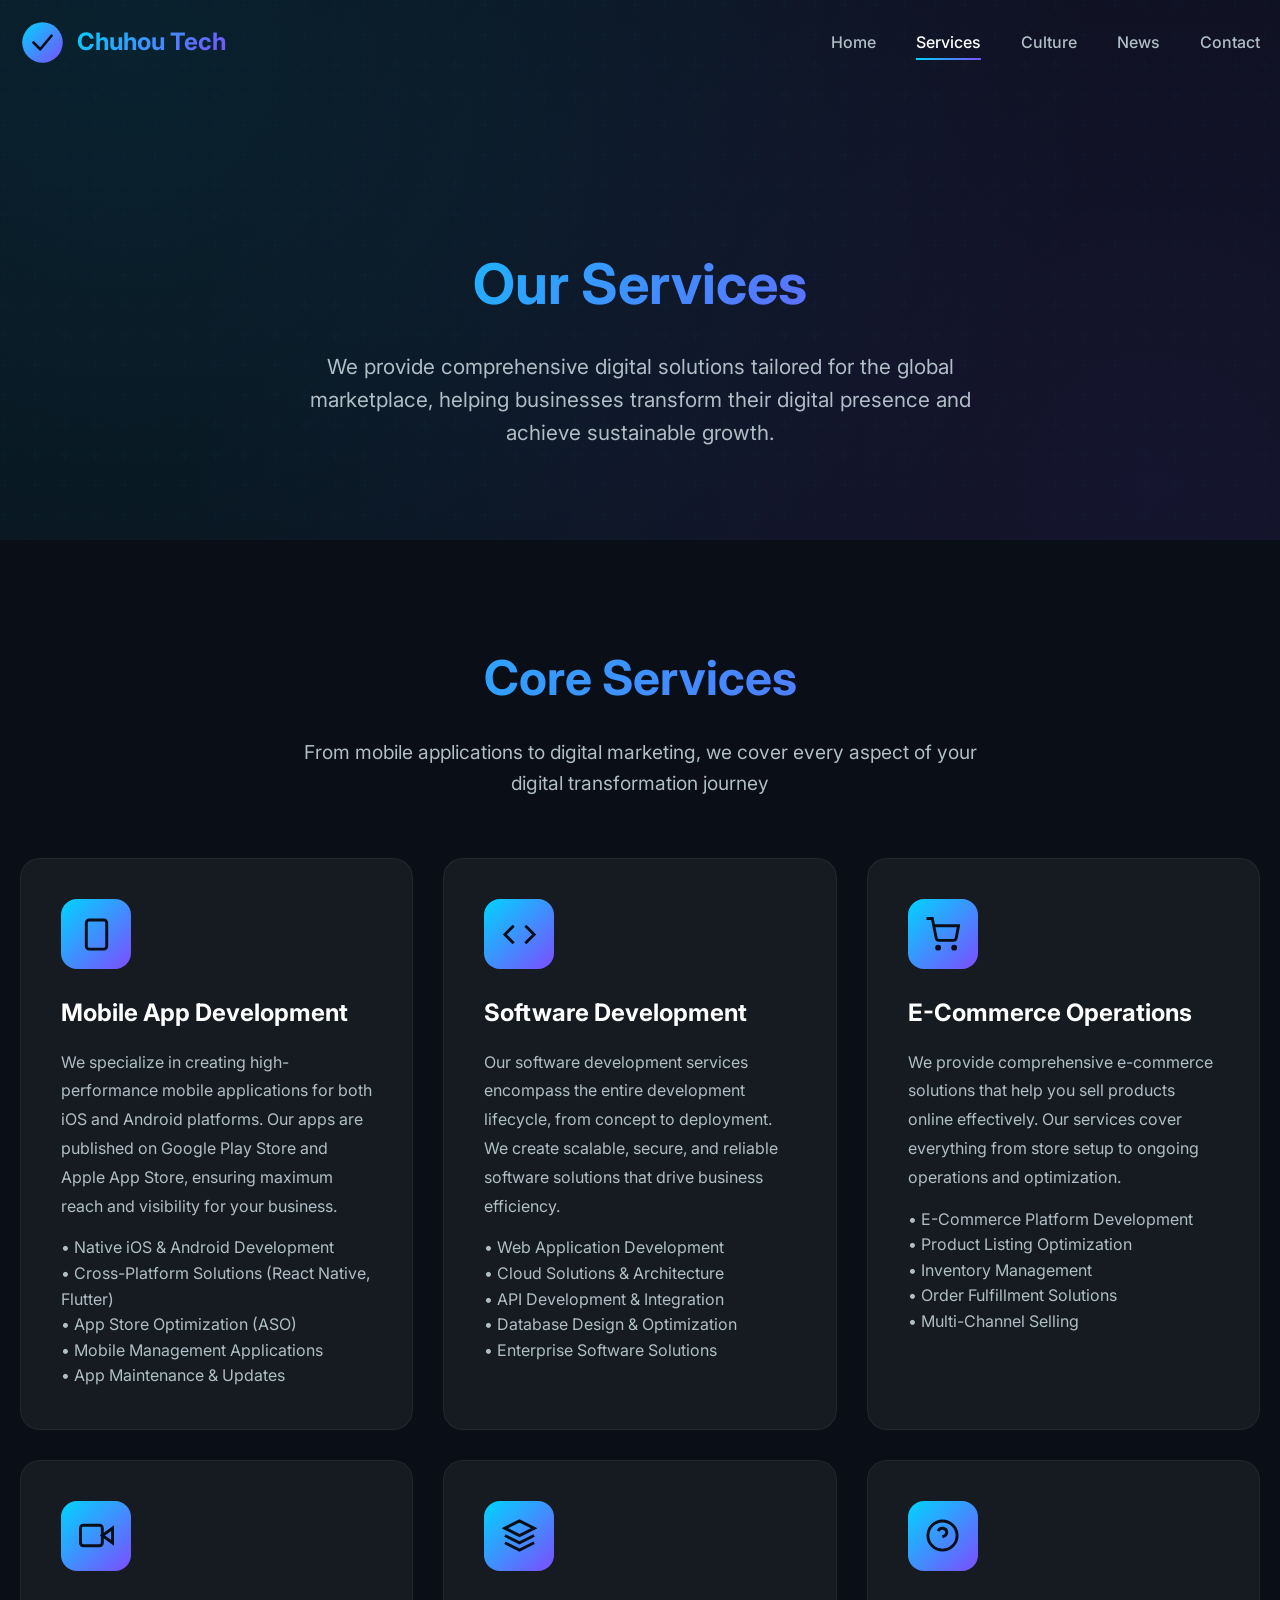
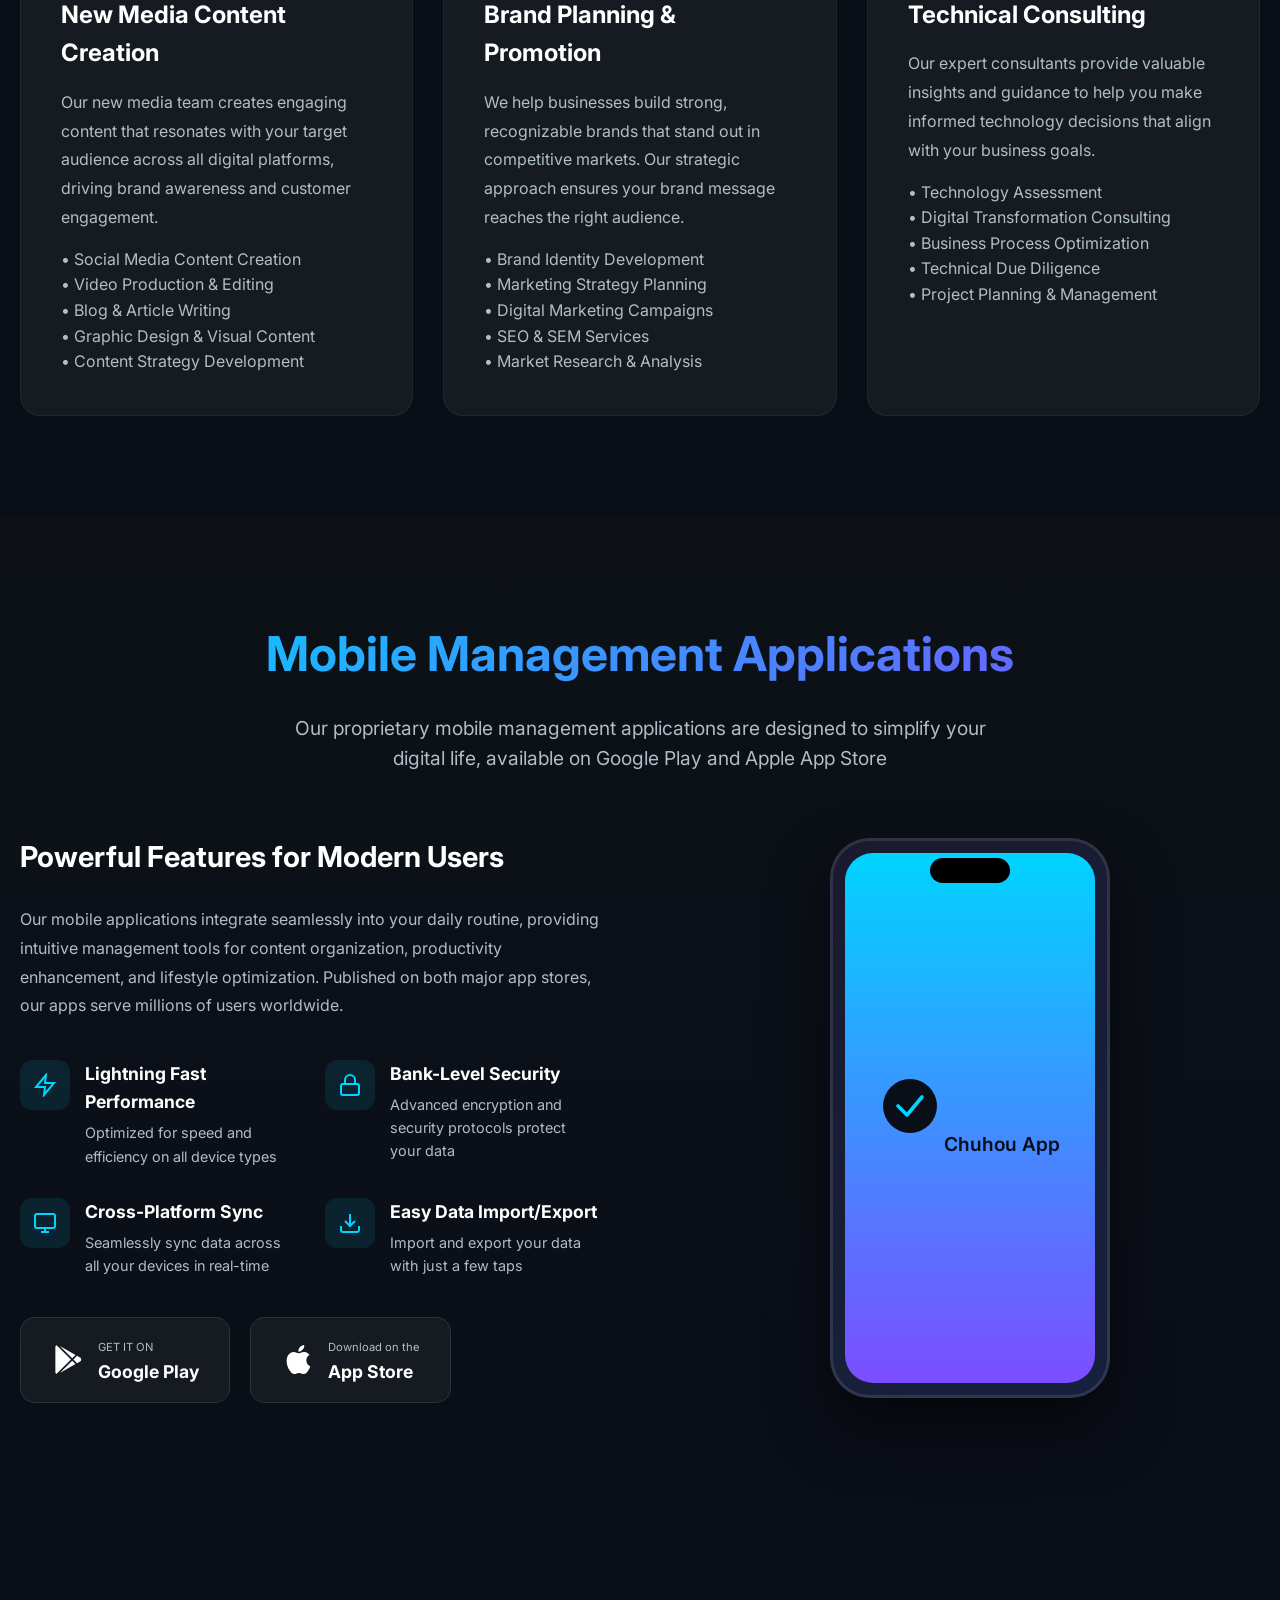
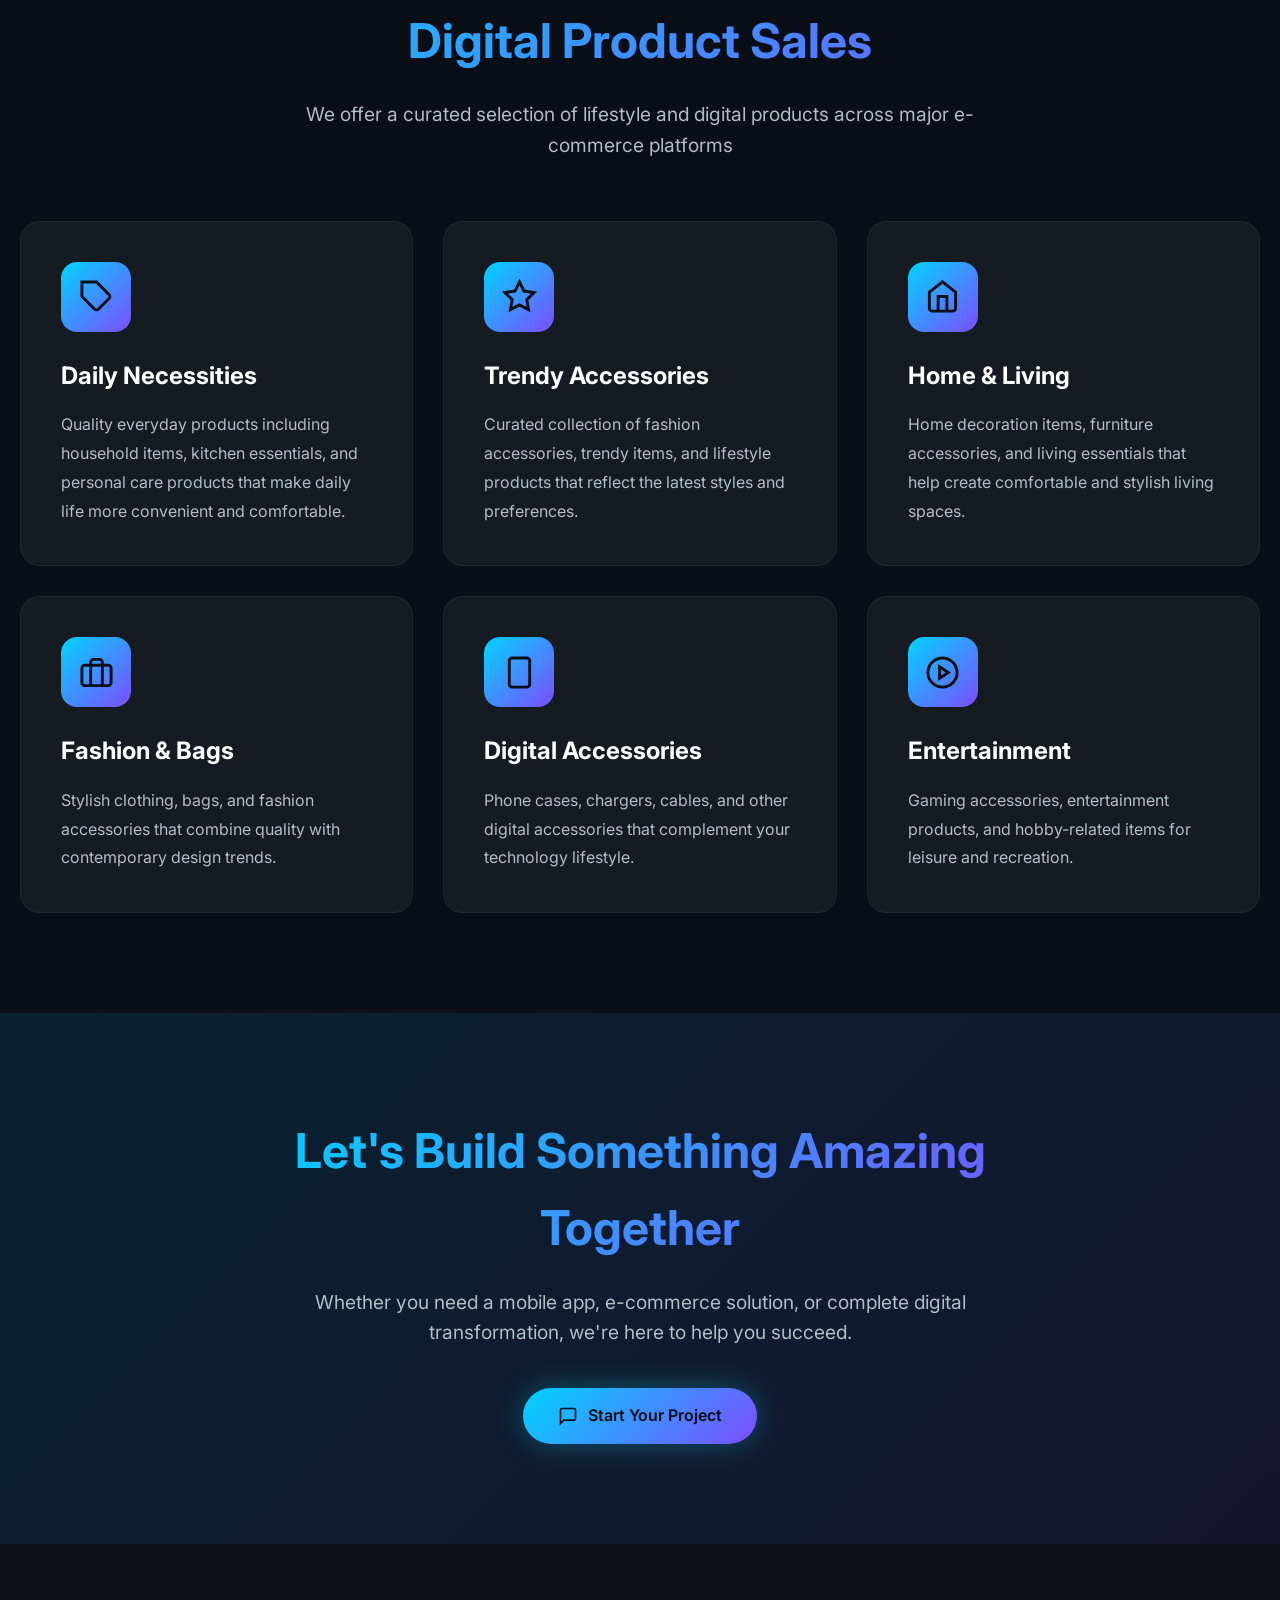
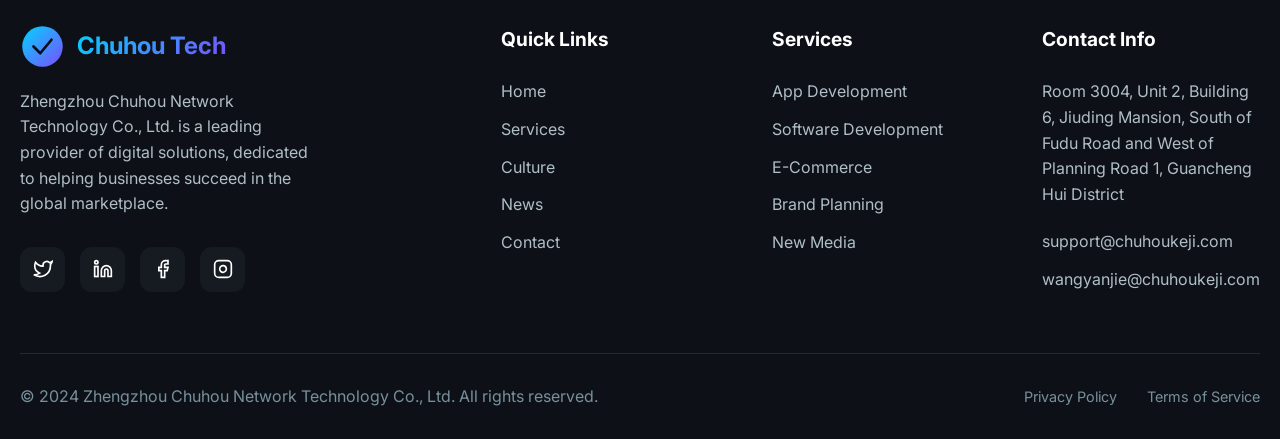
<file: services.html>
<!DOCTYPE html>
<html lang="en">
<head>
    <meta charset="UTF-8">
    <meta name="viewport" content="width=device-width, initial-scale=1.0">
    <meta http-equiv="X-UA-Compatible" content="IE=edge">
    
    <!-- SEO Meta Tags -->
    <title>Our Services | Zhengzhou Chuhou Network Technology Co., Ltd.</title>
    <meta name="description" content="Explore our comprehensive digital services including mobile app development, software solutions, e-commerce operations, brand planning, new media content creation, and digital product sales for global markets.">
    <meta name="keywords" content="mobile app development, software development, e-commerce, brand planning, new media, digital products, app store, Google Play, App Store">
    <meta name="author" content="Zhengzhou Chuhou Network Technology Co., Ltd.">
    <meta name="robots" content="index, follow">
    
    <!-- Open Graph -->
    <meta property="og:type" content="website">
    <meta property="og:url" content="https://chuhoukeji.com/services.html">
    <meta property="og:title" content="Our Services | Zhengzhou Chuhou Network Technology Co., Ltd.">
    <meta property="og:description" content="Comprehensive digital solutions for global markets including mobile apps, e-commerce, and brand strategy.">
    <meta property="og:locale" content="en_US">
    
    <!-- Canonical -->
    <link rel="canonical" href="https://chuhoukeji.com/services.html">
    
    <!-- Favicon -->
    <link rel="icon" type="image/svg+xml" href="data:image/svg+xml,%3Csvg xmlns='http://www.w3.org/2000/svg' viewBox='0 0 100 100'%3E%3Cdefs%3E%3ClinearGradient id='g' x1='0%25' y1='0%25' x2='100%25' y2='100%25'%3E%3Cstop offset='0%25' stop-color='%2300d4ff'/%3E%3Cstop offset='100%25' stop-color='%237c4dff'/%3E%3C/linearGradient%3E%3C/defs%3E%3Ccircle cx='50' cy='50' r='45' fill='url(%23g)'/%3E%3Cpath d='M30 50 L45 65 L70 35' stroke='%230a0e17' stroke-width='6' fill='none' stroke-linecap='round' stroke-linejoin='round'/%3E%3C/svg%3E">
    
    <!-- Preconnect -->
    <link rel="preconnect" href="https://fonts.googleapis.com">
    <link rel="preconnect" href="https://fonts.gstatic.com" crossorigin>
    
    <!-- Google Fonts -->
    <link href="https://fonts.googleapis.com/css2?family=Inter:wght@300;400;500;600;700;800;900&display=swap" rel="stylesheet">
    
    <!-- Stylesheets -->
    <link rel="stylesheet" href="css/style.css">
    <link rel="stylesheet" href="css/animations.css">
</head>
<body>
    <!-- Scroll Progress Bar -->
    <div class="scroll-progress" id="scrollProgress"></div>
    
    <!-- Navigation -->
    <nav class="navbar" id="navbar">
        <div class="container">
            <a href="index.html" class="logo">
                <svg viewBox="0 0 100 100" fill="none" xmlns="http://www.w3.org/2000/svg">
                    <defs>
                        <linearGradient id="logoGradient" x1="0%" y1="0%" x2="100%" y2="100%">
                            <stop offset="0%" stop-color="#00d4ff"/>
                            <stop offset="100%" stop-color="#7c4dff"/>
                        </linearGradient>
                    </defs>
                    <circle cx="50" cy="50" r="45" fill="url(#logoGradient)"/>
                    <path d="M30 50 L45 65 L70 35" stroke="#0a0e17" stroke-width="6" fill="none" stroke-linecap="round" stroke-linejoin="round"/>
                </svg>
                <span class="logo-text">Chuhou Tech</span>
            </a>
            
            <ul class="nav-menu" id="navMenu">
                <li><a href="index.html" class="nav-link">Home</a></li>
                <li><a href="services.html" class="nav-link active">Services</a></li>
                <li><a href="culture.html" class="nav-link">Culture</a></li>
                <li><a href="news.html" class="nav-link">News</a></li>
                <li><a href="contact.html" class="nav-link">Contact</a></li>
            </ul>
            
            <button class="nav-toggle" id="navToggle" aria-label="Toggle navigation">
                <span></span>
                <span></span>
                <span></span>
            </button>
        </div>
    </nav>
    
    <!-- Hero Section -->
    <section class="hero" style="min-height: 60vh; padding-top: 150px;">
        <div class="hero-bg"></div>
        <div class="container">
            <div style="text-align: center; max-width: 900px; margin: 0 auto;">
                <h1 class="section-title reveal" style="font-size: 3.5rem; margin-bottom: 20px;">Our Services</h1>
                <p class="section-subtitle reveal stagger-1" style="font-size: 1.3rem;">
                    We provide comprehensive digital solutions tailored for the global marketplace, helping businesses transform their digital presence and achieve sustainable growth.
                </p>
            </div>
        </div>
    </section>
    
    <!-- Main Services Section -->
    <section class="section" id="main-services">
        <div class="container">
            <div class="section-header">
                <h2 class="section-title reveal">Core Services</h2>
                <p class="section-subtitle reveal stagger-1">
                    From mobile applications to digital marketing, we cover every aspect of your digital transformation journey
                </p>
            </div>
            
            <div class="services-grid">
                <!-- Mobile App Development -->
                <div class="service-card reveal stagger-1">
                    <div class="service-icon">
                        <svg viewBox="0 0 24 24" fill="none" stroke="currentColor" stroke-width="2">
                            <rect x="5" y="2" width="14" height="20" rx="2"/>
                            <line x1="12" y1="18" x2="12" y2="18"/>
                        </svg>
                    </div>
                    <h3>Mobile App Development</h3>
                    <p>We specialize in creating high-performance mobile applications for both iOS and Android platforms. Our apps are published on Google Play Store and Apple App Store, ensuring maximum reach and visibility for your business.</p>
                    <ul style="margin-top: 15px; color: var(--text-secondary);">
                        <li>• Native iOS & Android Development</li>
                        <li>• Cross-Platform Solutions (React Native, Flutter)</li>
                        <li>• App Store Optimization (ASO)</li>
                        <li>• Mobile Management Applications</li>
                        <li>• App Maintenance & Updates</li>
                    </ul>
                </div>
                
                <!-- Software Development -->
                <div class="service-card reveal stagger-2">
                    <div class="service-icon">
                        <svg viewBox="0 0 24 24" fill="none" stroke="currentColor" stroke-width="2">
                            <polyline points="16 18 22 12 16 6"/>
                            <polyline points="8 6 2 12 8 18"/>
                        </svg>
                    </div>
                    <h3>Software Development</h3>
                    <p>Our software development services encompass the entire development lifecycle, from concept to deployment. We create scalable, secure, and reliable software solutions that drive business efficiency.</p>
                    <ul style="margin-top: 15px; color: var(--text-secondary);">
                        <li>• Web Application Development</li>
                        <li>• Cloud Solutions & Architecture</li>
                        <li>• API Development & Integration</li>
                        <li>• Database Design & Optimization</li>
                        <li>• Enterprise Software Solutions</li>
                    </ul>
                </div>
                
                <!-- E-Commerce Operations -->
                <div class="service-card reveal stagger-3">
                    <div class="service-icon">
                        <svg viewBox="0 0 24 24" fill="none" stroke="currentColor" stroke-width="2">
                            <circle cx="9" cy="21" r="1"/>
                            <circle cx="20" cy="21" r="1"/>
                            <path d="M1 1h4l2.68 13.39a2 2 0 002 1.61h9.72a2 2 0 002-1.61L23 6H6"/>
                        </svg>
                    </div>
                    <h3>E-Commerce Operations</h3>
                    <p>We provide comprehensive e-commerce solutions that help you sell products online effectively. Our services cover everything from store setup to ongoing operations and optimization.</p>
                    <ul style="margin-top: 15px; color: var(--text-secondary);">
                        <li>• E-Commerce Platform Development</li>
                        <li>• Product Listing Optimization</li>
                        <li>• Inventory Management</li>
                        <li>• Order Fulfillment Solutions</li>
                        <li>• Multi-Channel Selling</li>
                    </ul>
                </div>
                
                <!-- New Media Content Creation -->
                <div class="service-card reveal stagger-4">
                    <div class="service-icon">
                        <svg viewBox="0 0 24 24" fill="none" stroke="currentColor" stroke-width="2">
                            <polygon points="23 7 16 12 23 17 23 7"/>
                            <rect x="1" y="5" width="15" height="14" rx="2" ry="2"/>
                        </svg>
                    </div>
                    <h3>New Media Content Creation</h3>
                    <p>Our new media team creates engaging content that resonates with your target audience across all digital platforms, driving brand awareness and customer engagement.</p>
                    <ul style="margin-top: 15px; color: var(--text-secondary);">
                        <li>• Social Media Content Creation</li>
                        <li>• Video Production & Editing</li>
                        <li>• Blog & Article Writing</li>
                        <li>• Graphic Design & Visual Content</li>
                        <li>• Content Strategy Development</li>
                    </ul>
                </div>
                
                <!-- Brand Planning & Promotion -->
                <div class="service-card reveal stagger-5">
                    <div class="service-icon">
                        <svg viewBox="0 0 24 24" fill="none" stroke="currentColor" stroke-width="2">
                            <path d="M12 2L2 7l10 5 10-5-10-5z"/>
                            <path d="M2 17l10 5 10-5"/>
                            <path d="M2 12l10 5 10-5"/>
                        </svg>
                    </div>
                    <h3>Brand Planning & Promotion</h3>
                    <p>We help businesses build strong, recognizable brands that stand out in competitive markets. Our strategic approach ensures your brand message reaches the right audience.</p>
                    <ul style="margin-top: 15px; color: var(--text-secondary);">
                        <li>• Brand Identity Development</li>
                        <li>• Marketing Strategy Planning</li>
                        <li>• Digital Marketing Campaigns</li>
                        <li>• SEO & SEM Services</li>
                        <li>• Market Research & Analysis</li>
                    </ul>
                </div>
                
                <!-- Technical Consulting -->
                <div class="service-card reveal stagger-6">
                    <div class="service-icon">
                        <svg viewBox="0 0 24 24" fill="none" stroke="currentColor" stroke-width="2">
                            <circle cx="12" cy="12" r="10"/>
                            <path d="M9.09 9a3 3 0 015.83 1c0 2-3 3-3 3"/>
                            <line x1="12" y1="17" x2="12" y2="17"/>
                        </svg>
                    </div>
                    <h3>Technical Consulting</h3>
                    <p>Our expert consultants provide valuable insights and guidance to help you make informed technology decisions that align with your business goals.</p>
                    <ul style="margin-top: 15px; color: var(--text-secondary);">
                        <li>• Technology Assessment</li>
                        <li>• Digital Transformation Consulting</li>
                        <li>• Business Process Optimization</li>
                        <li>• Technical Due Diligence</li>
                        <li>• Project Planning & Management</li>
                    </ul>
                </div>
            </div>
        </div>
    </section>
    
    <!-- Mobile Management Apps Section -->
    <section class="section mobile-app-section" id="mobile-apps">
        <div class="container">
            <div class="section-header">
                <h2 class="section-title reveal">Mobile Management Applications</h2>
                <p class="section-subtitle reveal stagger-1">
                    Our proprietary mobile management applications are designed to simplify your digital life, available on Google Play and Apple App Store
                </p>
            </div>
            
            <div class="mobile-app-content" style="margin-top: 60px;">
                <div class="reveal-left">
                    <h3 style="font-size: 1.8rem; margin-bottom: 25px;">Powerful Features for Modern Users</h3>
                    <p style="color: var(--text-secondary); margin-bottom: 30px; line-height: 1.8;">
                        Our mobile applications integrate seamlessly into your daily routine, providing intuitive management tools for content organization, productivity enhancement, and lifestyle optimization. Published on both major app stores, our apps serve millions of users worldwide.
                    </p>
                    
                    <div class="mobile-app-features">
                        <div class="feature-item">
                            <div class="feature-icon">
                                <svg viewBox="0 0 24 24" fill="none" stroke="currentColor" stroke-width="2">
                                    <path d="M13 2L3 14h9l-1 8 10-12h-9l1-8z"/>
                                </svg>
                            </div>
                            <div class="feature-text">
                                <h4>Lightning Fast Performance</h4>
                                <p>Optimized for speed and efficiency on all device types</p>
                            </div>
                        </div>
                        
                        <div class="feature-item">
                            <div class="feature-icon">
                                <svg viewBox="0 0 24 24" fill="none" stroke="currentColor" stroke-width="2">
                                    <rect x="3" y="11" width="18" height="11" rx="2"/>
                                    <path d="M7 11V7a5 5 0 0110 0v4"/>
                                </svg>
                            </div>
                            <div class="feature-text">
                                <h4>Bank-Level Security</h4>
                                <p>Advanced encryption and security protocols protect your data</p>
                            </div>
                        </div>
                        
                        <div class="feature-item">
                            <div class="feature-icon">
                                <svg viewBox="0 0 24 24" fill="none" stroke="currentColor" stroke-width="2">
                                    <rect x="2" y="3" width="20" height="14" rx="2"/>
                                    <line x1="8" y1="21" x2="16" y2="21"/>
                                    <line x1="12" y1="17" x2="12" y2="21"/>
                                </svg>
                            </div>
                            <div class="feature-text">
                                <h4>Cross-Platform Sync</h4>
                                <p>Seamlessly sync data across all your devices in real-time</p>
                            </div>
                        </div>
                        
                        <div class="feature-item">
                            <div class="feature-icon">
                                <svg viewBox="0 0 24 24" fill="none" stroke="currentColor" stroke-width="2">
                                    <path d="M21 15v4a2 2 0 01-2 2H5a2 2 0 01-2-2v-4"/>
                                    <polyline points="7 10 12 15 17 10"/>
                                    <line x1="12" y1="15" x2="12" y2="3"/>
                                </svg>
                            </div>
                            <div class="feature-text">
                                <h4>Easy Data Import/Export</h4>
                                <p>Import and export your data with just a few taps</p>
                            </div>
                        </div>
                    </div>
                    
                    <div class="app-stores" style="justify-content: flex-start; margin-top: 40px;">
                        <a href="https://play.google.com/store" target="_blank" rel="noopener" class="store-badge hover-lift">
                            <svg viewBox="0 0 24 24" fill="currentColor">
                                <path d="M3,20.5V3.5C3,2.91 3.34,2.39 3.84,2.15L13.69,12L3.84,21.85C3.34,21.6 3,21.09 3,20.5M16.81,15.12L6.05,21.34L14.54,12.85L16.81,15.12M20.16,10.81C20.5,11.08 20.75,11.5 20.75,12C20.75,12.5 20.53,12.9 20.18,13.18L17.89,14.5L15.39,12L17.89,9.5L20.16,10.81M6.05,2.66L16.81,8.88L14.54,11.15L6.05,2.66Z"/>
                            </svg>
                            <div class="store-badge-text">
                                <span>GET IT ON</span>
                                <strong>Google Play</strong>
                            </div>
                        </a>
                        
                        <a href="https://apps.apple.com" target="_blank" rel="noopener" class="store-badge hover-lift">
                            <svg viewBox="0 0 24 24" fill="currentColor">
                                <path d="M18.71,19.5C17.88,20.74 17,21.95 15.66,21.97C14.32,22 13.89,21.18 12.37,21.18C10.84,21.18 10.37,21.95 9.1,22C7.79,22.05 6.8,20.68 5.96,19.47C4.25,17 2.94,12.45 4.7,9.39C5.57,7.87 7.13,6.91 8.82,6.88C10.1,6.86 11.32,7.75 12.11,7.75C12.89,7.75 14.37,6.68 15.92,6.84C16.57,6.87 18.39,7.1 19.56,8.82C19.47,8.88 17.39,10.1 17.41,12.63C17.44,15.65 20.06,16.66 20.09,16.67C20.06,16.74 19.67,18.11 18.71,19.5M13,3.5C13.73,2.67 14.94,2.04 15.94,2C16.07,3.17 15.6,4.35 14.9,5.19C14.21,6.04 13.07,6.7 11.95,6.61C11.8,5.46 12.36,4.26 13,3.5Z"/>
                            </svg>
                            <div class="store-badge-text">
                                <span>Download on the</span>
                                <strong>App Store</strong>
                            </div>
                        </a>
                    </div>
                </div>
                
                <div class="app-showcase reveal-right">
                    <div class="app-phone morph">
                        <div class="app-screen">
                            <div class="app-screen-content">
                                <svg viewBox="0 0 100 100" fill="none" xmlns="http://www.w3.org/2000/svg">
                                    <circle cx="50" cy="50" r="45" fill="#0a0e17"/>
                                    <path d="M30 50 L45 65 L70 35" stroke="#00d4ff" stroke-width="6" fill="none" stroke-linecap="round" stroke-linejoin="round"/>
                                </svg>
                                <span>Chuhou App</span>
                            </div>
                        </div>
                    </div>
                </div>
            </div>
        </div>
    </section>
    
    <!-- Digital Products Section -->
    <section class="section" id="digital-products">
        <div class="container">
            <div class="section-header">
                <h2 class="section-title reveal">Digital Product Sales</h2>
                <p class="section-subtitle reveal stagger-1">
                    We offer a curated selection of lifestyle and digital products across major e-commerce platforms
                </p>
            </div>
            
            <div class="services-grid">
                <div class="service-card reveal stagger-1">
                    <div class="service-icon">
                        <svg viewBox="0 0 24 24" fill="none" stroke="currentColor" stroke-width="2">
                            <path d="M20.59 13.41l-7.17 7.17a2 2 0 01-2.83 0L2 12V2h10l8.59 8.59a2 2 0 010 2.82z"/>
                            <line x1="7" y1="7" x2="7.01" y2="7"/>
                        </svg>
                    </div>
                    <h3>Daily Necessities</h3>
                    <p>Quality everyday products including household items, kitchen essentials, and personal care products that make daily life more convenient and comfortable.</p>
                </div>
                
                <div class="service-card reveal stagger-2">
                    <div class="service-icon">
                        <svg viewBox="0 0 24 24" fill="none" stroke="currentColor" stroke-width="2">
                            <polygon points="12 2 15.09 8.26 22 9.27 17 14.14 18.18 21.02 12 17.77 5.82 21.02 7 14.14 2 9.27 8.91 8.26 12 2"/>
                        </svg>
                    </div>
                    <h3>Trendy Accessories</h3>
                    <p>Curated collection of fashion accessories, trendy items, and lifestyle products that reflect the latest styles and preferences.</p>
                </div>
                
                <div class="service-card reveal stagger-3">
                    <div class="service-icon">
                        <svg viewBox="0 0 24 24" fill="none" stroke="currentColor" stroke-width="2">
                            <path d="M3 9l9-7 9 7v11a2 2 0 01-2 2H5a2 2 0 01-2-2z"/>
                            <polyline points="9 22 9 12 15 12 15 22"/>
                        </svg>
                    </div>
                    <h3>Home & Living</h3>
                    <p>Home decoration items, furniture accessories, and living essentials that help create comfortable and stylish living spaces.</p>
                </div>
                
                <div class="service-card reveal stagger-4">
                    <div class="service-icon">
                        <svg viewBox="0 0 24 24" fill="none" stroke="currentColor" stroke-width="2">
                            <rect x="2" y="7" width="20" height="14" rx="2" ry="2"/>
                            <path d="M16 21V5a2 2 0 00-2-2h-4a2 2 0 00-2 2v16"/>
                        </svg>
                    </div>
                    <h3>Fashion & Bags</h3>
                    <p>Stylish clothing, bags, and fashion accessories that combine quality with contemporary design trends.</p>
                </div>
                
                <div class="service-card reveal stagger-5">
                    <div class="service-icon">
                        <svg viewBox="0 0 24 24" fill="none" stroke="currentColor" stroke-width="2">
                            <rect x="5" y="2" width="14" height="20" rx="2" ry="2"/>
                            <line x1="12" y1="18" x2="12" y2="18"/>
                        </svg>
                    </div>
                    <h3>Digital Accessories</h3>
                    <p>Phone cases, chargers, cables, and other digital accessories that complement your technology lifestyle.</p>
                </div>
                
                <div class="service-card reveal stagger-6">
                    <div class="service-icon">
                        <svg viewBox="0 0 24 24" fill="none" stroke="currentColor" stroke-width="2">
                            <circle cx="12" cy="12" r="10"/>
                            <polygon points="10 8 16 12 10 16 10 8"/>
                        </svg>
                    </div>
                    <h3>Entertainment</h3>
                    <p>Gaming accessories, entertainment products, and hobby-related items for leisure and recreation.</p>
                </div>
            </div>
        </div>
    </section>
    
    <!-- CTA Section -->
    <section class="section" style="background: linear-gradient(135deg, rgba(0, 212, 255, 0.1) 0%, rgba(124, 77, 255, 0.1) 100%);">
        <div class="container">
            <div style="text-align: center; max-width: 800px; margin: 0 auto;">
                <h2 class="section-title reveal">Let's Build Something Amazing Together</h2>
                <p class="section-subtitle reveal stagger-1">
                    Whether you need a mobile app, e-commerce solution, or complete digital transformation, we're here to help you succeed.
                </p>
                <div class="reveal stagger-2" style="margin-top: 40px;">
                    <a href="contact.html" class="btn btn-primary hover-glow">
                        <svg viewBox="0 0 24 24" fill="none" stroke="currentColor" stroke-width="2">
                            <path d="M21 15a2 2 0 01-2 2H7l-4 4V5a2 2 0 012-2h14a2 2 0 012 2v10z"/>
                        </svg>
                        Start Your Project
                    </a>
                </div>
            </div>
        </div>
    </section>
    
    <!-- Footer -->
    <footer class="footer">
        <div class="container">
            <div class="footer-grid">
                <div class="footer-brand">
                    <a href="index.html" class="logo">
                        <svg viewBox="0 0 100 100" width="45" height="45" fill="none" xmlns="http://www.w3.org/2000/svg">
                            <defs>
                                <linearGradient id="footerLogoGradient" x1="0%" y1="0%" x2="100%" y2="100%">
                                    <stop offset="0%" stop-color="#00d4ff"/>
                                    <stop offset="100%" stop-color="#7c4dff"/>
                                </linearGradient>
                            </defs>
                            <circle cx="50" cy="50" r="45" fill="url(#footerLogoGradient)"/>
                            <path d="M30 50 L45 65 L70 35" stroke="#0a0e17" stroke-width="6" fill="none" stroke-linecap="round" stroke-linejoin="round"/>
                        </svg>
                        <span class="logo-text">Chuhou Tech</span>
                    </a>
                    <p>Zhengzhou Chuhou Network Technology Co., Ltd. is a leading provider of digital solutions, dedicated to helping businesses succeed in the global marketplace.</p>
                    <div class="footer-social">
                        <a href="#" class="social-link" aria-label="Twitter">
                            <svg viewBox="0 0 24 24" fill="none" stroke="currentColor" stroke-width="2">
                                <path d="M23 3a10.9 10.9 0 01-3.14 1.53 4.48 4.48 0 00-7.86 3v1A10.66 10.66 0 013 4s-4 9 5 13a11.64 11.64 0 01-7 2c9 5 20 0 20-11.5a4.5 4.5 0 00-.08-.83A7.72 7.72 0 0023 3z"/>
                            </svg>
                        </a>
                        <a href="#" class="social-link" aria-label="LinkedIn">
                            <svg viewBox="0 0 24 24" fill="none" stroke="currentColor" stroke-width="2">
                                <path d="M16 8a6 6 0 016 6v7h-4v-7a2 2 0 00-2-2 2 2 0 00-2 2v7h-4v-7a6 6 0 016-6z"/>
                                <rect x="2" y="9" width="4" height="12"/>
                                <circle cx="4" cy="4" r="2"/>
                            </svg>
                        </a>
                        <a href="#" class="social-link" aria-label="Facebook">
                            <svg viewBox="0 0 24 24" fill="none" stroke="currentColor" stroke-width="2">
                                <path d="M18 2h-3a5 5 0 00-5 5v3H7v4h3v8h4v-8h3l1-4h-4V7a1 1 0 011-1h3z"/>
                            </svg>
                        </a>
                        <a href="#" class="social-link" aria-label="Instagram">
                            <svg viewBox="0 0 24 24" fill="none" stroke="currentColor" stroke-width="2">
                                <rect x="2" y="2" width="20" height="20" rx="5" ry="5"/>
                                <path d="M16 11.37A4 4 0 1112.63 8 4 4 0 0116 11.37zM17.5 6.5h.01"/>
                            </svg>
                        </a>
                    </div>
                </div>
                
                <div class="footer-column">
                    <h4>Quick Links</h4>
                    <div class="footer-links">
                        <a href="index.html">Home</a>
                        <a href="services.html">Services</a>
                        <a href="culture.html">Culture</a>
                        <a href="news.html">News</a>
                        <a href="contact.html">Contact</a>
                    </div>
                </div>
                
                <div class="footer-column">
                    <h4>Services</h4>
                    <div class="footer-links">
                        <a href="services.html">App Development</a>
                        <a href="services.html">Software Development</a>
                        <a href="services.html">E-Commerce</a>
                        <a href="services.html">Brand Planning</a>
                        <a href="services.html">New Media</a>
                    </div>
                </div>
                
                <div class="footer-column">
                    <h4>Contact Info</h4>
                    <div class="footer-links">
                        <p style="color: var(--text-secondary); margin-bottom: 10px;">
                            Room 3004, Unit 2, Building 6, Jiuding Mansion, South of Fudu Road and West of Planning Road 1, Guancheng Hui District
                        </p>
                        <a href="mailto:support@chuhoukeji.com">support@chuhoukeji.com</a>
                        <a href="mailto:wangyanjie@chuhoukeji.com">wangyanjie@chuhoukeji.com</a>
                    </div>
                </div>
            </div>
            
            <div class="footer-bottom">
                <p>&copy; 2024 Zhengzhou Chuhou Network Technology Co., Ltd. All rights reserved.</p>
                <div class="footer-legal">
                    <a href="privacy.html">Privacy Policy</a>
                    <a href="terms.html">Terms of Service</a>
                </div>
            </div>
        </div>
    </footer>
    
    <!-- JavaScript -->
    <script src="js/main.js"></script>
</body>
</html>
</file>
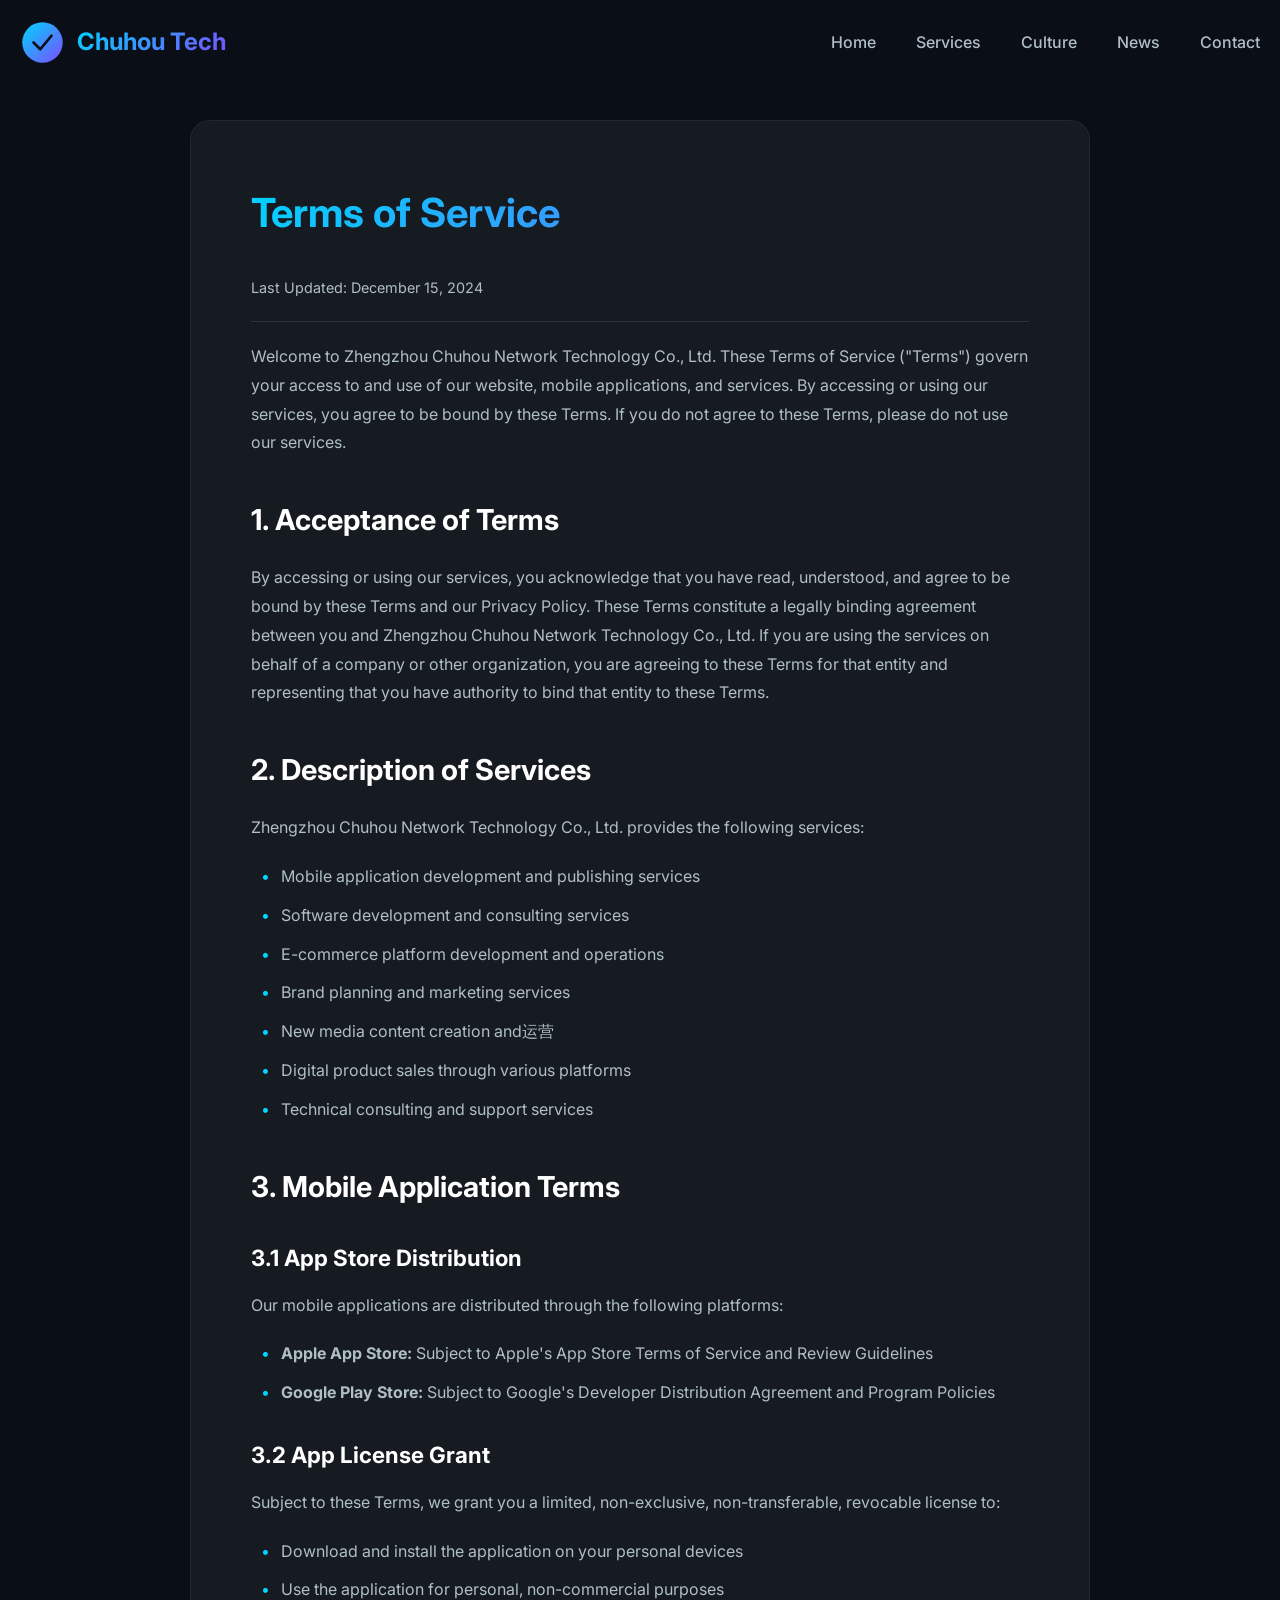
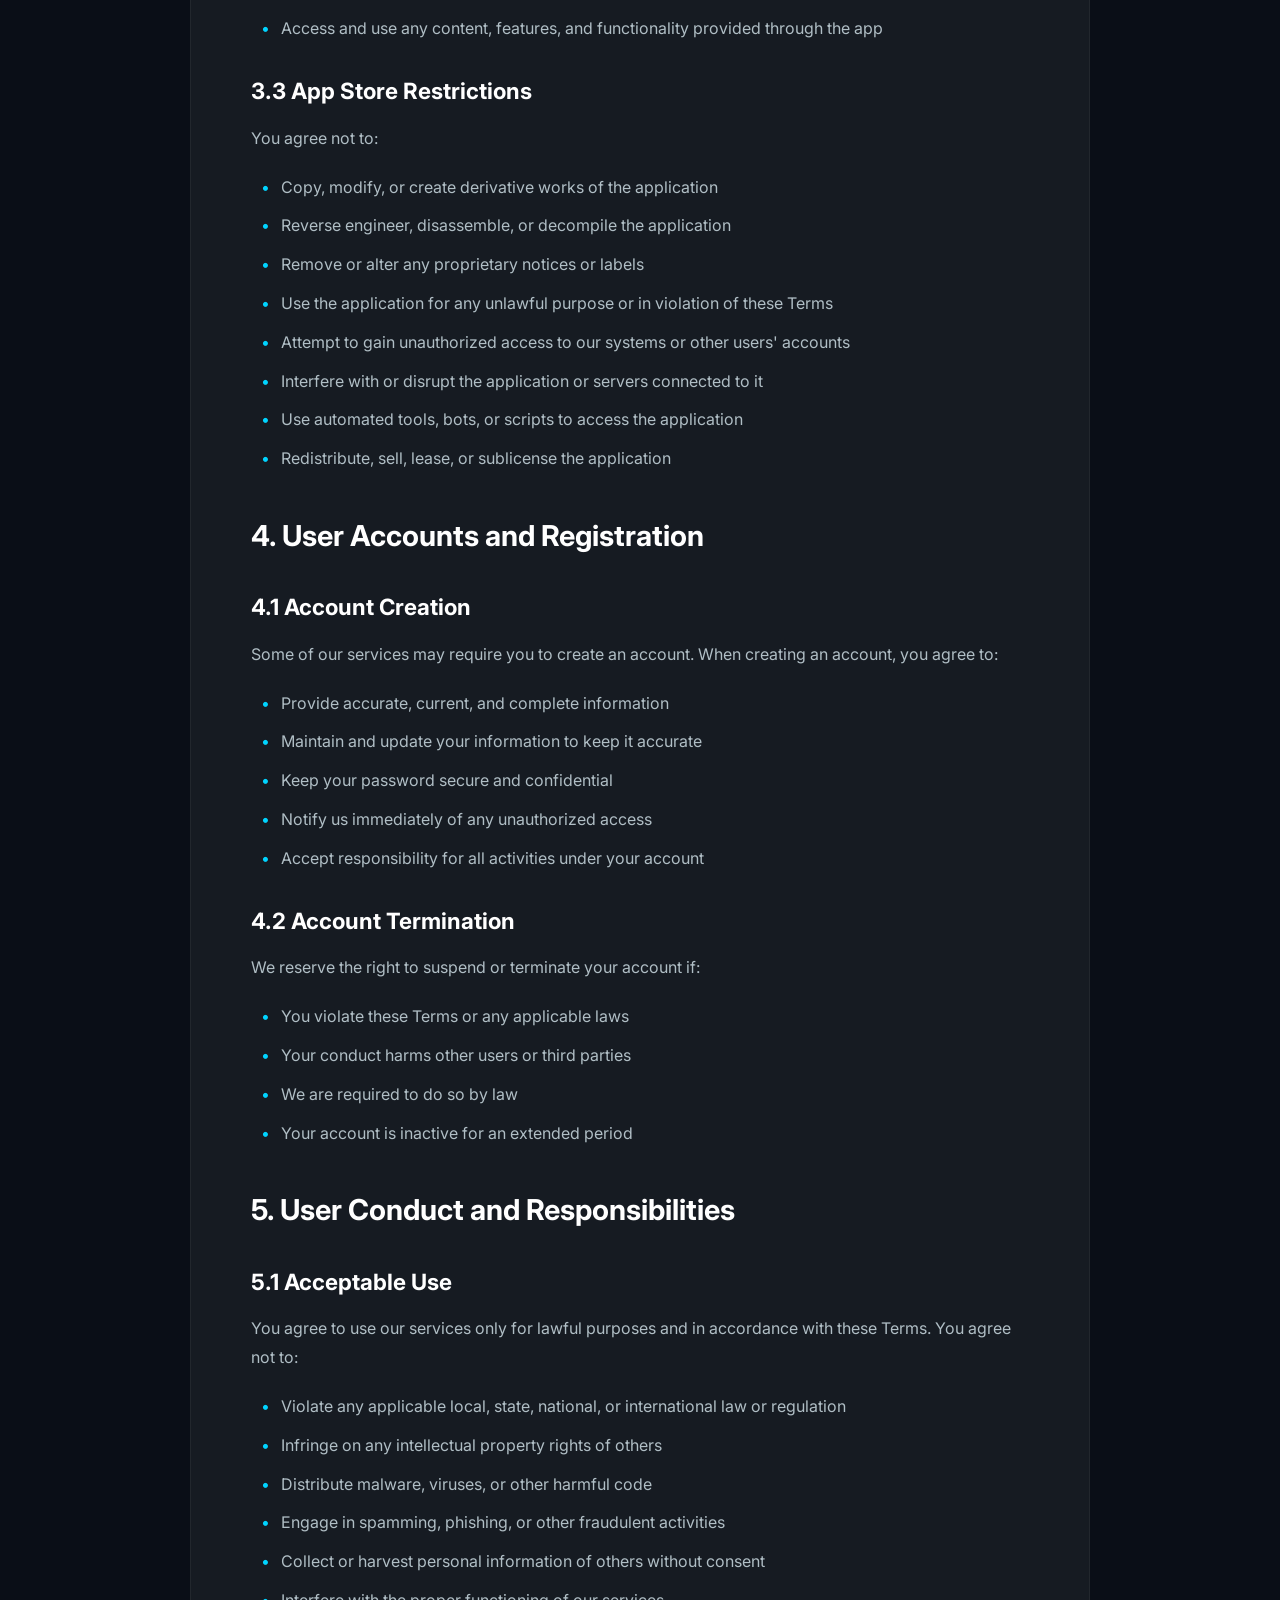
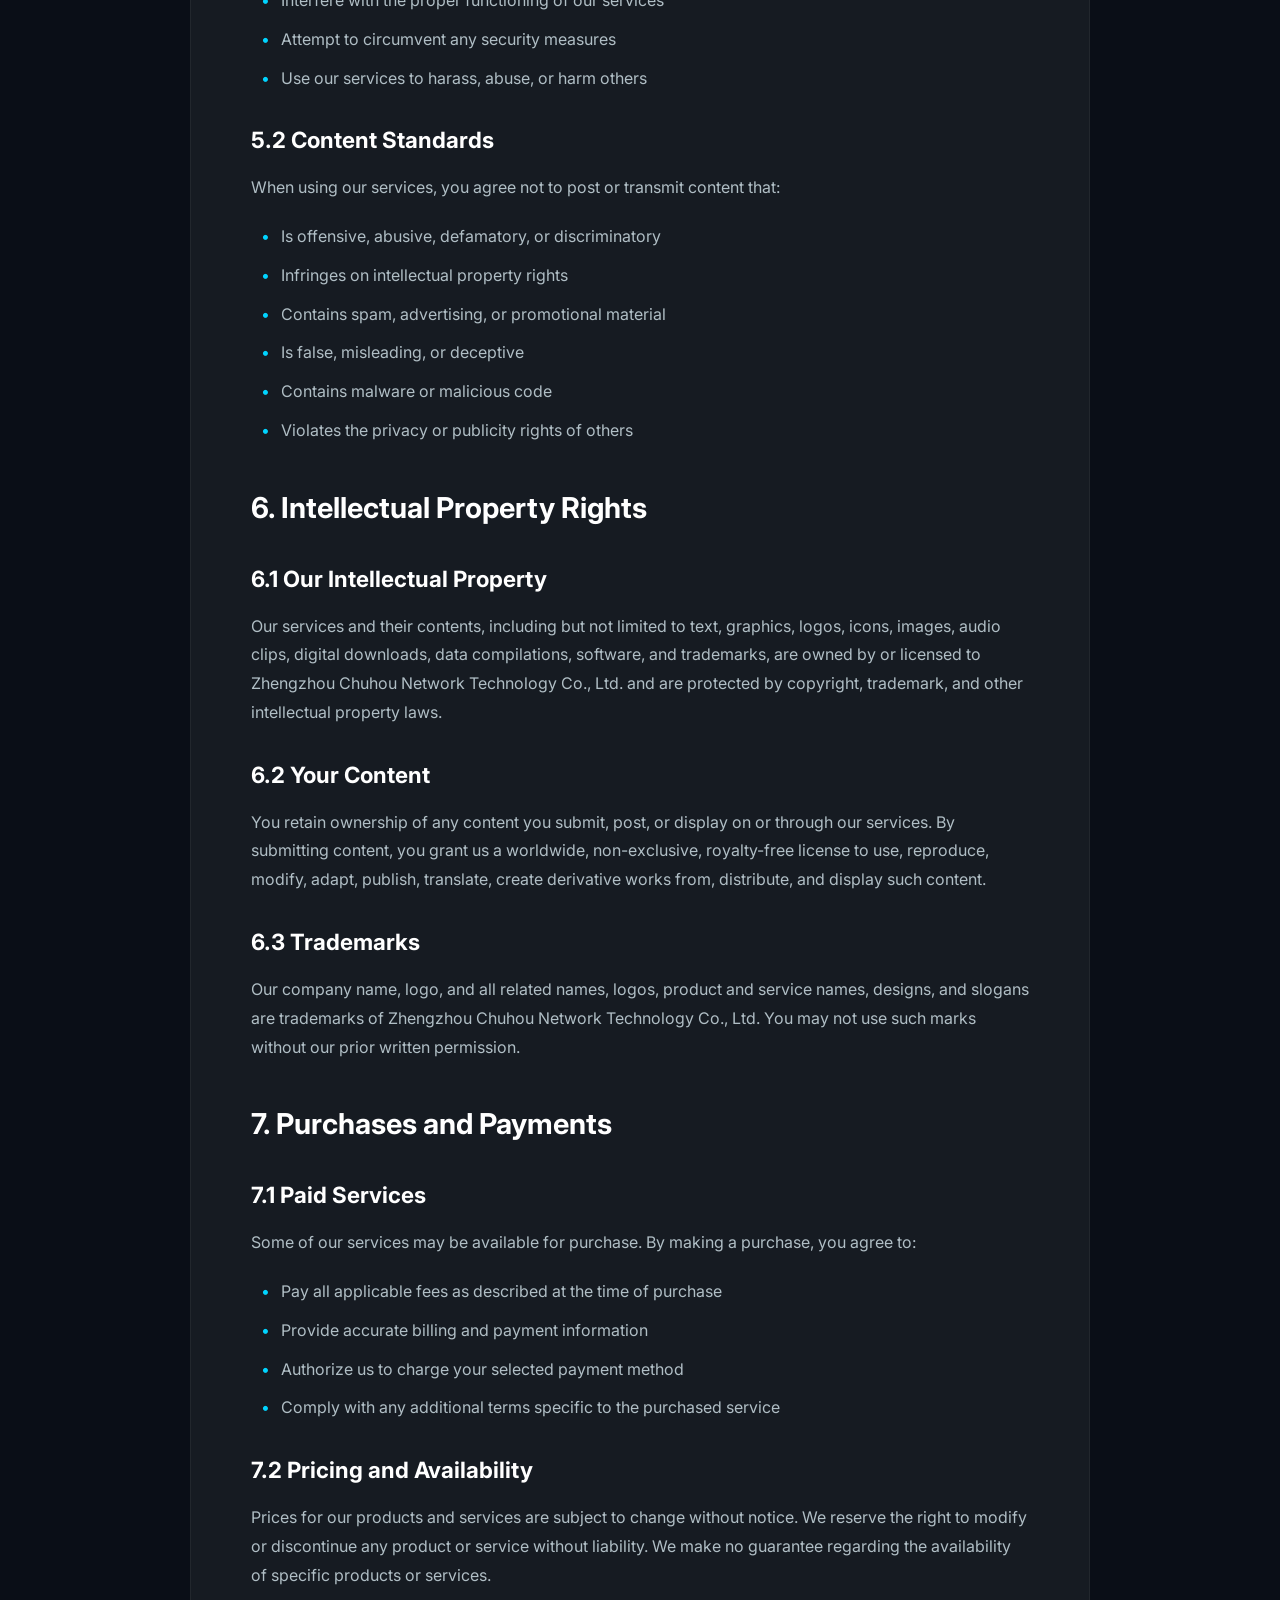
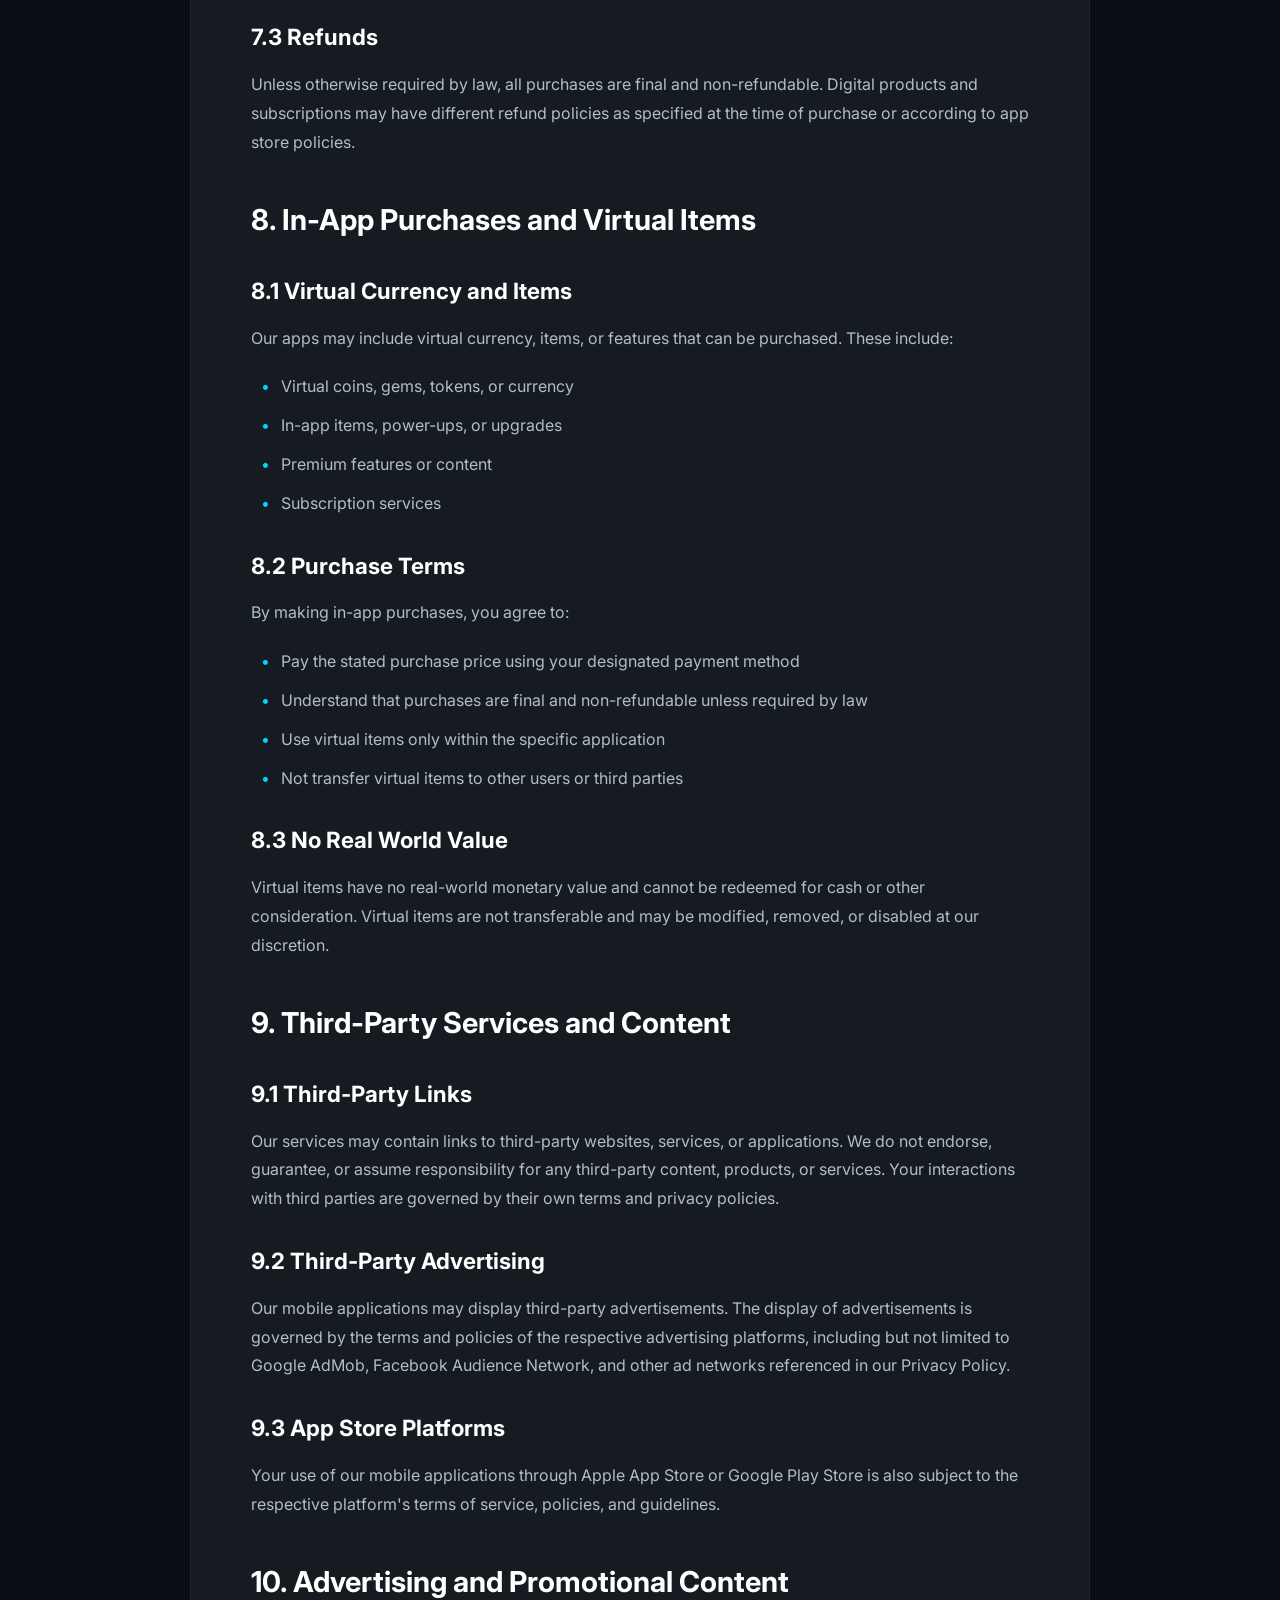
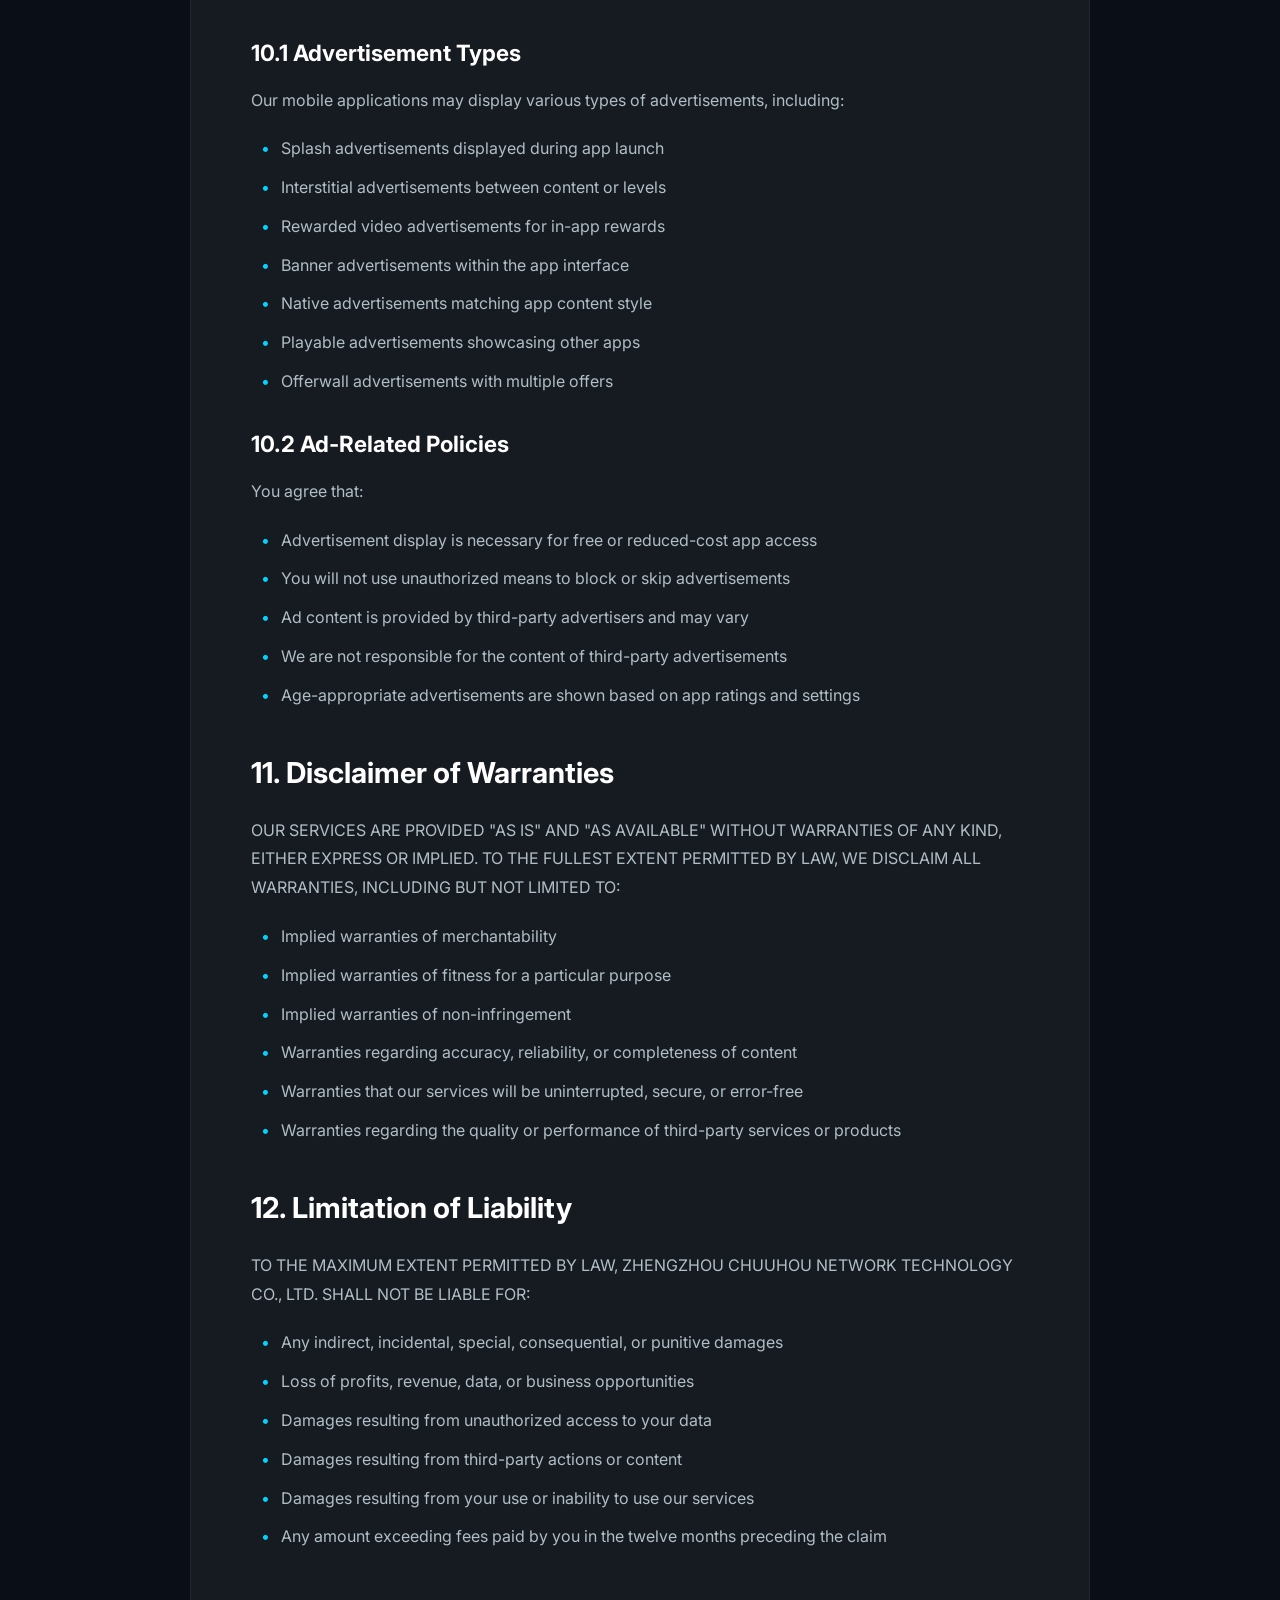
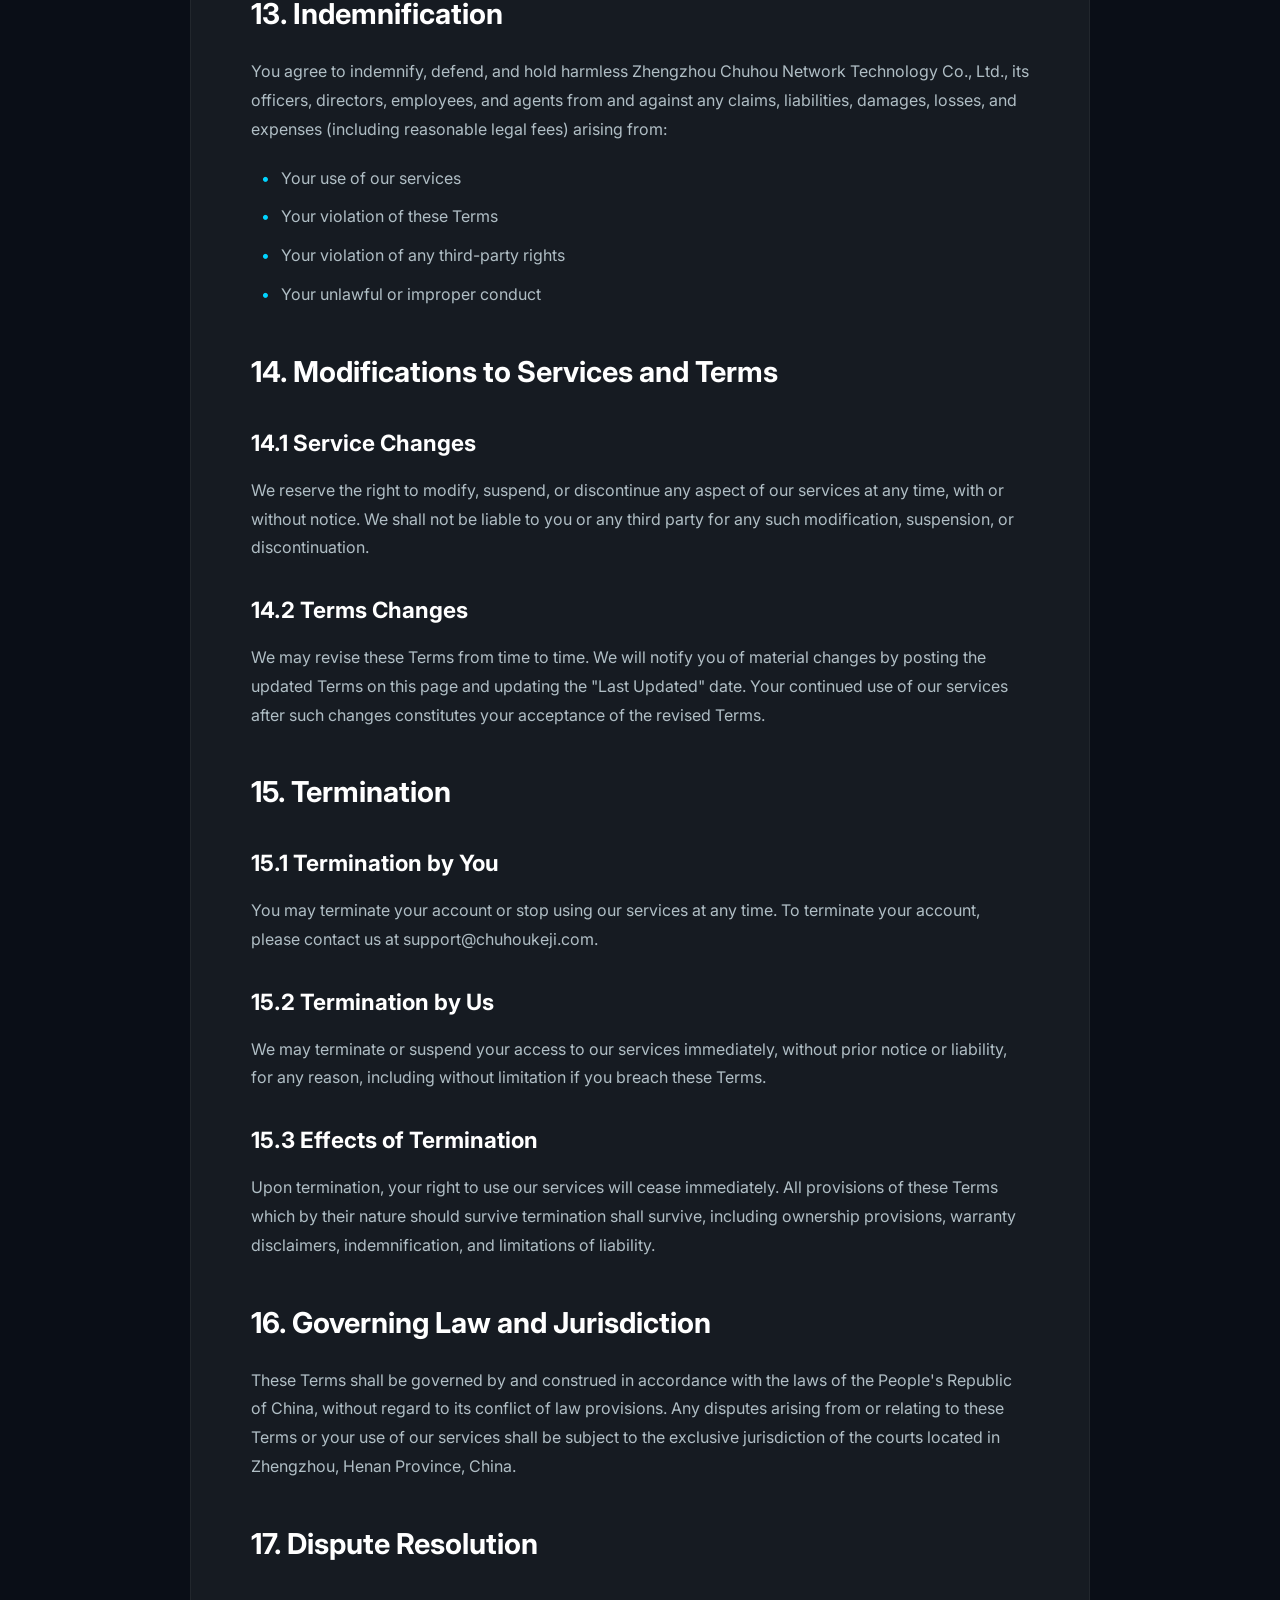
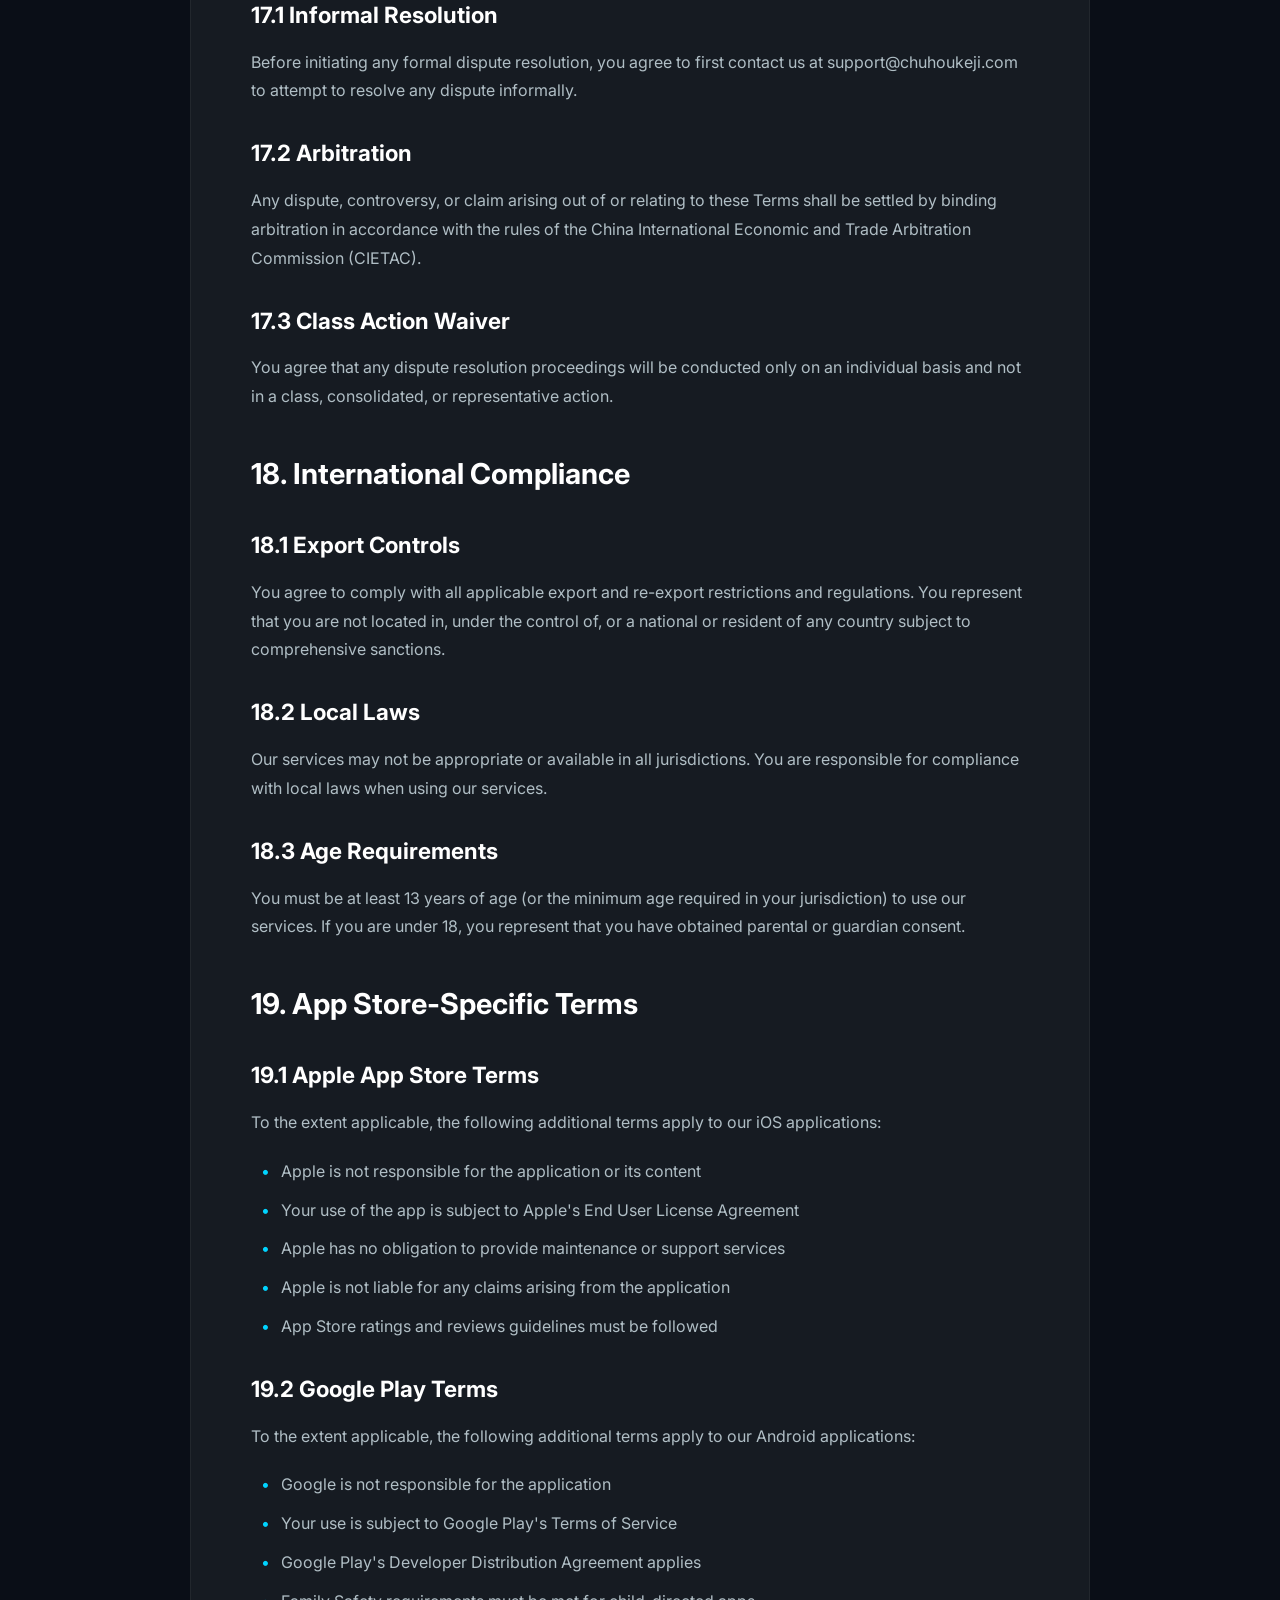
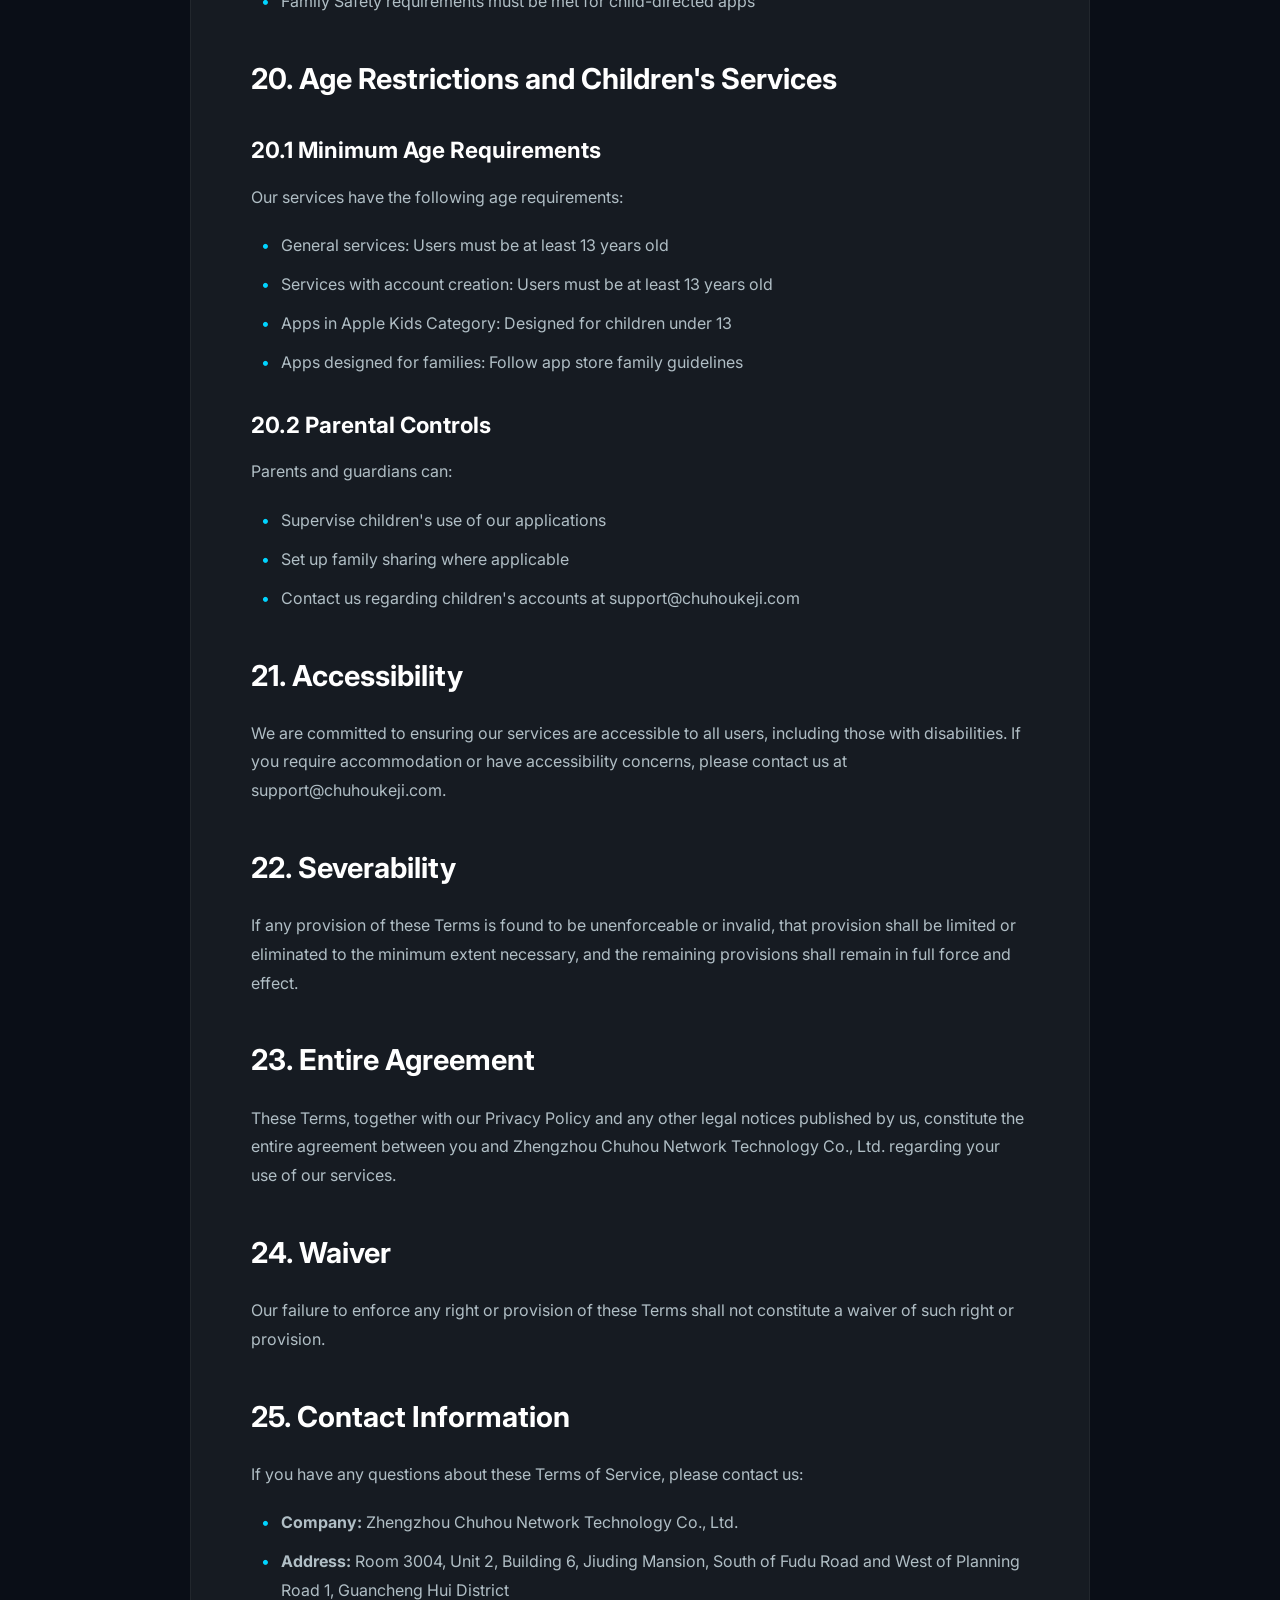
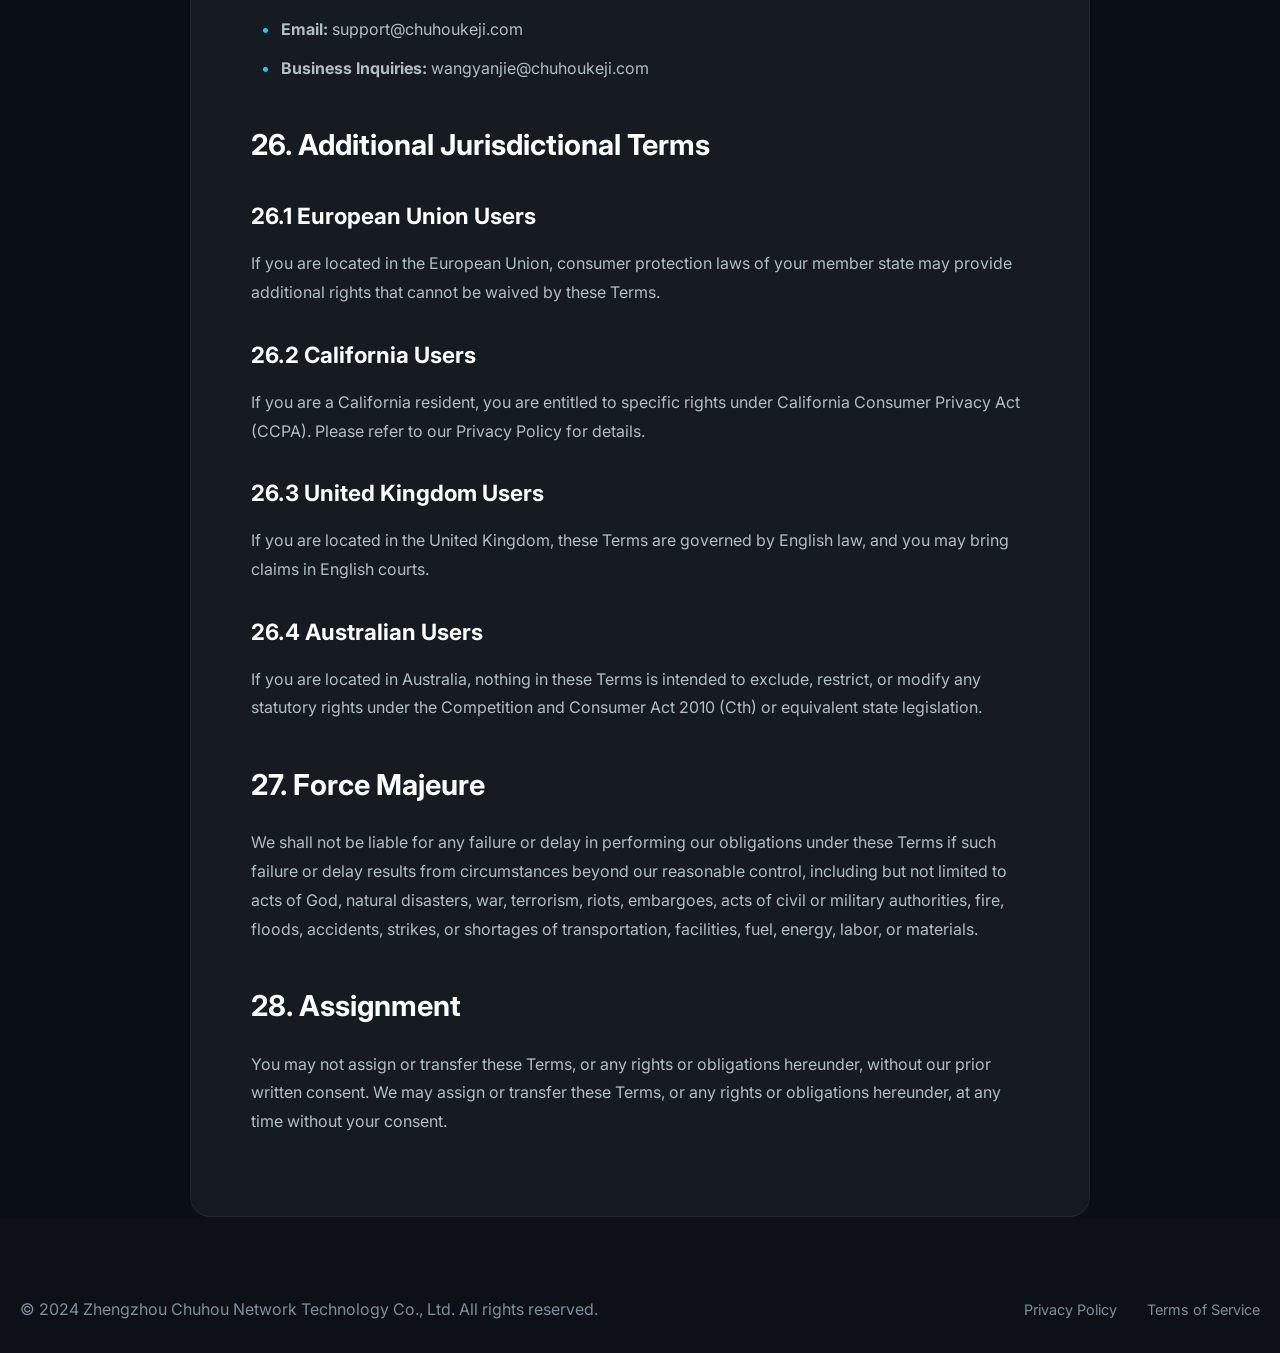
<file: terms.html>
<!DOCTYPE html>
<html lang="en">
<head>
    <meta charset="UTF-8">
    <meta name="viewport" content="width=device-width, initial-scale=1.0">
    <meta http-equiv="X-UA-Compatible" content="IE=edge">
    <title>Terms of Service | Zhengzhou Chuhou Network Technology Co., Ltd.</title>
    <meta name="description" content="Zhengzhou Chuhou Network Technology Co., Ltd. Terms of Service - Read our complete terms and conditions governing the use of our website, mobile applications, and services.">
    <meta name="robots" content="noindex, nofollow">
    <link rel="canonical" href="https://chuhoukeji.com/terms.html">
    <link rel="icon" type="image/svg+xml" href="data:image/svg+xml,%3Csvg xmlns='http://www.w3.org/2000/svg' viewBox='0 0 100 100'%3E%3Cdefs%3E%3ClinearGradient id='g' x1='0%25' y1='0%25' x2='100%25' y2='100%25'%3E%3Cstop offset='0%25' stop-color='%2300d4ff'/%3E%3Cstop offset='100%25' stop-color='%237c4dff'/%3E%3C/linearGradient%3E%3C/defs%3E%3Ccircle cx='50' cy='50' r='45' fill='url(%23g)'/%3E%3Cpath d='M30 50 L45 65 L70 35' stroke='%230a0e17' stroke-width='6' fill='none' stroke-linecap='round' stroke-linejoin='round'/%3E%3C/svg%3E">
    <link rel="preconnect" href="https://fonts.googleapis.com">
    <link rel="preconnect" href="https://fonts.gstatic.com" crossorigin>
    <link href="https://fonts.googleapis.com/css2?family=Inter:wght@300;400;500;600;700;800;900&display=swap" rel="stylesheet">
    <link rel="stylesheet" href="css/style.css">
    <link rel="stylesheet" href="css/animations.css">
</head>
<body>
    <div class="scroll-progress" id="scrollProgress"></div>
    
    <nav class="navbar" id="navbar">
        <div class="container">
            <a href="index.html" class="logo">
                <svg viewBox="0 0 100 100" fill="none" xmlns="http://www.w3.org/2000/svg">
                    <defs>
                        <linearGradient id="logoGradient" x1="0%" y1="0%" x2="100%" y2="100%">
                            <stop offset="0%" stop-color="#00d4ff"/>
                            <stop offset="100%" stop-color="#7c4dff"/>
                        </linearGradient>
                    </defs>
                    <circle cx="50" cy="50" r="45" fill="url(#logoGradient)"/>
                    <path d="M30 50 L45 65 L70 35" stroke="#0a0e17" stroke-width="6" fill="none" stroke-linecap="round" stroke-linejoin="round"/>
                </svg>
                <span class="logo-text">Chuhou Tech</span>
            </a>
            
            <ul class="nav-menu" id="navMenu">
                <li><a href="index.html" class="nav-link">Home</a></li>
                <li><a href="services.html" class="nav-link">Services</a></li>
                <li><a href="culture.html" class="nav-link">Culture</a></li>
                <li><a href="news.html" class="nav-link">News</a></li>
                <li><a href="contact.html" class="nav-link">Contact</a></li>
            </ul>
            
            <button class="nav-toggle" id="navToggle" aria-label="Toggle navigation">
                <span></span>
                <span></span>
                <span></span>
            </button>
        </div>
    </nav>
    
    <section class="legal-page">
        <div class="container">
            <div class="legal-content">
                <h1>Terms of Service</h1>
                <p class="legal-updated">Last Updated: December 15, 2024</p>
                
                <p>Welcome to Zhengzhou Chuhou Network Technology Co., Ltd. These Terms of Service ("Terms") govern your access to and use of our website, mobile applications, and services. By accessing or using our services, you agree to be bound by these Terms. If you do not agree to these Terms, please do not use our services.</p>
                
                <h2>1. Acceptance of Terms</h2>
                <p>By accessing or using our services, you acknowledge that you have read, understood, and agree to be bound by these Terms and our Privacy Policy. These Terms constitute a legally binding agreement between you and Zhengzhou Chuhou Network Technology Co., Ltd. If you are using the services on behalf of a company or other organization, you are agreeing to these Terms for that entity and representing that you have authority to bind that entity to these Terms.</p>
                
                <h2>2. Description of Services</h2>
                <p>Zhengzhou Chuhou Network Technology Co., Ltd. provides the following services:</p>
                <ul>
                    <li>Mobile application development and publishing services</li>
                    <li>Software development and consulting services</li>
                    <li>E-commerce platform development and operations</li>
                    <li>Brand planning and marketing services</li>
                    <li>New media content creation and运营</li>
                    <li>Digital product sales through various platforms</li>
                    <li>Technical consulting and support services</li>
                </ul>
                
                <h2>3. Mobile Application Terms</h2>
                
                <h3>3.1 App Store Distribution</h3>
                <p>Our mobile applications are distributed through the following platforms:</p>
                <ul>
                    <li><strong>Apple App Store:</strong> Subject to Apple's App Store Terms of Service and Review Guidelines</li>
                    <li><strong>Google Play Store:</strong> Subject to Google's Developer Distribution Agreement and Program Policies</li>
                </ul>
                
                <h3>3.2 App License Grant</h3>
                <p>Subject to these Terms, we grant you a limited, non-exclusive, non-transferable, revocable license to:</p>
                <ul>
                    <li>Download and install the application on your personal devices</li>
                    <li>Use the application for personal, non-commercial purposes</li>
                    <li>Access and use any content, features, and functionality provided through the app</li>
                </ul>
                
                <h3>3.3 App Store Restrictions</h3>
                <p>You agree not to:</p>
                <ul>
                    <li>Copy, modify, or create derivative works of the application</li>
                    <li>Reverse engineer, disassemble, or decompile the application</li>
                    <li>Remove or alter any proprietary notices or labels</li>
                    <li>Use the application for any unlawful purpose or in violation of these Terms</li>
                    <li>Attempt to gain unauthorized access to our systems or other users' accounts</li>
                    <li>Interfere with or disrupt the application or servers connected to it</li>
                    <li>Use automated tools, bots, or scripts to access the application</li>
                    <li>Redistribute, sell, lease, or sublicense the application</li>
                </ul>
                
                <h2>4. User Accounts and Registration</h2>
                
                <h3>4.1 Account Creation</h3>
                <p>Some of our services may require you to create an account. When creating an account, you agree to:</p>
                <ul>
                    <li>Provide accurate, current, and complete information</li>
                    <li>Maintain and update your information to keep it accurate</li>
                    <li>Keep your password secure and confidential</li>
                    <li>Notify us immediately of any unauthorized access</li>
                    <li>Accept responsibility for all activities under your account</li>
                </ul>
                
                <h3>4.2 Account Termination</h3>
                <p>We reserve the right to suspend or terminate your account if:</p>
                <ul>
                    <li>You violate these Terms or any applicable laws</li>
                    <li>Your conduct harms other users or third parties</li>
                    <li>We are required to do so by law</li>
                    <li>Your account is inactive for an extended period</li>
                </ul>
                
                <h2>5. User Conduct and Responsibilities</h2>
                
                <h3>5.1 Acceptable Use</h3>
                <p>You agree to use our services only for lawful purposes and in accordance with these Terms. You agree not to:</p>
                <ul>
                    <li>Violate any applicable local, state, national, or international law or regulation</li>
                    <li>Infringe on any intellectual property rights of others</li>
                    <li>Distribute malware, viruses, or other harmful code</li>
                    <li>Engage in spamming, phishing, or other fraudulent activities</li>
                    <li>Collect or harvest personal information of others without consent</li>
                    <li>Interfere with the proper functioning of our services</li>
                    <li>Attempt to circumvent any security measures</li>
                    <li>Use our services to harass, abuse, or harm others</li>
                </ul>
                
                <h3>5.2 Content Standards</h3>
                <p>When using our services, you agree not to post or transmit content that:</p>
                <ul>
                    <li>Is offensive, abusive, defamatory, or discriminatory</li>
                    <li>Infringes on intellectual property rights</li>
                    <li>Contains spam, advertising, or promotional material</li>
                    <li>Is false, misleading, or deceptive</li>
                    <li>Contains malware or malicious code</li>
                    <li>Violates the privacy or publicity rights of others</li>
                </ul>
                
                <h2>6. Intellectual Property Rights</h2>
                
                <h3>6.1 Our Intellectual Property</h3>
                <p>Our services and their contents, including but not limited to text, graphics, logos, icons, images, audio clips, digital downloads, data compilations, software, and trademarks, are owned by or licensed to Zhengzhou Chuhou Network Technology Co., Ltd. and are protected by copyright, trademark, and other intellectual property laws.</p>
                
                <h3>6.2 Your Content</h3>
                <p>You retain ownership of any content you submit, post, or display on or through our services. By submitting content, you grant us a worldwide, non-exclusive, royalty-free license to use, reproduce, modify, adapt, publish, translate, create derivative works from, distribute, and display such content.</p>
                
                <h3>6.3 Trademarks</h3>
                <p>Our company name, logo, and all related names, logos, product and service names, designs, and slogans are trademarks of Zhengzhou Chuhou Network Technology Co., Ltd. You may not use such marks without our prior written permission.</p>
                
                <h2>7. Purchases and Payments</h2>
                
                <h3>7.1 Paid Services</h3>
                <p>Some of our services may be available for purchase. By making a purchase, you agree to:</p>
                <ul>
                    <li>Pay all applicable fees as described at the time of purchase</li>
                    <li>Provide accurate billing and payment information</li>
                    <li>Authorize us to charge your selected payment method</li>
                    <li>Comply with any additional terms specific to the purchased service</li>
                </ul>
                
                <h3>7.2 Pricing and Availability</h3>
                <p>Prices for our products and services are subject to change without notice. We reserve the right to modify or discontinue any product or service without liability. We make no guarantee regarding the availability of specific products or services.</p>
                
                <h3>7.3 Refunds</h3>
                <p>Unless otherwise required by law, all purchases are final and non-refundable. Digital products and subscriptions may have different refund policies as specified at the time of purchase or according to app store policies.</p>
                
                <h2>8. In-App Purchases and Virtual Items</h2>
                
                <h3>8.1 Virtual Currency and Items</h3>
                <p>Our apps may include virtual currency, items, or features that can be purchased. These include:</p>
                <ul>
                    <li>Virtual coins, gems, tokens, or currency</li>
                    <li>In-app items, power-ups, or upgrades</li>
                    <li>Premium features or content</li>
                    <li>Subscription services</li>
                </ul>
                
                <h3>8.2 Purchase Terms</h3>
                <p>By making in-app purchases, you agree to:</p>
                <ul>
                    <li>Pay the stated purchase price using your designated payment method</li>
                    <li>Understand that purchases are final and non-refundable unless required by law</li>
                    <li>Use virtual items only within the specific application</li>
                    <li>Not transfer virtual items to other users or third parties</li>
                </ul>
                
                <h3>8.3 No Real World Value</h3>
                <p>Virtual items have no real-world monetary value and cannot be redeemed for cash or other consideration. Virtual items are not transferable and may be modified, removed, or disabled at our discretion.</p>
                
                <h2>9. Third-Party Services and Content</h2>
                
                <h3>9.1 Third-Party Links</h3>
                <p>Our services may contain links to third-party websites, services, or applications. We do not endorse, guarantee, or assume responsibility for any third-party content, products, or services. Your interactions with third parties are governed by their own terms and privacy policies.</p>
                
                <h3>9.2 Third-Party Advertising</h3>
                <p>Our mobile applications may display third-party advertisements. The display of advertisements is governed by the terms and policies of the respective advertising platforms, including but not limited to Google AdMob, Facebook Audience Network, and other ad networks referenced in our Privacy Policy.</p>
                
                <h3>9.3 App Store Platforms</h3>
                <p>Your use of our mobile applications through Apple App Store or Google Play Store is also subject to the respective platform's terms of service, policies, and guidelines.</p>
                
                <h2>10. Advertising and Promotional Content</h2>
                
                <h3>10.1 Advertisement Types</h3>
                <p>Our mobile applications may display various types of advertisements, including:</p>
                <ul>
                    <li>Splash advertisements displayed during app launch</li>
                    <li>Interstitial advertisements between content or levels</li>
                    <li>Rewarded video advertisements for in-app rewards</li>
                    <li>Banner advertisements within the app interface</li>
                    <li>Native advertisements matching app content style</li>
                    <li>Playable advertisements showcasing other apps</li>
                    <li>Offerwall advertisements with multiple offers</li>
                </ul>
                
                <h3>10.2 Ad-Related Policies</h3>
                <p>You agree that:</p>
                <ul>
                    <li>Advertisement display is necessary for free or reduced-cost app access</li>
                    <li>You will not use unauthorized means to block or skip advertisements</li>
                    <li>Ad content is provided by third-party advertisers and may vary</li>
                    <li>We are not responsible for the content of third-party advertisements</li>
                    <li>Age-appropriate advertisements are shown based on app ratings and settings</li>
                </ul>
                
                <h2>11. Disclaimer of Warranties</h2>
                <p>OUR SERVICES ARE PROVIDED "AS IS" AND "AS AVAILABLE" WITHOUT WARRANTIES OF ANY KIND, EITHER EXPRESS OR IMPLIED. TO THE FULLEST EXTENT PERMITTED BY LAW, WE DISCLAIM ALL WARRANTIES, INCLUDING BUT NOT LIMITED TO:</p>
                <ul>
                    <li>Implied warranties of merchantability</li>
                    <li>Implied warranties of fitness for a particular purpose</li>
                    <li>Implied warranties of non-infringement</li>
                    <li>Warranties regarding accuracy, reliability, or completeness of content</li>
                    <li>Warranties that our services will be uninterrupted, secure, or error-free</li>
                    <li>Warranties regarding the quality or performance of third-party services or products</li>
                </ul>
                
                <h2>12. Limitation of Liability</h2>
                <p>TO THE MAXIMUM EXTENT PERMITTED BY LAW, ZHENGZHOU CHUUHOU NETWORK TECHNOLOGY CO., LTD. SHALL NOT BE LIABLE FOR:</p>
                <ul>
                    <li>Any indirect, incidental, special, consequential, or punitive damages</li>
                    <li>Loss of profits, revenue, data, or business opportunities</li>
                    <li>Damages resulting from unauthorized access to your data</li>
                    <li>Damages resulting from third-party actions or content</li>
                    <li>Damages resulting from your use or inability to use our services</li>
                    <li>Any amount exceeding fees paid by you in the twelve months preceding the claim</li>
                </ul>
                
                <h2>13. Indemnification</h2>
                <p>You agree to indemnify, defend, and hold harmless Zhengzhou Chuhou Network Technology Co., Ltd., its officers, directors, employees, and agents from and against any claims, liabilities, damages, losses, and expenses (including reasonable legal fees) arising from:</p>
                <ul>
                    <li>Your use of our services</li>
                    <li>Your violation of these Terms</li>
                    <li>Your violation of any third-party rights</li>
                    <li>Your unlawful or improper conduct</li>
                </ul>
                
                <h2>14. Modifications to Services and Terms</h2>
                
                <h3>14.1 Service Changes</h3>
                <p>We reserve the right to modify, suspend, or discontinue any aspect of our services at any time, with or without notice. We shall not be liable to you or any third party for any such modification, suspension, or discontinuation.</p>
                
                <h3>14.2 Terms Changes</h3>
                <p>We may revise these Terms from time to time. We will notify you of material changes by posting the updated Terms on this page and updating the "Last Updated" date. Your continued use of our services after such changes constitutes your acceptance of the revised Terms.</p>
                
                <h2>15. Termination</h2>
                
                <h3>15.1 Termination by You</h3>
                <p>You may terminate your account or stop using our services at any time. To terminate your account, please contact us at support@chuhoukeji.com.</p>
                
                <h3>15.2 Termination by Us</h3>
                <p>We may terminate or suspend your access to our services immediately, without prior notice or liability, for any reason, including without limitation if you breach these Terms.</p>
                
                <h3>15.3 Effects of Termination</h3>
                <p>Upon termination, your right to use our services will cease immediately. All provisions of these Terms which by their nature should survive termination shall survive, including ownership provisions, warranty disclaimers, indemnification, and limitations of liability.</p>
                
                <h2>16. Governing Law and Jurisdiction</h2>
                <p>These Terms shall be governed by and construed in accordance with the laws of the People's Republic of China, without regard to its conflict of law provisions. Any disputes arising from or relating to these Terms or your use of our services shall be subject to the exclusive jurisdiction of the courts located in Zhengzhou, Henan Province, China.</p>
                
                <h2>17. Dispute Resolution</h2>
                
                <h3>17.1 Informal Resolution</h3>
                <p>Before initiating any formal dispute resolution, you agree to first contact us at support@chuhoukeji.com to attempt to resolve any dispute informally.</p>
                
                <h3>17.2 Arbitration</h3>
                <p>Any dispute, controversy, or claim arising out of or relating to these Terms shall be settled by binding arbitration in accordance with the rules of the China International Economic and Trade Arbitration Commission (CIETAC).</p>
                
                <h3>17.3 Class Action Waiver</h3>
                <p>You agree that any dispute resolution proceedings will be conducted only on an individual basis and not in a class, consolidated, or representative action.</p>
                
                <h2>18. International Compliance</h2>
                
                <h3>18.1 Export Controls</h3>
                <p>You agree to comply with all applicable export and re-export restrictions and regulations. You represent that you are not located in, under the control of, or a national or resident of any country subject to comprehensive sanctions.</p>
                
                <h3>18.2 Local Laws</h3>
                <p>Our services may not be appropriate or available in all jurisdictions. You are responsible for compliance with local laws when using our services.</p>
                
                <h3>18.3 Age Requirements</h3>
                <p>You must be at least 13 years of age (or the minimum age required in your jurisdiction) to use our services. If you are under 18, you represent that you have obtained parental or guardian consent.</p>
                
                <h2>19. App Store-Specific Terms</h2>
                
                <h3>19.1 Apple App Store Terms</h3>
                <p>To the extent applicable, the following additional terms apply to our iOS applications:</p>
                <ul>
                    <li>Apple is not responsible for the application or its content</li>
                    <li>Your use of the app is subject to Apple's End User License Agreement</li>
                    <li>Apple has no obligation to provide maintenance or support services</li>
                    <li>Apple is not liable for any claims arising from the application</li>
                    <li>App Store ratings and reviews guidelines must be followed</li>
                </ul>
                
                <h3>19.2 Google Play Terms</h3>
                <p>To the extent applicable, the following additional terms apply to our Android applications:</p>
                <ul>
                    <li>Google is not responsible for the application</li>
                    <li>Your use is subject to Google Play's Terms of Service</li>
                    <li>Google Play's Developer Distribution Agreement applies</li>
                    <li>Family Safety requirements must be met for child-directed apps</li>
                </ul>
                
                <h2>20. Age Restrictions and Children's Services</h2>
                
                <h3>20.1 Minimum Age Requirements</h3>
                <p>Our services have the following age requirements:</p>
                <ul>
                    <li>General services: Users must be at least 13 years old</li>
                    <li>Services with account creation: Users must be at least 13 years old</li>
                    <li>Apps in Apple Kids Category: Designed for children under 13</li>
                    <li>Apps designed for families: Follow app store family guidelines</li>
                </ul>
                
                <h3>20.2 Parental Controls</h3>
                <p>Parents and guardians can:</p>
                <ul>
                    <li>Supervise children's use of our applications</li>
                    <li>Set up family sharing where applicable</li>
                    <li>Contact us regarding children's accounts at support@chuhoukeji.com</li>
                </ul>
                
                <h2>21. Accessibility</h2>
                <p>We are committed to ensuring our services are accessible to all users, including those with disabilities. If you require accommodation or have accessibility concerns, please contact us at support@chuhoukeji.com.</p>
                
                <h2>22. Severability</h2>
                <p>If any provision of these Terms is found to be unenforceable or invalid, that provision shall be limited or eliminated to the minimum extent necessary, and the remaining provisions shall remain in full force and effect.</p>
                
                <h2>23. Entire Agreement</h2>
                <p>These Terms, together with our Privacy Policy and any other legal notices published by us, constitute the entire agreement between you and Zhengzhou Chuhou Network Technology Co., Ltd. regarding your use of our services.</p>
                
                <h2>24. Waiver</h2>
                <p>Our failure to enforce any right or provision of these Terms shall not constitute a waiver of such right or provision.</p>
                
                <h2>25. Contact Information</h2>
                <p>If you have any questions about these Terms of Service, please contact us:</p>
                <ul>
                    <li><strong>Company:</strong> Zhengzhou Chuhou Network Technology Co., Ltd.</li>
                    <li><strong>Address:</strong> Room 3004, Unit 2, Building 6, Jiuding Mansion, South of Fudu Road and West of Planning Road 1, Guancheng Hui District</li>
                    <li><strong>Email:</strong> support@chuhoukeji.com</li>
                    <li><strong>Business Inquiries:</strong> wangyanjie@chuhoukeji.com</li>
                </ul>
                
                <h2>26. Additional Jurisdictional Terms</h2>
                
                <h3>26.1 European Union Users</h3>
                <p>If you are located in the European Union, consumer protection laws of your member state may provide additional rights that cannot be waived by these Terms.</p>
                
                <h3>26.2 California Users</h3>
                <p>If you are a California resident, you are entitled to specific rights under California Consumer Privacy Act (CCPA). Please refer to our Privacy Policy for details.</p>
                
                <h3>26.3 United Kingdom Users</h3>
                <p>If you are located in the United Kingdom, these Terms are governed by English law, and you may bring claims in English courts.</p>
                
                <h3>26.4 Australian Users</h3>
                <p>If you are located in Australia, nothing in these Terms is intended to exclude, restrict, or modify any statutory rights under the Competition and Consumer Act 2010 (Cth) or equivalent state legislation.</p>
                
                <h2>27. Force Majeure</h2>
                <p>We shall not be liable for any failure or delay in performing our obligations under these Terms if such failure or delay results from circumstances beyond our reasonable control, including but not limited to acts of God, natural disasters, war, terrorism, riots, embargoes, acts of civil or military authorities, fire, floods, accidents, strikes, or shortages of transportation, facilities, fuel, energy, labor, or materials.</p>
                
                <h2>28. Assignment</h2>
                <p>You may not assign or transfer these Terms, or any rights or obligations hereunder, without our prior written consent. We may assign or transfer these Terms, or any rights or obligations hereunder, at any time without your consent.</p>
            </div>
        </div>
    </section>
    
    <footer class="footer">
        <div class="container">
            <div class="footer-bottom" style="border-top: none; padding-top: 0;">
                <p>&copy; 2024 Zhengzhou Chuhou Network Technology Co., Ltd. All rights reserved.</p>
                <div class="footer-legal">
                    <a href="privacy.html">Privacy Policy</a>
                    <a href="terms.html">Terms of Service</a>
                </div>
            </div>
        </div>
    </footer>
    
    <script src="js/main.js"></script>
</body>
</html>
</file>
<file: css/style.css>
/* ========================================
   CHUUHOU TECHNOLOGY - Main Stylesheet
   Corporate Website for Global Market
   ======================================== */

/* ========================================
   CSS Variables & Theme
   ======================================== */
:root {
    /* Primary Colors - Blue Hole Inspired Dark Theme */
    --primary-dark: #0a0e17;
    --primary-blue: #1a237e;
    --accent-blue: #00d4ff;
    --accent-purple: #7c4dff;
    --accent-gradient: linear-gradient(135deg, #00d4ff 0%, #7c4dff 100%);
    
    /* Text Colors */
    --text-primary: #ffffff;
    --text-secondary: #b0bec5;
    --text-muted: #78909c;
    
    /* Surface Colors */
    --surface-dark: #0d1117;
    --surface-card: #161b22;
    --surface-hover: #21262d;
    
    /* Spacing */
    --section-padding: 100px 0;
    --container-max: 1400px;
    
    /* Animation */
    --transition-fast: 0.3s ease;
    --transition-smooth: 0.5s cubic-bezier(0.4, 0, 0.2, 1);
    
    /* Shadows */
    --shadow-glow: 0 0 30px rgba(0, 212, 255, 0.3);
    --shadow-card: 0 10px 40px rgba(0, 0, 0, 0.5);
}

/* ========================================
   Reset & Base Styles
   ======================================== */
*, *::before, *::after {
    margin: 0;
    padding: 0;
    box-sizing: border-box;
}

html {
    scroll-behavior: smooth;
    font-size: 16px;
}

body {
    font-family: 'Inter', -apple-system, BlinkMacSystemFont, 'Segoe UI', Roboto, sans-serif;
    background: var(--primary-dark);
    color: var(--text-primary);
    line-height: 1.6;
    overflow-x: hidden;
    -webkit-font-smoothing: antialiased;
    -moz-osx-font-smoothing: grayscale;
}

a {
    text-decoration: none;
    color: inherit;
    transition: var(--transition-fast);
}

ul, ol {
    list-style: none;
}

img {
    max-width: 100%;
    height: auto;
    display: block;
}

button {
    cursor: pointer;
    border: none;
    outline: none;
    font-family: inherit;
}

/* ========================================
   Container & Layout
   ======================================== */
.container {
    max-width: var(--container-max);
    margin: 0 auto;
    padding: 0 20px;
}

.section {
    padding: var(--section-padding);
    position: relative;
}

.section-header {
    text-align: center;
    margin-bottom: 60px;
}

.section-title {
    font-size: 3rem;
    font-weight: 700;
    margin-bottom: 20px;
    background: var(--accent-gradient);
    -webkit-background-clip: text;
    -webkit-text-fill-color: transparent;
    background-clip: text;
}

.section-subtitle {
    font-size: 1.2rem;
    color: var(--text-secondary);
    max-width: 700px;
    margin: 0 auto;
}

/* ========================================
   Navigation
   ======================================== */
.navbar {
    position: fixed;
    top: 0;
    left: 0;
    right: 0;
    z-index: 1000;
    padding: 20px 0;
    transition: var(--transition-smooth);
}

.navbar.scrolled {
    background: rgba(10, 14, 23, 0.95);
    backdrop-filter: blur(20px);
    padding: 15px 0;
    box-shadow: 0 5px 30px rgba(0, 0, 0, 0.3);
}

.navbar .container {
    display: flex;
    justify-content: space-between;
    align-items: center;
}

.logo {
    display: flex;
    align-items: center;
    gap: 12px;
}

.logo svg {
    width: 45px;
    height: 45px;
}

.logo-text {
    font-size: 1.5rem;
    font-weight: 700;
    background: var(--accent-gradient);
    -webkit-background-clip: text;
    -webkit-text-fill-color: transparent;
    background-clip: text;
}

.nav-menu {
    display: flex;
    gap: 40px;
}

.nav-link {
    font-weight: 500;
    color: var(--text-secondary);
    position: relative;
    padding: 8px 0;
}

.nav-link::after {
    content: '';
    position: absolute;
    bottom: 0;
    left: 0;
    width: 0;
    height: 2px;
    background: var(--accent-gradient);
    transition: var(--transition-fast);
}

.nav-link:hover,
.nav-link.active {
    color: var(--text-primary);
}

.nav-link:hover::after,
.nav-link.active::after {
    width: 100%;
}

.nav-toggle {
    display: none;
    flex-direction: column;
    gap: 6px;
    padding: 10px;
}

.nav-toggle span {
    width: 25px;
    height: 2px;
    background: var(--text-primary);
    transition: var(--transition-fast);
}

/* ========================================
   Hero Section
   ======================================== */
.hero {
    min-height: 100vh;
    display: flex;
    align-items: center;
    position: relative;
    overflow: hidden;
    padding-top: 80px;
}

.hero-bg {
    position: absolute;
    top: 0;
    left: 0;
    right: 0;
    bottom: 0;
    z-index: -1;
}

.hero-bg::before {
    content: '';
    position: absolute;
    top: -50%;
    left: -50%;
    width: 200%;
    height: 200%;
    background: radial-gradient(circle at 30% 30%, rgba(0, 212, 255, 0.1) 0%, transparent 50%),
                radial-gradient(circle at 70% 70%, rgba(124, 77, 255, 0.1) 0%, transparent 50%);
    animation: rotateBg 30s linear infinite;
}

.hero-bg::after {
    content: '';
    position: absolute;
    top: 0;
    left: 0;
    right: 0;
    bottom: 0;
    background: url("data:image/svg+xml,%3Csvg width='60' height='60' viewBox='0 0 60 60' xmlns='http://www.w3.org/2000/svg'%3E%3Cg fill='none' fill-rule='evenodd'%3E%3Cg fill='%2300d4ff' fill-opacity='0.03'%3E%3Cpath d='M36 34v-4h-2v4h-4v2h4v4h2v-4h4v-2h-4zm0-30V0h-2v4h-4v2h4v4h2V6h4V4h-4zM6 34v-4H4v4H0v2h4v4h2v-4h4v-2H6zM6 4V0H4v4H0v2h4v4h2V6h4V4H6z'/%3E%3C/g%3E%3C/g%3E%3C/svg%3E");
    opacity: 0.5;
}

@keyframes rotateBg {
    0% { transform: rotate(0deg); }
    100% { transform: rotate(360deg); }
}

.hero-content {
    display: grid;
    grid-template-columns: 1fr 1fr;
    gap: 80px;
    align-items: center;
}

.hero-text h1 {
    font-size: 4rem;
    font-weight: 800;
    line-height: 1.1;
    margin-bottom: 30px;
}

.hero-text h1 span {
    background: var(--accent-gradient);
    -webkit-background-clip: text;
    -webkit-text-fill-color: transparent;
    background-clip: text;
}

.hero-text p {
    font-size: 1.25rem;
    color: var(--text-secondary);
    margin-bottom: 40px;
    max-width: 500px;
}

.hero-buttons {
    display: flex;
    gap: 20px;
    flex-wrap: wrap;
}

.hero-image {
    position: relative;
}

.hero-image-main {
    width: 100%;
    max-width: 500px;
    border-radius: 30px;
    animation: float 6s ease-in-out infinite;
}

@keyframes float {
    0%, 100% { transform: translateY(0px); }
    50% { transform: translateY(-20px); }
}

.hero-stats {
    display: flex;
    gap: 60px;
    margin-top: 60px;
}

.stat-item {
    text-align: center;
}

.stat-number {
    font-size: 3rem;
    font-weight: 800;
    background: var(--accent-gradient);
    -webkit-background-clip: text;
    -webkit-text-fill-color: transparent;
    background-clip: text;
}

.stat-label {
    color: var(--text-secondary);
    font-size: 0.9rem;
    margin-top: 5px;
}

/* ========================================
   Buttons
   ======================================== */
.btn {
    display: inline-flex;
    align-items: center;
    gap: 10px;
    padding: 15px 35px;
    border-radius: 50px;
    font-weight: 600;
    font-size: 1rem;
    transition: var(--transition-smooth);
    position: relative;
    overflow: hidden;
}

.btn-primary {
    background: var(--accent-gradient);
    color: var(--primary-dark);
    box-shadow: var(--shadow-glow);
}

.btn-primary:hover {
    transform: translateY(-3px);
    box-shadow: 0 15px 40px rgba(0, 212, 255, 0.4);
}

.btn-secondary {
    background: transparent;
    color: var(--text-primary);
    border: 2px solid var(--accent-blue);
}

.btn-secondary:hover {
    background: rgba(0, 212, 255, 0.1);
    transform: translateY(-3px);
}

.btn svg {
    width: 20px;
    height: 20px;
}

/* ========================================
   Services Section
   ======================================== */
.services-grid {
    display: grid;
    grid-template-columns: repeat(auto-fit, minmax(350px, 1fr));
    gap: 30px;
}

.service-card {
    background: var(--surface-card);
    border-radius: 20px;
    padding: 40px;
    position: relative;
    overflow: hidden;
    transition: var(--transition-smooth);
    border: 1px solid rgba(255, 255, 255, 0.05);
}

.service-card::before {
    content: '';
    position: absolute;
    top: 0;
    left: 0;
    right: 0;
    height: 3px;
    background: var(--accent-gradient);
    transform: scaleX(0);
    transition: var(--transition-fast);
}

.service-card:hover::before {
    transform: scaleX(1);
}

.service-card:hover {
    transform: translateY(-10px);
    box-shadow: var(--shadow-card);
    background: var(--surface-hover);
}

.service-icon {
    width: 70px;
    height: 70px;
    background: var(--accent-gradient);
    border-radius: 16px;
    display: flex;
    align-items: center;
    justify-content: center;
    margin-bottom: 25px;
}

.service-icon svg {
    width: 35px;
    height: 35px;
    color: var(--primary-dark);
}

.service-card h3 {
    font-size: 1.5rem;
    margin-bottom: 15px;
}

.service-card p {
    color: var(--text-secondary);
    line-height: 1.8;
}

/* ========================================
   Mobile App Section
   ======================================== */
.mobile-app-section {
    background: linear-gradient(180deg, var(--surface-dark) 0%, var(--primary-dark) 100%);
    position: relative;
}

.mobile-app-content {
    display: grid;
    grid-template-columns: 1fr 1fr;
    gap: 80px;
    align-items: center;
}

.mobile-app-features {
    display: grid;
    grid-template-columns: 1fr 1fr;
    gap: 30px;
    margin-top: 40px;
}

.feature-item {
    display: flex;
    align-items: flex-start;
    gap: 15px;
}

.feature-icon {
    width: 50px;
    height: 50px;
    min-width: 50px;
    background: rgba(0, 212, 255, 0.1);
    border-radius: 12px;
    display: flex;
    align-items: center;
    justify-content: center;
}

.feature-icon svg {
    width: 24px;
    height: 24px;
    color: var(--accent-blue);
}

.feature-text h4 {
    font-size: 1.1rem;
    margin-bottom: 5px;
}

.feature-text p {
    color: var(--text-secondary);
    font-size: 0.9rem;
}

.app-showcase {
    display: flex;
    gap: 30px;
    justify-content: center;
}

.app-phone {
    width: 280px;
    height: 560px;
    background: linear-gradient(145deg, #1a1a2e 0%, #16213e 100%);
    border-radius: 40px;
    padding: 15px;
    box-shadow: 0 30px 60px rgba(0, 0, 0, 0.5),
                inset 0 0 0 3px rgba(255, 255, 255, 0.1);
    position: relative;
}

.app-phone::before {
    content: '';
    position: absolute;
    top: 20px;
    left: 50%;
    transform: translateX(-50%);
    width: 80px;
    height: 25px;
    background: #000;
    border-radius: 20px;
}

.app-screen {
    width: 100%;
    height: 100%;
    background: linear-gradient(180deg, var(--accent-blue) 0%, var(--accent-purple) 100%);
    border-radius: 28px;
    display: flex;
    align-items: center;
    justify-content: center;
    overflow: hidden;
}

.app-screen-content {
    text-align: center;
    padding: 20px;
}

.app-screen-content svg {
    width: 60px;
    height: 60px;
    margin-bottom: 15px;
}

.app-screen-content span {
    font-size: 1.2rem;
    font-weight: 600;
    color: var(--primary-dark);
}

/* ========================================
   App Store Section
   ======================================== */
.app-stores {
    display: flex;
    gap: 20px;
    justify-content: center;
    margin-top: 50px;
}

.store-badge {
    display: flex;
    align-items: center;
    gap: 12px;
    background: var(--surface-card);
    padding: 15px 30px;
    border-radius: 15px;
    transition: var(--transition-fast);
    border: 1px solid rgba(255, 255, 255, 0.1);
}

.store-badge:hover {
    background: var(--surface-hover);
    transform: translateY(-5px);
    border-color: var(--accent-blue);
}

.store-badge svg {
    width: 35px;
    height: 35px;
}

.store-badge-text {
    text-align: left;
}

.store-badge-text span {
    font-size: 0.7rem;
    color: var(--text-secondary);
}

.store-badge-text strong {
    font-size: 1.1rem;
    display: block;
}

/* ========================================
   About/Culture Section
   ======================================== */
.about-grid {
    display: grid;
    grid-template-columns: repeat(4, 1fr);
    gap: 30px;
}

.about-card {
    background: var(--surface-card);
    border-radius: 20px;
    padding: 40px 30px;
    text-align: center;
    transition: var(--transition-smooth);
    border: 1px solid rgba(255, 255, 255, 0.05);
}

.about-card:hover {
    transform: translateY(-10px);
    box-shadow: var(--shadow-card);
    border-color: var(--accent-blue);
}

.about-icon {
    width: 80px;
    height: 80px;
    margin: 0 auto 25px;
    background: var(--accent-gradient);
    border-radius: 50%;
    display: flex;
    align-items: center;
    justify-content: center;
}

.about-icon svg {
    width: 40px;
    height: 40px;
    color: var(--primary-dark);
}

.about-card h3 {
    font-size: 1.3rem;
    margin-bottom: 15px;
}

.about-card p {
    color: var(--text-secondary);
    font-size: 0.95rem;
}

/* ========================================
   Timeline
   ======================================== */
.timeline {
    position: relative;
    max-width: 900px;
    margin: 0 auto;
}

.timeline::before {
    content: '';
    position: absolute;
    left: 50%;
    transform: translateX(-50%);
    width: 4px;
    height: 100%;
    background: linear-gradient(180deg, var(--accent-blue) 0%, var(--accent-purple) 100%);
    border-radius: 2px;
}

.timeline-item {
    display: flex;
    justify-content: flex-end;
    padding-right: 50%;
    position: relative;
    margin-bottom: 50px;
}

.timeline-item:nth-child(even) {
    justify-content: flex-start;
    padding-right: 0;
    padding-left: 50%;
}

.timeline-content {
    background: var(--surface-card);
    padding: 30px;
    border-radius: 15px;
    max-width: 400px;
    position: relative;
    border: 1px solid rgba(255, 255, 255, 0.05);
    transition: var(--transition-smooth);
}

.timeline-content:hover {
    transform: scale(1.02);
    border-color: var(--accent-blue);
}

.timeline-item::after {
    content: '';
    position: absolute;
    left: 50%;
    transform: translateX(-50%);
    width: 20px;
    height: 20px;
    background: var(--accent-gradient);
    border-radius: 50%;
    border: 4px solid var(--primary-dark);
}

.timeline-date {
    font-size: 1.5rem;
    font-weight: 700;
    background: var(--accent-gradient);
    -webkit-background-clip: text;
    -webkit-text-fill-color: transparent;
    background-clip: text;
    margin-bottom: 10px;
}

.timeline-content h3 {
    font-size: 1.2rem;
    margin-bottom: 10px;
}

.timeline-content p {
    color: var(--text-secondary);
}

/* ========================================
   News Grid
   ======================================== */
.news-grid {
    display: grid;
    grid-template-columns: repeat(auto-fit, minmax(350px, 1fr));
    gap: 30px;
}

.news-card {
    background: var(--surface-card);
    border-radius: 20px;
    overflow: hidden;
    transition: var(--transition-smooth);
    border: 1px solid rgba(255, 255, 255, 0.05);
}

.news-card:hover {
    transform: translateY(-10px);
    box-shadow: var(--shadow-card);
}

.news-image {
    width: 100%;
    height: 220px;
    background: linear-gradient(135deg, var(--accent-blue) 0%, var(--accent-purple) 100%);
    position: relative;
    overflow: hidden;
}

.news-image::after {
    content: '';
    position: absolute;
    top: 50%;
    left: 50%;
    transform: translate(-50%, -50%);
    width: 60px;
    height: 60px;
    background: rgba(255, 255, 255, 0.2);
    border-radius: 50%;
}

.news-date {
    position: absolute;
    top: 20px;
    left: 20px;
    background: rgba(0, 0, 0, 0.7);
    padding: 10px 15px;
    border-radius: 10px;
    font-size: 0.85rem;
    font-weight: 600;
}

.news-content {
    padding: 30px;
}

.news-category {
    display: inline-block;
    background: rgba(0, 212, 255, 0.1);
    color: var(--accent-blue);
    padding: 5px 15px;
    border-radius: 20px;
    font-size: 0.85rem;
    font-weight: 600;
    margin-bottom: 15px;
}

.news-content h3 {
    font-size: 1.3rem;
    margin-bottom: 15px;
    line-height: 1.4;
}

.news-content p {
    color: var(--text-secondary);
    margin-bottom: 20px;
}

.news-link {
    color: var(--accent-blue);
    font-weight: 600;
    display: inline-flex;
    align-items: center;
    gap: 8px;
}

.news-link:hover {
    gap: 15px;
}

.news-link svg {
    width: 18px;
    height: 18px;
}

/* ========================================
   Contact Section
   ======================================== */
.contact-grid {
    display: grid;
    grid-template-columns: 1fr 1fr;
    gap: 60px;
}

.contact-info {
    display: flex;
    flex-direction: column;
    gap: 30px;
}

.contact-item {
    display: flex;
    align-items: flex-start;
    gap: 20px;
    padding: 30px;
    background: var(--surface-card);
    border-radius: 15px;
    transition: var(--transition-fast);
    border: 1px solid rgba(255, 255, 255, 0.05);
}

.contact-item:hover {
    border-color: var(--accent-blue);
    transform: translateX(10px);
}

.contact-icon {
    width: 60px;
    height: 60px;
    min-width: 60px;
    background: var(--accent-gradient);
    border-radius: 15px;
    display: flex;
    align-items: center;
    justify-content: center;
}

.contact-icon svg {
    width: 28px;
    height: 28px;
    color: var(--primary-dark);
}

.contact-item h4 {
    font-size: 1.2rem;
    margin-bottom: 8px;
}

.contact-item p {
    color: var(--text-secondary);
}

.contact-form {
    background: var(--surface-card);
    padding: 40px;
    border-radius: 20px;
    border: 1px solid rgba(255, 255, 255, 0.05);
}

.form-group {
    margin-bottom: 25px;
}

.form-group label {
    display: block;
    margin-bottom: 10px;
    font-weight: 500;
}

.form-group input,
.form-group textarea {
    width: 100%;
    padding: 15px 20px;
    background: var(--surface-dark);
    border: 2px solid rgba(255, 255, 255, 0.1);
    border-radius: 12px;
    color: var(--text-primary);
    font-size: 1rem;
    transition: var(--transition-fast);
}

.form-group input:focus,
.form-group textarea:focus {
    outline: none;
    border-color: var(--accent-blue);
}

.form-group textarea {
    min-height: 150px;
    resize: vertical;
}

.form-row {
    display: grid;
    grid-template-columns: 1fr 1fr;
    gap: 20px;
}

/* ========================================
   Footer
   ======================================== */
.footer {
    background: var(--surface-dark);
    padding: 80px 0 30px;
}

.footer-grid {
    display: grid;
    grid-template-columns: 2fr 1fr 1fr 1fr;
    gap: 60px;
    margin-bottom: 60px;
}

.footer-brand p {
    color: var(--text-secondary);
    margin: 20px 0 30px;
    max-width: 300px;
}

.footer-social {
    display: flex;
    gap: 15px;
}

.social-link {
    width: 45px;
    height: 45px;
    background: var(--surface-card);
    border-radius: 12px;
    display: flex;
    align-items: center;
    justify-content: center;
    transition: var(--transition-fast);
}

.social-link:hover {
    background: var(--accent-blue);
    transform: translateY(-5px);
}

.social-link svg {
    width: 20px;
    height: 20px;
}

.footer-column h4 {
    font-size: 1.2rem;
    margin-bottom: 25px;
    color: var(--text-primary);
}

.footer-links {
    display: flex;
    flex-direction: column;
    gap: 12px;
}

.footer-links a {
    color: var(--text-secondary);
    transition: var(--transition-fast);
}

.footer-links a:hover {
    color: var(--accent-blue);
    padding-left: 10px;
}

.footer-bottom {
    border-top: 1px solid rgba(255, 255, 255, 0.1);
    padding-top: 30px;
    display: flex;
    justify-content: space-between;
    align-items: center;
}

.footer-bottom p {
    color: var(--text-muted);
}

.footer-legal {
    display: flex;
    gap: 30px;
}

.footer-legal a {
    color: var(--text-muted);
    font-size: 0.9rem;
}

.footer-legal a:hover {
    color: var(--accent-blue);
}

/* ========================================
   Privacy & Terms Pages
   ======================================== */
.legal-page {
    padding-top: 120px;
}

.legal-content {
    max-width: 900px;
    margin: 0 auto;
    background: var(--surface-card);
    padding: 60px;
    border-radius: 20px;
    border: 1px solid rgba(255, 255, 255, 0.05);
}

.legal-content h1 {
    font-size: 2.5rem;
    margin-bottom: 30px;
    background: var(--accent-gradient);
    -webkit-background-clip: text;
    -webkit-text-fill-color: transparent;
    background-clip: text;
}

.legal-content h2 {
    font-size: 1.8rem;
    margin: 40px 0 20px;
    color: var(--text-primary);
}

.legal-content h3 {
    font-size: 1.4rem;
    margin: 30px 0 15px;
    color: var(--text-primary);
}

.legal-content p {
    color: var(--text-secondary);
    margin-bottom: 20px;
    line-height: 1.8;
}

.legal-content ul {
    margin: 20px 0;
    padding-left: 30px;
}

.legal-content li {
    color: var(--text-secondary);
    margin-bottom: 10px;
    line-height: 1.8;
    position: relative;
}

.legal-content li::before {
    content: '•';
    color: var(--accent-blue);
    position: absolute;
    left: -20px;
}

.legal-updated {
    color: var(--text-muted);
    font-size: 0.9rem;
    margin-bottom: 40px;
    padding-bottom: 20px;
    border-bottom: 1px solid rgba(255, 255, 255, 0.1);
}

/* ========================================
   Responsive Design
   ======================================== */
@media (max-width: 1200px) {
    .hero-content {
        grid-template-columns: 1fr;
        text-align: center;
    }
    
    .hero-text h1 {
        font-size: 3rem;
    }
    
    .hero-text p {
        margin: 0 auto 40px;
    }
    
    .hero-buttons {
        justify-content: center;
    }
    
    .hero-stats {
        justify-content: center;
    }
    
    .hero-image {
        display: none;
    }
    
    .footer-grid {
        grid-template-columns: 1fr 1fr;
    }
}

@media (max-width: 992px) {
    .mobile-app-content {
        grid-template-columns: 1fr;
    }
    
    .contact-grid {
        grid-template-columns: 1fr;
    }
    
    .about-grid {
        grid-template-columns: repeat(2, 1fr);
    }
    
    .timeline::before {
        left: 20px;
    }
    
    .timeline-item,
    .timeline-item:nth-child(even) {
        padding-left: 60px;
        padding-right: 0;
        justify-content: flex-start;
    }
    
    .timeline-item::after {
        left: 20px;
    }
}

@media (max-width: 768px) {
    .nav-menu {
        position: fixed;
        top: 0;
        left: 0;
        right: 0;
        bottom: 0;
        background: var(--primary-dark);
        flex-direction: column;
        align-items: center;
        justify-content: center;
        gap: 30px;
        transform: translateX(100%);
        transition: var(--transition-smooth);
    }
    
    .nav-menu.active {
        transform: translateX(0);
    }
    
    .nav-toggle {
        display: flex;
        z-index: 1001;
    }
    
    .nav-toggle.active span:nth-child(1) {
        transform: rotate(45deg) translate(5px, 5px);
    }
    
    .nav-toggle.active span:nth-child(2) {
        opacity: 0;
    }
    
    .nav-toggle.active span:nth-child(3) {
        transform: rotate(-45deg) translate(7px, -6px);
    }
    
    .section-title {
        font-size: 2.2rem;
    }
    
    .hero-text h1 {
        font-size: 2.5rem;
    }
    
    .about-grid {
        grid-template-columns: 1fr;
    }
    
    .services-grid {
        grid-template-columns: 1fr;
    }
    
    .news-grid {
        grid-template-columns: 1fr;
    }
    
    .footer-grid {
        grid-template-columns: 1fr;
        gap: 40px;
    }
    
    .footer-bottom {
        flex-direction: column;
        gap: 20px;
        text-align: center;
    }
    
    .form-row {
        grid-template-columns: 1fr;
    }
    
    .legal-content {
        padding: 30px;
    }
    
    .app-showcase {
        flex-direction: column;
        align-items: center;
    }
    
    .app-phone {
        width: 250px;
        height: 500px;
    }
}

@media (max-width: 480px) {
    .hero-text h1 {
        font-size: 2rem;
    }
    
    .hero-stats {
        flex-direction: column;
        gap: 30px;
    }
    
    .stat-number {
        font-size: 2.5rem;
    }
    
    .app-stores {
        flex-direction: column;
        align-items: center;
    }
    
    .store-badge {
        width: 100%;
        justify-content: center;
    }
}
</file>
<file: css/animations.css>
/* ========================================
   CHUUHOU TECHNOLOGY - Animations
   Rich Animation Effects
   ======================================== */

/* ========================================
   Scroll Animations
   ======================================== */
@keyframes fadeInUp {
    from {
        opacity: 0;
        transform: translateY(60px);
    }
    to {
        opacity: 1;
        transform: translateY(0);
    }
}

@keyframes fadeInDown {
    from {
        opacity: 0;
        transform: translateY(-60px);
    }
    to {
        opacity: 1;
        transform: translateY(0);
    }
}

@keyframes fadeInLeft {
    from {
        opacity: 0;
        transform: translateX(-60px);
    }
    to {
        opacity: 1;
        transform: translateX(0);
    }
}

@keyframes fadeInRight {
    from {
        opacity: 0;
        transform: translateX(60px);
    }
    to {
        opacity: 1;
        transform: translateX(0);
    }
}

@keyframes scaleIn {
    from {
        opacity: 0;
        transform: scale(0.8);
    }
    to {
        opacity: 1;
        transform: scale(1);
    }
}

@keyframes slideInUp {
    from {
        transform: translateY(100%);
        opacity: 0;
    }
    to {
        transform: translateY(0);
        opacity: 1;
    }
}

/* ========================================
   Interactive Animations
   ======================================== */
@keyframes pulse {
    0%, 100% {
        transform: scale(1);
        box-shadow: 0 0 0 0 rgba(0, 212, 255, 0.4);
    }
    50% {
        transform: scale(1.05);
        box-shadow: 0 0 30px 10px rgba(0, 212, 255, 0.2);
    }
}

@keyframes glow {
    0%, 100% {
        box-shadow: 0 0 20px rgba(0, 212, 255, 0.3);
    }
    50% {
        box-shadow: 0 0 40px rgba(0, 212, 255, 0.6),
                    0 0 60px rgba(124, 77, 255, 0.3);
    }
}

@keyframes shimmer {
    0% {
        background-position: -200% 0;
    }
    100% {
        background-position: 200% 0;
    }
}

@keyframes borderGlow {
    0%, 100% {
        border-color: rgba(0, 212, 255, 0.3);
    }
    50% {
        border-color: rgba(0, 212, 255, 0.8);
    }
}

/* ========================================
   Particle Animations
   ======================================== */
@keyframes particleFloat {
    0%, 100% {
        transform: translateY(0) translateX(0);
        opacity: 0;
    }
    10% {
        opacity: 1;
    }
    90% {
        opacity: 1;
    }
    100% {
        transform: translateY(-100vh) translateX(20px);
        opacity: 0;
    }
}

@keyframes particleDrift {
    0%, 100% {
        transform: translate(0, 0);
    }
    25% {
        transform: translate(10px, -10px);
    }
    50% {
        transform: translate(20px, 0);
    }
    75% {
        transform: translate(10px, 10px);
    }
}

/* ========================================
   Text Animations
   ======================================== */
@keyframes textReveal {
    0% {
        clip-path: inset(0 100% 0 0);
    }
    100% {
        clip-path: inset(0 0 0 0);
    }
}

@keyframes typewriter {
    from {
        width: 0;
    }
    to {
        width: 100%;
    }
}

@keyframes blink {
    0%, 50% {
        opacity: 1;
    }
    51%, 100% {
        opacity: 0;
    }
}

/* ========================================
   Background Animations
   ======================================== */
@keyframes gradientShift {
    0% {
        background-position: 0% 50%;
    }
    50% {
        background-position: 100% 50%;
    }
    100% {
        background-position: 0% 50%;
    }
}

@keyframes meshGradient {
    0%, 100% {
        transform: translate(0, 0) scale(1);
    }
    33% {
        transform: translate(30px, -30px) scale(1.1);
    }
    66% {
        transform: translate(-20px, 20px) scale(0.9);
    }
}

@keyframes orbFloat {
    0%, 100% {
        transform: translate(0, 0) scale(1);
    }
    25% {
        transform: translate(50px, -50px) scale(1.1);
    }
    50% {
        transform: translate(100px, 0) scale(1);
    }
    75% {
        transform: translate(50px, 50px) scale(0.9);
    }
}

/* ========================================
   Loading Animations
   ======================================== */
@keyframes spin {
    from {
        transform: rotate(0deg);
    }
    to {
        transform: rotate(360deg);
    }
}

@keyframes bounce {
    0%, 100% {
        transform: translateY(0);
    }
    50% {
        transform: translateY(-20px);
    }
}

@keyframes ripple {
    0% {
        transform: scale(0);
        opacity: 1;
    }
    100% {
        transform: scale(4);
        opacity: 0;
    }
}

/* ========================================
   Card Animations
   ======================================== */
@keyframes cardHover {
    0% {
        transform: translateY(0) rotateX(0);
    }
    100% {
        transform: translateY(-10px) rotateX(5deg);
    }
}

@keyframes cardFlip {
    0% {
        transform: perspective(1000px) rotateY(0);
    }
    100% {
        transform: perspective(1000px) rotateY(180deg);
    }
}

/* ========================================
   Counter Animation
   ======================================== */
@keyframes countUp {
    from {
        opacity: 0;
        transform: translateY(20px);
    }
    to {
        opacity: 1;
        transform: translateY(0);
    }
}

/* ========================================
   Reveal Classes
   ======================================== */
.reveal {
    opacity: 0;
    transform: translateY(60px);
    transition: all 0.8s cubic-bezier(0.4, 0, 0.2, 1);
}

.reveal.active {
    opacity: 1;
    transform: translateY(0);
}

.reveal-left {
    opacity: 0;
    transform: translateX(-60px);
    transition: all 0.8s cubic-bezier(0.4, 0, 0.2, 1);
}

.reveal-left.active {
    opacity: 1;
    transform: translateX(0);
}

.reveal-right {
    opacity: 0;
    transform: translateX(60px);
    transition: all 0.8s cubic-bezier(0.4, 0, 0.2, 1);
}

.reveal-right.active {
    opacity: 1;
    transform: translateX(0);
}

.reveal-scale {
    opacity: 0;
    transform: scale(0.8);
    transition: all 0.8s cubic-bezier(0.4, 0, 0.2, 1);
}

.reveal-scale.active {
    opacity: 1;
    transform: scale(1);
}

/* ========================================
   Staggered Animations
   ======================================== */
.stagger-1 { transition-delay: 0.1s !important; }
.stagger-2 { transition-delay: 0.2s !important; }
.stagger-3 { transition-delay: 0.3s !important; }
.stagger-4 { transition-delay: 0.4s !important; }
.stagger-5 { transition-delay: 0.5s !important; }
.stagger-6 { transition-delay: 0.6s !important; }

/* ========================================
   Hover Effects
   ======================================== */
.hover-lift {
    transition: transform 0.3s ease, box-shadow 0.3s ease;
}

.hover-lift:hover {
    transform: translateY(-10px);
    box-shadow: 0 20px 40px rgba(0, 0, 0, 0.3);
}

.hover-glow {
    transition: box-shadow 0.3s ease;
}

.hover-glow:hover {
    box-shadow: 0 0 30px rgba(0, 212, 255, 0.4);
}

.hover-scale {
    transition: transform 0.3s ease;
}

.hover-scale:hover {
    transform: scale(1.05);
}

.hover-brightness {
    transition: filter 0.3s ease;
}

.hover-brightness:hover {
    filter: brightness(1.1);
}

/* ========================================
   Particle Background
   ======================================== */
.particles {
    position: fixed;
    top: 0;
    left: 0;
    width: 100%;
    height: 100%;
    pointer-events: none;
    z-index: 0;
    overflow: hidden;
}

.particle {
    position: absolute;
    width: 10px;
    height: 10px;
    background: rgba(0, 212, 255, 0.3);
    border-radius: 50%;
    animation: particleFloat linear infinite;
}

.particle:nth-child(1) { left: 10%; animation-duration: 20s; animation-delay: 0s; }
.particle:nth-child(2) { left: 20%; animation-duration: 25s; animation-delay: 2s; }
.particle:nth-child(3) { left: 30%; animation-duration: 30s; animation-delay: 4s; }
.particle:nth-child(4) { left: 40%; animation-duration: 22s; animation-delay: 1s; }
.particle:nth-child(5) { left: 50%; animation-duration: 28s; animation-delay: 3s; }
.particle:nth-child(6) { left: 60%; animation-duration: 24s; animation-delay: 5s; }
.particle:nth-child(7) { left: 70%; animation-duration: 26s; animation-delay: 2s; }
.particle:nth-child(8) { left: 80%; animation-duration: 32s; animation-delay: 0s; }
.particle:nth-child(9) { left: 90%; animation-duration: 20s; animation-delay: 4s; }
.particle:nth-child(10) { left: 5%; animation-duration: 27s; animation-delay: 1s; }

/* ========================================
   Line Animation
   ======================================== */
.line-animate {
    position: relative;
    overflow: hidden;
}

.line-animate::after {
    content: '';
    position: absolute;
    bottom: 0;
    left: 0;
    width: 0;
    height: 2px;
    background: linear-gradient(90deg, #00d4ff, #7c4dff);
    transition: width 0.5s ease;
}

.line-animate:hover::after {
    width: 100%;
}

/* ========================================
   Morphing Animation
   ======================================== */
@keyframes morph {
    0%, 100% {
        border-radius: 60% 40% 30% 70% / 60% 30% 70% 40%;
    }
    50% {
        border-radius: 30% 60% 70% 40% / 50% 60% 30% 60%;
    }
}

.morph {
    animation: morph 8s ease-in-out infinite;
}

/* ========================================
   Cursor Animation
   ======================================== */
.cursor-follower {
    position: fixed;
    width: 20px;
    height: 20px;
    border: 2px solid rgba(0, 212, 255, 0.5);
    border-radius: 50%;
    pointer-events: none;
    transition: transform 0.1s ease;
    z-index: 9999;
}

.cursor-dot {
    position: fixed;
    width: 8px;
    height: 8px;
    background: #00d4ff;
    border-radius: 50%;
    pointer-events: none;
    z-index: 9999;
}

/* ========================================
   Loading Screen
   ======================================== */
.loader {
    position: fixed;
    top: 0;
    left: 0;
    width: 100%;
    height: 100%;
    background: #0a0e17;
    display: flex;
    justify-content: center;
    align-items: center;
    z-index: 10000;
    transition: opacity 0.5s ease, visibility 0.5s ease;
}

.loader.hidden {
    opacity: 0;
    visibility: hidden;
}

.loader-content {
    text-align: center;
}

.loader-spinner {
    width: 60px;
    height: 60px;
    border: 3px solid rgba(0, 212, 255, 0.1);
    border-top-color: #00d4ff;
    border-radius: 50%;
    animation: spin 1s linear infinite;
    margin: 0 auto 20px;
}

.loader-text {
    font-size: 1.2rem;
    color: #00d4ff;
    font-weight: 600;
}

/* ========================================
   Parallax Classes
   ======================================== */
.parallax-slow {
    transform: translateY(calc(var(--scroll) * 0.3));
}

.parallax-medium {
    transform: translateY(calc(var(--scroll) * 0.5));
}

.parallax-fast {
    transform: translateY(calc(var(--scroll) * 0.8));
}

/* ========================================
   Glitch Effect
   ======================================== */
@keyframes glitch {
    0% {
        transform: translate(0);
    }
    20% {
        transform: translate(-3px, 3px);
    }
    40% {
        transform: translate(-3px, -3px);
    }
    60% {
        transform: translate(3px, 3px);
    }
    80% {
        transform: translate(3px, -3px);
    }
    100% {
        transform: translate(0);
    }
}

.glitch:hover {
    animation: glitch 0.3s ease infinite;
}

/* ========================================
   Water Effect
   ======================================== */
@keyframes wave {
    0%, 100% {
        transform: translateX(0) translateY(0);
    }
    25% {
        transform: translateX(5px) translateY(-5px);
    }
    50% {
        transform: translateX(0) translateY(0);
    }
    75% {
        transform: translateX(-5px) translateY(5px);
    }
}

.wave {
    animation: wave 3s ease-in-out infinite;
}

/* ========================================
   Video Background Overlay
   ======================================== */
.video-overlay {
    position: absolute;
    top: 0;
    left: 0;
    width: 100%;
    height: 100%;
    background: linear-gradient(180deg, 
        rgba(10, 14, 23, 0.8) 0%, 
        rgba(10, 14, 23, 0.4) 50%, 
        rgba(10, 14, 23, 0.9) 100%);
}

/* ========================================
   Animated Border
   ======================================== */
@keyframes animatedBorder {
    0% {
        background-position: 0% 50%;
    }
    50% {
        background-position: 100% 50%;
    }
    100% {
        background-position: 0% 50%;
    }
}

.animated-border {
    position: relative;
    background: linear-gradient(90deg, #00d4ff, #7c4dff, #00d4ff);
    background-size: 200% 100%;
    animation: animatedBorder 3s linear infinite;
    padding: 2px;
}

.animated-border-inner {
    background: #0a0e17;
    border-radius: inherit;
}

/* ========================================
   Marquee Animation
   ======================================== */
@keyframes marquee {
    0% {
        transform: translateX(0);
    }
    100% {
        transform: translateX(-50%);
    }
}

.marquee {
    animation: marquee 30s linear infinite;
}

.marquee-content {
    display: flex;
    animation: marquee 30s linear infinite;
}

/* ========================================
   3D Transform Effects
   ======================================== */
.perspective-1000 {
    perspective: 1000px;
}

.preserve-3d {
    transform-style: preserve-3d;
}

.backface-hidden {
    backface-visibility: hidden;
}

/* ========================================
   Text Gradient Animation
   ======================================== */
@keyframes gradientText {
    0%, 100% {
        background-position: 0% center;
    }
    50% {
        background-position: 100% center;
    }
}

.gradient-text-animated {
    background: linear-gradient(90deg, #00d4ff, #7c4dff, #00d4ff);
    background-size: 200% auto;
    -webkit-background-clip: text;
    -webkit-text-fill-color: transparent;
    background-clip: text;
    animation: gradientText 3s linear infinite;
}

/* ========================================
   Number Counter Animation
   ======================================== */
.counter {
    display: inline-block;
}

.counter-value {
    font-size: 3rem;
    font-weight: 800;
    background: linear-gradient(135deg, #00d4ff 0%, #7c4dff 100%);
    -webkit-background-clip: text;
    -webkit-text-fill-color: transparent;
    background-clip: text;
}

.counter-value::before {
    content: attr(data-count);
    position: absolute;
}

/* ========================================
   Split Text Animation
   ======================================== */
.split-text .char {
    display: inline-block;
    opacity: 0;
    transform: translateY(50px);
    animation: charReveal 0.5s ease forwards;
}

@keyframes charReveal {
    to {
        opacity: 1;
        transform: translateY(0);
    }
}

/* ========================================
   Page Transitions
   ======================================== */
.page-transition {
    position: fixed;
    top: 0;
    left: 0;
    width: 100%;
    height: 100%;
    background: #0a0e17;
    z-index: 9999;
    transform: translateY(100%);
    transition: transform 0.5s ease;
}

.page-transition.active {
    transform: translateY(0);
}

/* ========================================
   Scroll Progress Bar
   ======================================== */
.scroll-progress {
    position: fixed;
    top: 0;
    left: 0;
    width: 0%;
    height: 3px;
    background: linear-gradient(90deg, #00d4ff, #7c4dff);
    z-index: 10001;
    transition: width 0.1s ease;
}

/* ========================================
   Magnetic Button Effect
   ======================================== */
.magnetic {
    transition: transform 0.3s ease;
}

.magnetic:hover {
    transform: scale(1.1);
}

/* ========================================
   Smooth Scroll Indicator
   ======================================== */
.scroll-indicator {
    position: absolute;
    bottom: 40px;
    left: 50%;
    transform: translateX(-50%);
    animation: bounce 2s infinite;
}

.scroll-indicator svg {
    width: 30px;
    height: 30px;
    color: #00d4ff;
}

/* ========================================
   Image Reveal Effect
   ======================================== */
.image-reveal {
    position: relative;
    overflow: hidden;
}

.image-reveal::before {
    content: '';
    position: absolute;
    top: 0;
    left: 0;
    width: 100%;
    height: 100%;
    background: #0a0e17;
    z-index: 1;
    transform: translateX(0);
    transition: transform 1s ease;
}

.image-reveal.revealed::before {
    transform: translateX(100%);
}

/* ========================================
   Notification Badge
   ======================================== */
@keyframes badgePulse {
    0%, 100% {
        transform: scale(1);
    }
    50% {
        transform: scale(1.1);
    }
}

.badge {
    position: relative;
}

.badge::after {
    content: '';
    position: absolute;
    top: -2px;
    right: -2px;
    width: 10px;
    height: 10px;
    background: #00d4ff;
    border-radius: 50%;
    animation: badgePulse 2s infinite;
}
</file>
